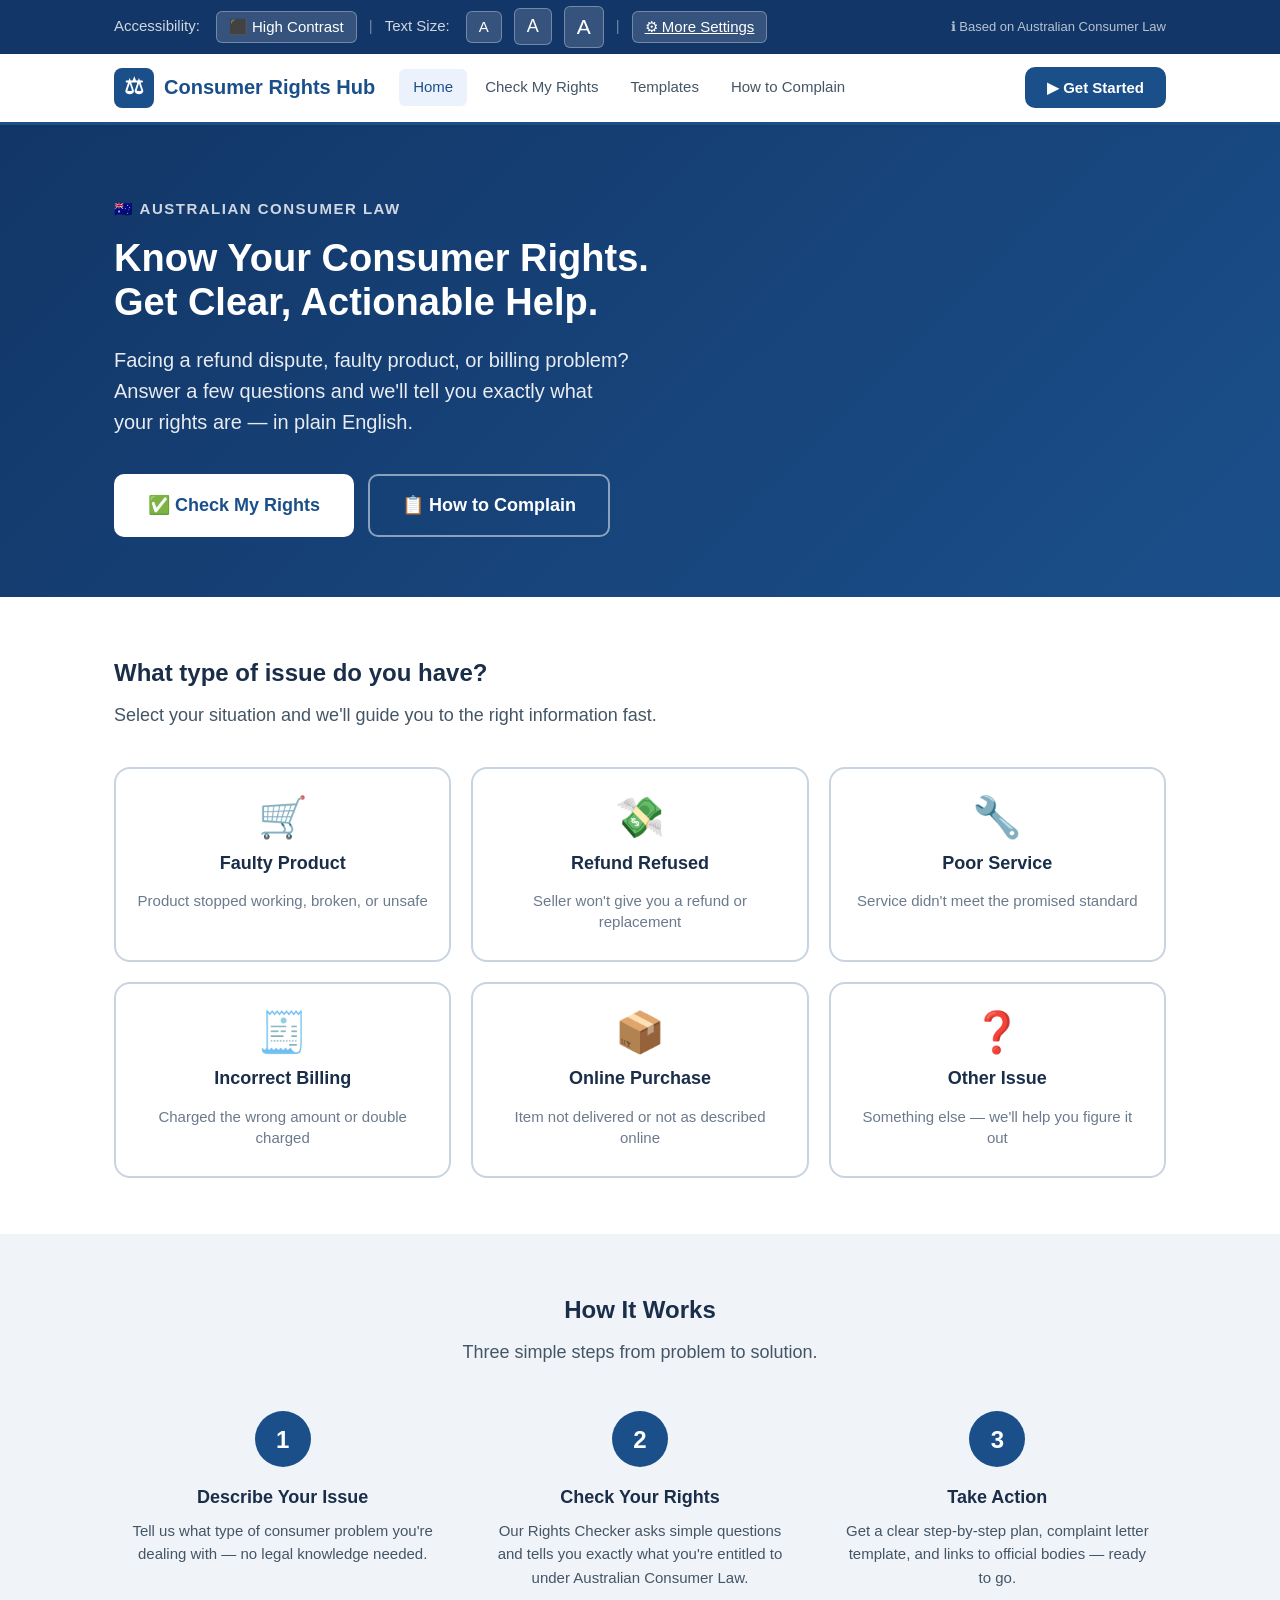
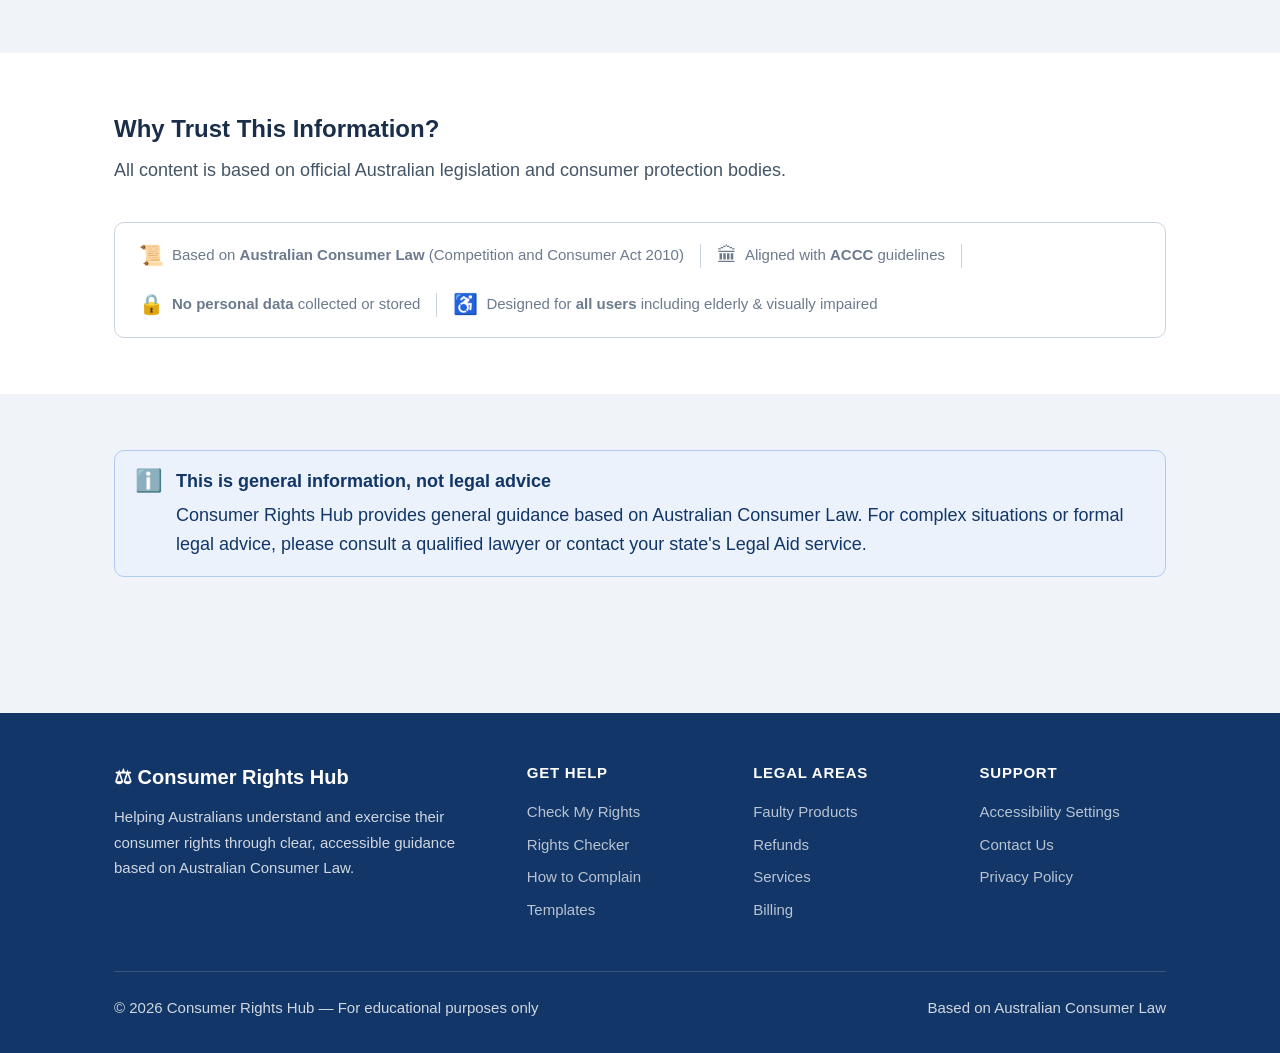
<file: index.html>
<!DOCTYPE html>
<html lang="en">
<head>
  <meta charset="UTF-8" />
  <meta name="viewport" content="width=device-width, initial-scale=1.0" />
  <title>Consumer Rights Hub — Know Your Rights</title>
  <link rel="stylesheet" href="css/style.css" />
</head>
<body>

<!-- Skip Navigation -->
<a class="skip-link" href="#main-content">Skip to main content</a>

<!-- Accessibility Bar -->
<div class="a11y-bar" role="toolbar" aria-label="Accessibility settings">
  <div class="inner">
    <span class="label">Accessibility:</span>
    <button class="a11y-btn" id="btn-contrast" onclick="toggleContrast()" aria-label="Toggle high contrast mode">
      ⬛ High Contrast
    </button>
    <span class="a11y-separator" aria-hidden="true">|</span>
    <span class="label">Text Size:</span>
    <button class="a11y-btn" data-size="default" onclick="setTextSize('default')" aria-label="Default text size">A</button>
    <button class="a11y-btn" data-size="lg"      onclick="setTextSize('lg')"      aria-label="Large text size" style="font-size:18px">A</button>
    <button class="a11y-btn" data-size="xl"      onclick="setTextSize('xl')"      aria-label="Extra large text size" style="font-size:21px">A</button>
    <span class="a11y-separator" aria-hidden="true">|</span>
    <a class="a11y-btn" href="accessibility.html" aria-label="All accessibility settings">⚙ More Settings</a>
    <div class="spacer"></div>
    <span style="opacity:.7;font-size:13px;">ℹ Based on Australian Consumer Law</span>
  </div>
</div>

<!-- Header -->
<header class="site-header" role="banner">
  <div class="inner">
    <a class="site-logo" href="index.html" aria-label="Consumer Rights Hub home">
      <div class="logo-icon" aria-hidden="true">⚖</div>
      Consumer Rights Hub
    </a>
    <nav class="site-nav" role="navigation" aria-label="Main navigation">
      <a href="index.html" class="active">Home</a>
      <a href="issue-classifier.html">Check My Rights</a>
      <a href="templates.html">Templates</a>
      <a href="complaint-pathway.html">How to Complain</a>
    </nav>
    <a href="issue-classifier.html" class="btn btn-primary btn-sm header-cta">
      ▶ Get Started
    </a>
  </div>
</header>

<!-- Hero Section -->
<section class="hero" aria-labelledby="hero-heading">
  <div class="inner">
    <p class="hero-eyebrow" aria-hidden="true">🇦🇺 Australian Consumer Law</p>
    <h1 id="hero-heading">Know Your Consumer Rights.<br>Get Clear, Actionable Help.</h1>
    <p class="sub">
      Facing a refund dispute, faulty product, or billing problem?
      Answer a few questions and we'll tell you exactly what your rights are — in plain English.
    </p>
    <div class="hero-actions">
      <a href="issue-classifier.html" class="btn-hero-primary">
        ✅ Check My Rights
      </a>
      <a href="complaint-pathway.html" class="btn-hero-outline">
        📋 How to Complain
      </a>
    </div>
  </div>
</section>

<!-- Main Content -->
<main id="main-content">

  <!-- Quick Issue Access -->
  <section class="section section-bg" aria-labelledby="issues-heading">
    <div class="section-inner">
      <h2 class="section-title" id="issues-heading">What type of issue do you have?</h2>
      <p class="section-sub">Select your situation and we'll guide you to the right information fast.</p>
      <div class="grid-3">

        <a href="issue-classifier.html?issue=faulty" class="issue-card" role="button" aria-label="Faulty or defective product issue">
          <div class="icon" aria-hidden="true">🛒</div>
          <div class="name">Faulty Product</div>
          <div class="hint">Product stopped working, broken, or unsafe</div>
        </a>

        <a href="issue-classifier.html?issue=refund" class="issue-card" role="button" aria-label="Refund refused issue">
          <div class="icon" aria-hidden="true">💸</div>
          <div class="name">Refund Refused</div>
          <div class="hint">Seller won't give you a refund or replacement</div>
        </a>

        <a href="issue-classifier.html?issue=service" class="issue-card" role="button" aria-label="Poor service issue">
          <div class="icon" aria-hidden="true">🔧</div>
          <div class="name">Poor Service</div>
          <div class="hint">Service didn't meet the promised standard</div>
        </a>

        <a href="issue-classifier.html?issue=billing" class="issue-card" role="button" aria-label="Incorrect billing issue">
          <div class="icon" aria-hidden="true">🧾</div>
          <div class="name">Incorrect Billing</div>
          <div class="hint">Charged the wrong amount or double charged</div>
        </a>

        <a href="issue-classifier.html?issue=online" class="issue-card" role="button" aria-label="Online purchase issue">
          <div class="icon" aria-hidden="true">📦</div>
          <div class="name">Online Purchase</div>
          <div class="hint">Item not delivered or not as described online</div>
        </a>

        <a href="issue-classifier.html?issue=other" class="issue-card" role="button" aria-label="Other consumer issue">
          <div class="icon" aria-hidden="true">❓</div>
          <div class="name">Other Issue</div>
          <div class="hint">Something else — we'll help you figure it out</div>
        </a>

      </div>
    </div>
  </section>

  <!-- How It Works -->
  <section class="section" aria-labelledby="how-heading">
    <div class="section-inner">
      <h2 class="section-title text-center" id="how-heading">How It Works</h2>
      <p class="section-sub text-center">Three simple steps from problem to solution.</p>
      <div class="grid-3 mt-3">
        <div class="how-step">
          <div class="num" aria-hidden="true">1</div>
          <h3>Describe Your Issue</h3>
          <p>Tell us what type of consumer problem you're dealing with — no legal knowledge needed.</p>
        </div>
        <div class="how-step">
          <div class="num" aria-hidden="true">2</div>
          <h3>Check Your Rights</h3>
          <p>Our Rights Checker asks simple questions and tells you exactly what you're entitled to under Australian Consumer Law.</p>
        </div>
        <div class="how-step">
          <div class="num" aria-hidden="true">3</div>
          <h3>Take Action</h3>
          <p>Get a clear step-by-step plan, complaint letter template, and links to official bodies — ready to go.</p>
        </div>
      </div>
    </div>
  </section>

  <!-- Trust & Credibility Bar -->
  <section class="section section-bg" aria-label="Trust and credibility information">
    <div class="section-inner">
      <h2 class="section-title" id="trust-heading">Why Trust This Information?</h2>
      <p class="section-sub">All content is based on official Australian legislation and consumer protection bodies.</p>
      <div class="trust-bar" role="list">
        <div class="trust-badge" role="listitem">
          <span class="icon" aria-hidden="true">📜</span>
          <span>Based on <strong>Australian Consumer Law</strong> (Competition and Consumer Act 2010)</span>
        </div>
        <div class="trust-divider" aria-hidden="true"></div>
        <div class="trust-badge" role="listitem">
          <span class="icon" aria-hidden="true">🏛</span>
          <span>Aligned with <strong>ACCC</strong> guidelines</span>
        </div>
        <div class="trust-divider" aria-hidden="true"></div>
        <div class="trust-badge" role="listitem">
          <span class="icon" aria-hidden="true">🔒</span>
          <span><strong>No personal data</strong> collected or stored</span>
        </div>
        <div class="trust-divider" aria-hidden="true"></div>
        <div class="trust-badge" role="listitem">
          <span class="icon" aria-hidden="true">♿</span>
          <span>Designed for <strong>all users</strong> including elderly &amp; visually impaired</span>
        </div>
      </div>
    </div>
  </section>

  <!-- Alert — Not Legal Advice -->
  <section class="section" aria-label="Legal disclaimer">
    <div class="section-inner">
      <div class="alert alert-info" role="note">
        <div class="alert-icon" aria-hidden="true">ℹ️</div>
        <div class="alert-body">
          <div class="alert-title">This is general information, not legal advice</div>
          <p>Consumer Rights Hub provides general guidance based on Australian Consumer Law. For complex situations or formal legal advice, please consult a qualified lawyer or contact your state's Legal Aid service.</p>
        </div>
      </div>
    </div>
  </section>

</main>

<!-- Footer -->
<footer class="site-footer" role="contentinfo">
  <div class="inner">
    <div class="footer-grid">
      <div class="footer-brand">
        <h2>⚖ Consumer Rights Hub</h2>
        <p>Helping Australians understand and exercise their consumer rights through clear, accessible guidance based on Australian Consumer Law.</p>
      </div>
      <div class="footer-col">
        <h3>Get Help</h3>
        <a href="issue-classifier.html">Check My Rights</a>
        <a href="rights-checker.html">Rights Checker</a>
        <a href="complaint-pathway.html">How to Complain</a>
        <a href="templates.html">Templates</a>
      </div>
      <div class="footer-col">
        <h3>Legal Areas</h3>
        <a href="issue-classifier.html?issue=faulty">Faulty Products</a>
        <a href="issue-classifier.html?issue=refund">Refunds</a>
        <a href="issue-classifier.html?issue=service">Services</a>
        <a href="issue-classifier.html?issue=billing">Billing</a>
      </div>
      <div class="footer-col">
        <h3>Support</h3>
        <a href="accessibility.html">Accessibility Settings</a>
        <a href="#">Contact Us</a>
        <a href="#">Privacy Policy</a>
      </div>
    </div>
    <div class="footer-bottom">
      <span>© 2026 Consumer Rights Hub — For educational purposes only</span>
      <span>Based on Australian Consumer Law</span>
    </div>
  </div>
</footer>

<script src="js/main.js"></script>
</body>
</html>
</file>
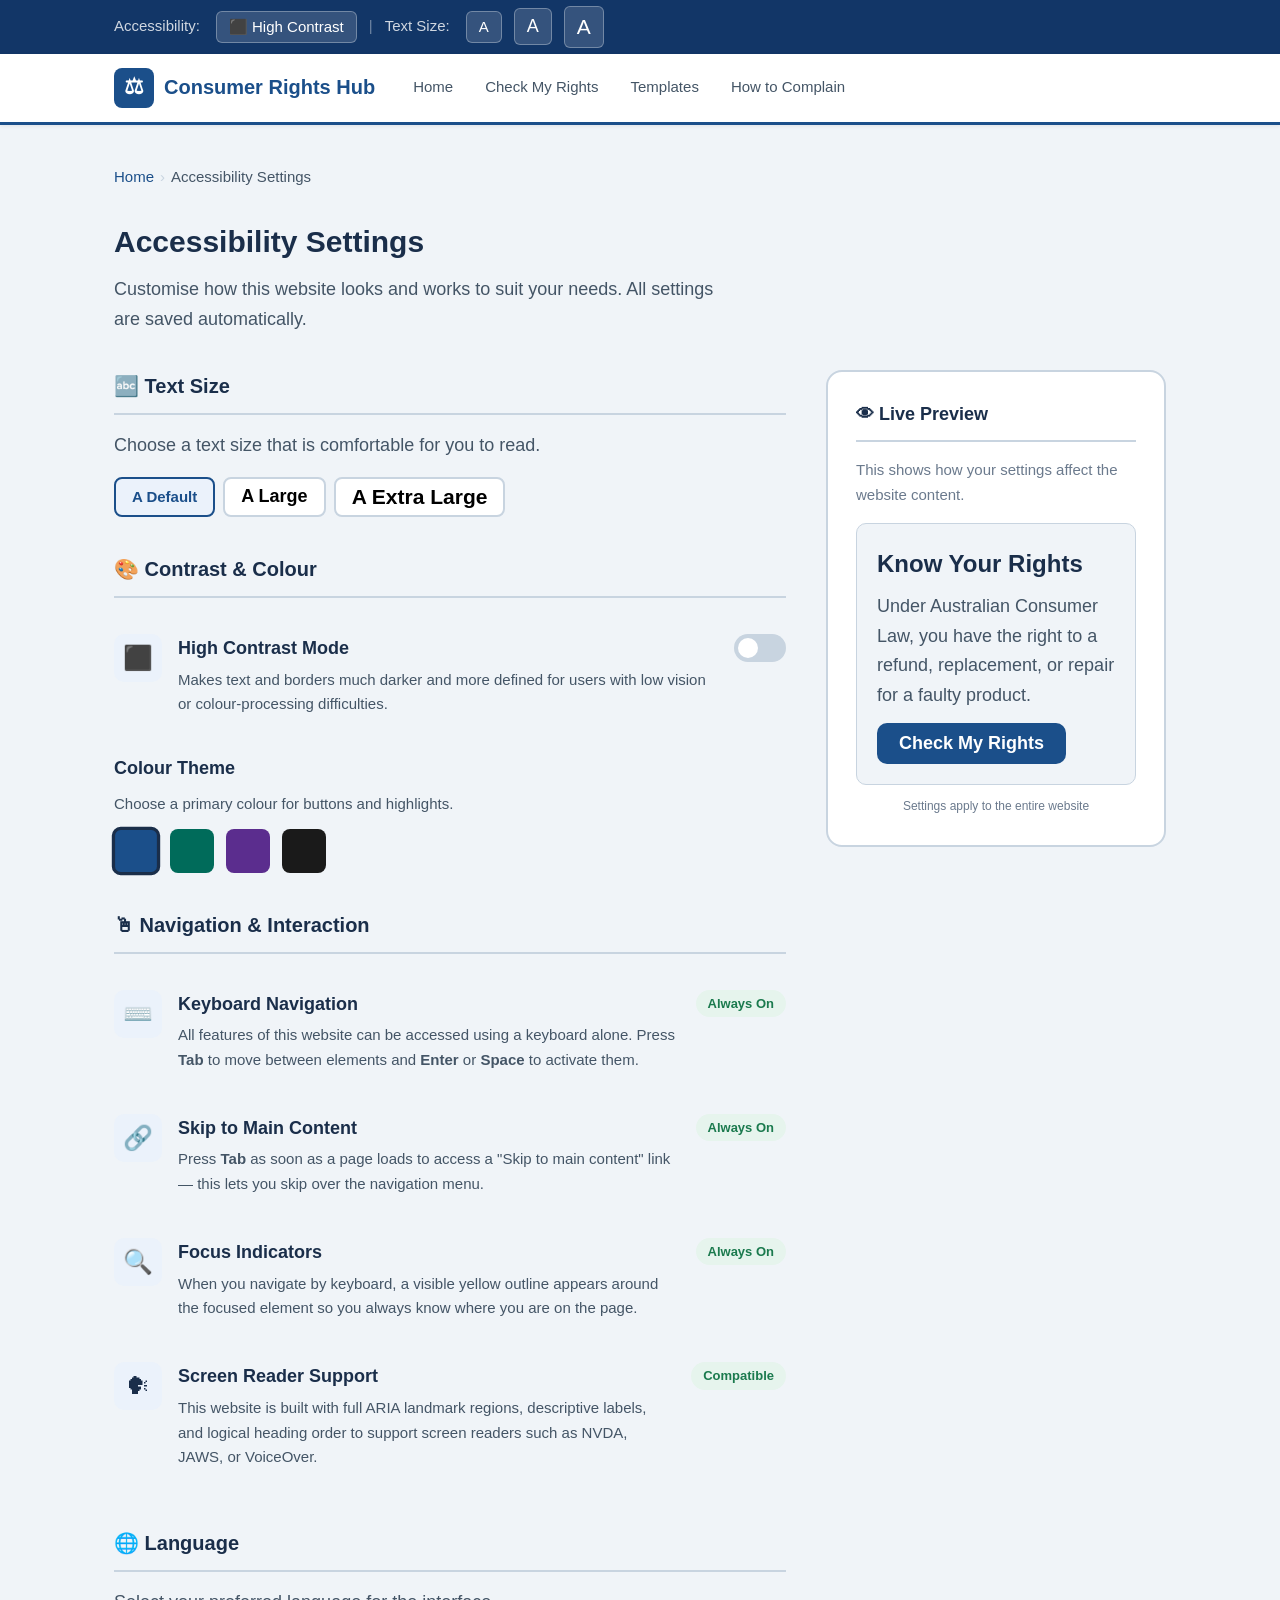
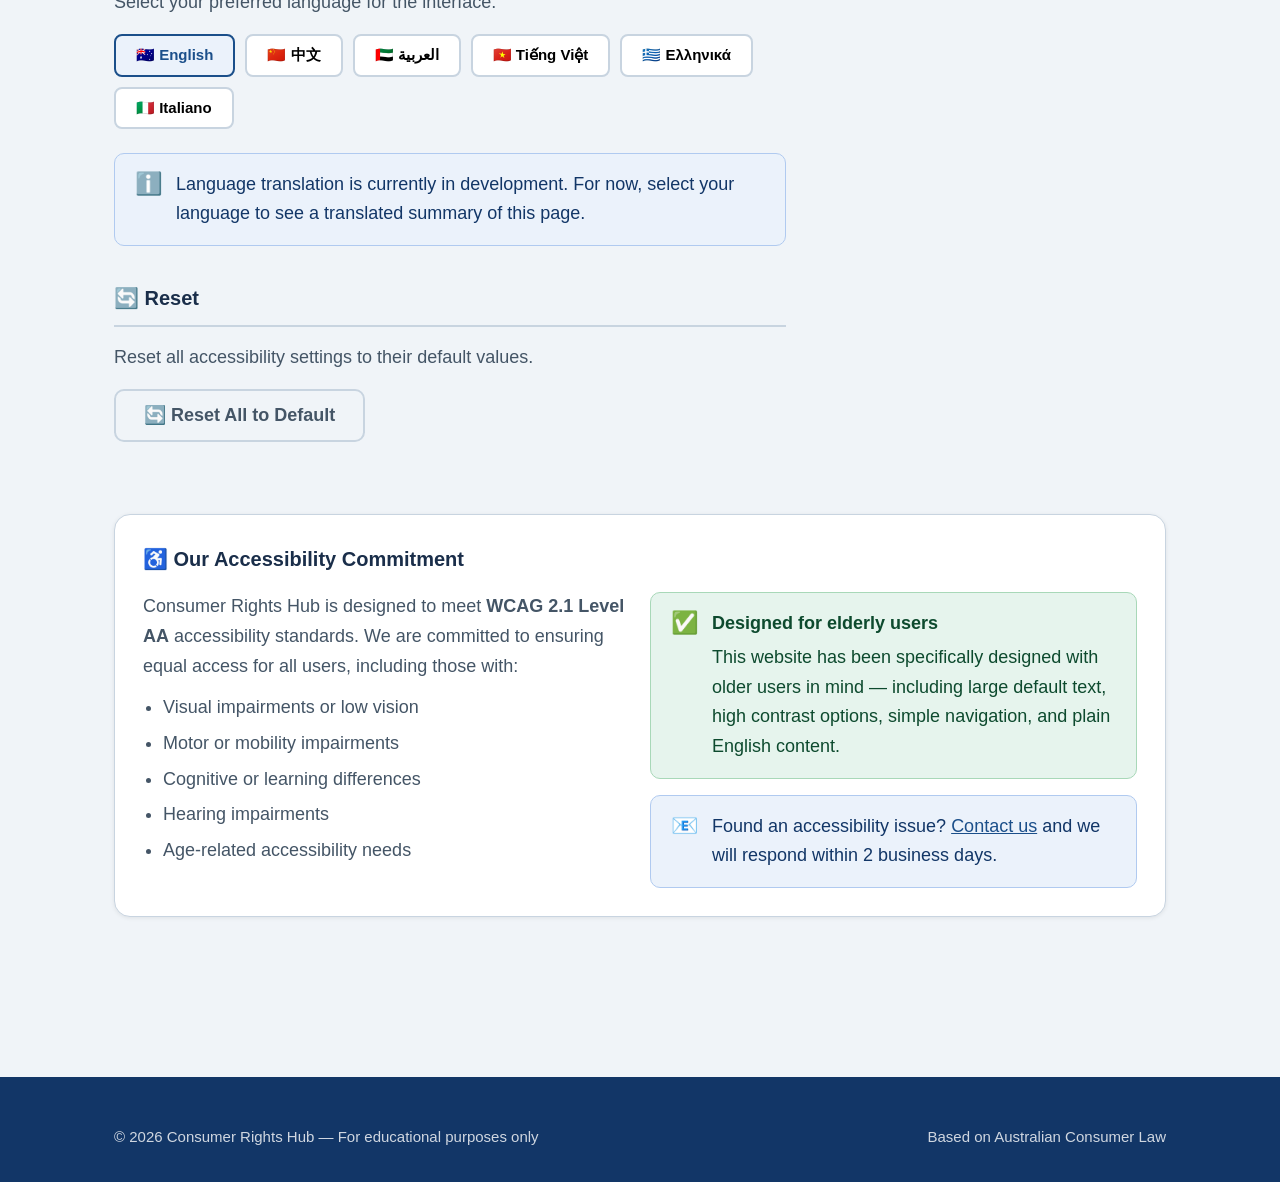
<file: accessibility.html>
<!DOCTYPE html>
<html lang="en">
<head>
  <meta charset="UTF-8" />
  <meta name="viewport" content="width=device-width, initial-scale=1.0" />
  <title>Accessibility Settings — Consumer Rights Hub</title>
  <link rel="stylesheet" href="css/style.css" />
  <style>
    .preview-panel {
      background: var(--white);
      border: 2px solid var(--border);
      border-radius: var(--radius-lg);
      padding: 28px;
      position: sticky;
      top: 100px;
    }
    .preview-panel h3 {
      font-size: var(--font-base);
      font-weight: 700;
      margin-bottom: 16px;
      padding-bottom: 10px;
      border-bottom: 2px solid var(--border);
    }
    .preview-sample {
      background: var(--bg);
      border: 1px solid var(--border);
      border-radius: var(--radius);
      padding: 20px;
    }
    .preview-heading { font-size: var(--font-xl); font-weight: 700; margin-bottom: 8px; color: var(--text-primary); }
    .preview-body { font-size: var(--font-base); color: var(--text-secondary); margin-bottom: 12px; }
    .preview-btn {
      background: var(--primary);
      color: white;
      border: none;
      border-radius: var(--radius);
      padding: 10px 22px;
      font-size: var(--font-base);
      font-weight: 600;
      cursor: pointer;
    }
    .color-options { display: flex; gap: 12px; flex-wrap: wrap; margin-top: 8px; }
    .color-swatch {
      width: 44px;
      height: 44px;
      border-radius: 8px;
      border: 3px solid transparent;
      cursor: pointer;
      transition: all .2s;
    }
    .color-swatch.active { border-color: var(--text-primary); transform: scale(1.1); }
    .color-swatch:focus-visible { outline: 3px solid var(--accent); }
    .swatch-default  { background: #1B4F8A; }
    .swatch-teal     { background: #006B5A; }
    .swatch-purple   { background: #5B2D8E; }
    .swatch-black    { background: #1A1A1A; }
    .lang-btn {
      padding: 10px 20px;
      border: 2px solid var(--border);
      border-radius: 8px;
      background: var(--white);
      cursor: pointer;
      font-size: var(--font-sm);
      font-weight: 600;
      transition: all .2s;
    }
    .lang-btn.active, .lang-btn:hover {
      border-color: var(--primary);
      background: var(--primary-light);
      color: var(--primary);
    }
    .feature-row {
      display: flex;
      align-items: flex-start;
      gap: 16px;
      padding: 20px 0;
      border-bottom: 1px solid var(--bg);
    }
    .feature-icon {
      width: 48px;
      height: 48px;
      background: var(--primary-light);
      border-radius: var(--radius);
      display: flex;
      align-items: center;
      justify-content: center;
      font-size: 24px;
      flex-shrink: 0;
    }
    .feature-text { flex: 1; }
    .feature-text h3 { font-size: var(--font-base); font-weight: 700; margin-bottom: 4px; }
    .feature-text p { font-size: var(--font-sm); color: var(--text-secondary); }
    .feature-control { display: flex; align-items: center; }
  </style>
</head>
<body>

<a class="skip-link" href="#main-content">Skip to main content</a>

<!-- Accessibility Bar -->
<div class="a11y-bar" role="toolbar" aria-label="Accessibility settings">
  <div class="inner">
    <span class="label">Accessibility:</span>
    <button class="a11y-btn" id="btn-contrast" onclick="toggleContrast()">⬛ High Contrast</button>
    <span class="a11y-separator" aria-hidden="true">|</span>
    <span class="label">Text Size:</span>
    <button class="a11y-btn" data-size="default" onclick="setTextSize('default')">A</button>
    <button class="a11y-btn" data-size="lg"      onclick="setTextSize('lg')" style="font-size:18px">A</button>
    <button class="a11y-btn" data-size="xl"      onclick="setTextSize('xl')" style="font-size:21px">A</button>
  </div>
</div>

<!-- Header -->
<header class="site-header" role="banner">
  <div class="inner">
    <a class="site-logo" href="index.html" aria-label="Consumer Rights Hub home">
      <div class="logo-icon" aria-hidden="true">⚖</div>
      Consumer Rights Hub
    </a>
    <nav class="site-nav" role="navigation" aria-label="Main navigation">
      <a href="index.html">Home</a>
      <a href="issue-classifier.html">Check My Rights</a>
      <a href="templates.html">Templates</a>
      <a href="complaint-pathway.html">How to Complain</a>
    </nav>
  </div>
</header>

<main id="main-content">
  <div class="page-wrap">

    <!-- Breadcrumb -->
    <nav class="breadcrumb" aria-label="Breadcrumb">
      <a href="index.html">Home</a>
      <span class="sep" aria-hidden="true">›</span>
      <span class="current" aria-current="page">Accessibility Settings</span>
    </nav>

    <h1 class="page-title">Accessibility Settings</h1>
    <p class="page-subtitle">
      Customise how this website looks and works to suit your needs. All settings are saved automatically.
    </p>

    <!-- Two column layout -->
    <div style="display:grid; grid-template-columns:1fr 340px; gap:40px; align-items:start;">

      <!-- LEFT: Settings -->
      <div>

        <!-- Text Settings -->
        <section class="settings-section" aria-labelledby="text-settings-heading">
          <h2 id="text-settings-heading">🔤 Text Size</h2>
          <p style="color:var(--text-secondary); margin-bottom:16px;">Choose a text size that is comfortable for you to read.</p>
          <div class="font-size-btns" role="radiogroup" aria-label="Text size options">
            <button class="font-size-btn" data-size="default" onclick="setTextSize('default')" aria-label="Default text size" style="font-size:15px">A Default</button>
            <button class="font-size-btn" data-size="lg"      onclick="setTextSize('lg')"      aria-label="Large text size"   style="font-size:18px">A Large</button>
            <button class="font-size-btn" data-size="xl"      onclick="setTextSize('xl')"      aria-label="Extra large text"  style="font-size:21px">A Extra Large</button>
          </div>
        </section>

        <!-- Contrast Settings -->
        <section class="settings-section" aria-labelledby="contrast-settings-heading">
          <h2 id="contrast-settings-heading">🎨 Contrast &amp; Colour</h2>

          <div class="feature-row">
            <div class="feature-icon" aria-hidden="true">⬛</div>
            <div class="feature-text">
              <h3>High Contrast Mode</h3>
              <p>Makes text and borders much darker and more defined for users with low vision or colour-processing difficulties.</p>
            </div>
            <div class="feature-control">
              <label class="toggle-switch" aria-label="Toggle high contrast mode">
                <input type="checkbox" id="setting-contrast" onchange="toggleContrast()" />
                <span class="toggle-slider"></span>
              </label>
            </div>
          </div>

          <div style="margin-top:16px;">
            <p style="font-weight:600; margin-bottom:8px;">Colour Theme</p>
            <p style="font-size:var(--font-sm); color:var(--text-secondary); margin-bottom:12px;">Choose a primary colour for buttons and highlights.</p>
            <div class="color-options" role="radiogroup" aria-label="Colour theme options">
              <button class="color-swatch swatch-default active" onclick="setTheme('default', this)" aria-label="Default blue theme" title="Default Blue"></button>
              <button class="color-swatch swatch-teal"           onclick="setTheme('teal', this)"    aria-label="Teal theme"         title="Teal"></button>
              <button class="color-swatch swatch-purple"         onclick="setTheme('purple', this)"  aria-label="Purple theme"       title="Purple"></button>
              <button class="color-swatch swatch-black"          onclick="setTheme('black', this)"   aria-label="Black theme"        title="High Contrast Black"></button>
            </div>
          </div>
        </section>

        <!-- Navigation -->
        <section class="settings-section" aria-labelledby="nav-settings-heading">
          <h2 id="nav-settings-heading">🖱 Navigation &amp; Interaction</h2>

          <div class="feature-row">
            <div class="feature-icon" aria-hidden="true">⌨️</div>
            <div class="feature-text">
              <h3>Keyboard Navigation</h3>
              <p>All features of this website can be accessed using a keyboard alone. Press <strong>Tab</strong> to move between elements and <strong>Enter</strong> or <strong>Space</strong> to activate them.</p>
            </div>
            <div class="feature-control">
              <span class="tag tag-success">Always On</span>
            </div>
          </div>

          <div class="feature-row">
            <div class="feature-icon" aria-hidden="true">🔗</div>
            <div class="feature-text">
              <h3>Skip to Main Content</h3>
              <p>Press <strong>Tab</strong> as soon as a page loads to access a "Skip to main content" link — this lets you skip over the navigation menu.</p>
            </div>
            <div class="feature-control">
              <span class="tag tag-success">Always On</span>
            </div>
          </div>

          <div class="feature-row">
            <div class="feature-icon" aria-hidden="true">🔍</div>
            <div class="feature-text">
              <h3>Focus Indicators</h3>
              <p>When you navigate by keyboard, a visible yellow outline appears around the focused element so you always know where you are on the page.</p>
            </div>
            <div class="feature-control">
              <span class="tag tag-success">Always On</span>
            </div>
          </div>

          <div class="feature-row">
            <div class="feature-icon" aria-hidden="true">🗣</div>
            <div class="feature-text">
              <h3>Screen Reader Support</h3>
              <p>This website is built with full ARIA landmark regions, descriptive labels, and logical heading order to support screen readers such as NVDA, JAWS, or VoiceOver.</p>
            </div>
            <div class="feature-control">
              <span class="tag tag-success">Compatible</span>
            </div>
          </div>

        </section>

        <!-- Language -->
        <section class="settings-section" aria-labelledby="lang-settings-heading">
          <h2 id="lang-settings-heading">🌐 Language</h2>
          <p style="color:var(--text-secondary); margin-bottom:16px;">Select your preferred language for the interface.</p>
          <div style="display:flex; gap:10px; flex-wrap:wrap;" role="radiogroup" aria-label="Language selection">
            <button class="lang-btn active" onclick="setLang('en', this)" aria-label="English, currently selected" aria-pressed="true">🇦🇺 English</button>
            <button class="lang-btn" onclick="setLang('zh', this)" aria-label="Chinese Simplified">🇨🇳 中文</button>
            <button class="lang-btn" onclick="setLang('ar', this)" aria-label="Arabic">🇦🇪 العربية</button>
            <button class="lang-btn" onclick="setLang('vi', this)" aria-label="Vietnamese">🇻🇳 Tiếng Việt</button>
            <button class="lang-btn" onclick="setLang('el', this)" aria-label="Greek">🇬🇷 Ελληνικά</button>
            <button class="lang-btn" onclick="setLang('it', this)" aria-label="Italian">🇮🇹 Italiano</button>
          </div>
          <div class="alert alert-info mt-3" role="note">
            <div class="alert-icon" aria-hidden="true">ℹ️</div>
            <div class="alert-body">
              <p>Language translation is currently in development. For now, select your language to see a translated summary of this page.</p>
            </div>
          </div>
        </section>

        <!-- Reset -->
        <section class="settings-section" aria-labelledby="reset-heading">
          <h2 id="reset-heading">🔄 Reset</h2>
          <p style="color:var(--text-secondary); margin-bottom:16px;">Reset all accessibility settings to their default values.</p>
          <button class="btn btn-ghost" onclick="resetAll()" aria-label="Reset all accessibility settings to default">
            🔄 Reset All to Default
          </button>
        </section>

      </div>

      <!-- RIGHT: Live Preview -->
      <aside role="complementary" aria-label="Live preview of settings">
        <div class="preview-panel">
          <h3>👁 Live Preview</h3>
          <p style="font-size:var(--font-sm); color:var(--text-muted); margin-bottom:16px;">This shows how your settings affect the website content.</p>
          <div class="preview-sample">
            <div class="preview-heading">Know Your Rights</div>
            <div class="preview-body">Under Australian Consumer Law, you have the right to a refund, replacement, or repair for a faulty product.</div>
            <button class="preview-btn">Check My Rights</button>
          </div>
          <p style="font-size:12px; color:var(--text-muted); margin-top:12px; text-align:center;">
            Settings apply to the entire website
          </p>
        </div>
      </aside>

    </div>

    <!-- WCAG Information -->
    <div class="card mt-4" role="region" aria-labelledby="wcag-heading">
      <h2 id="wcag-heading" style="font-size:var(--font-lg); font-weight:700; margin-bottom:16px;">
        ♿ Our Accessibility Commitment
      </h2>
      <div class="grid-2">
        <div>
          <p style="margin-bottom:12px; color:var(--text-secondary);">
            Consumer Rights Hub is designed to meet <strong>WCAG 2.1 Level AA</strong> accessibility standards. We are committed to ensuring equal access for all users, including those with:
          </p>
          <ul style="padding-left:20px; color:var(--text-secondary); display:flex; flex-direction:column; gap:6px;">
            <li>Visual impairments or low vision</li>
            <li>Motor or mobility impairments</li>
            <li>Cognitive or learning differences</li>
            <li>Hearing impairments</li>
            <li>Age-related accessibility needs</li>
          </ul>
        </div>
        <div>
          <div class="alert alert-success" role="note">
            <div class="alert-icon" aria-hidden="true">✅</div>
            <div class="alert-body">
              <div class="alert-title">Designed for elderly users</div>
              <p>This website has been specifically designed with older users in mind — including large default text, high contrast options, simple navigation, and plain English content.</p>
            </div>
          </div>
          <div class="alert alert-info mt-2" role="note">
            <div class="alert-icon" aria-hidden="true">📧</div>
            <div class="alert-body">
              <p>Found an accessibility issue? <a href="#">Contact us</a> and we will respond within 2 business days.</p>
            </div>
          </div>
        </div>
      </div>
    </div>

  </div>
</main>

<!-- Footer -->
<footer class="site-footer" role="contentinfo">
  <div class="inner">
    <div class="footer-bottom" style="border-top:none;padding-top:0;">
      <span>© 2026 Consumer Rights Hub — For educational purposes only</span>
      <span>Based on Australian Consumer Law</span>
    </div>
  </div>
</footer>

<script src="js/main.js"></script>
<script>
  function setTheme(theme, btn) {
    document.querySelectorAll('.color-swatch').forEach(s => s.classList.remove('active'));
    btn.classList.add('active');
    // In a full implementation, this would switch CSS variable values
    localStorage.setItem('crh-theme', theme);
    // Demo feedback
    const el = document.createElement('div');
    el.textContent = 'Theme "' + btn.title + '" selected. Full theme switching coming soon.';
    el.style.cssText = 'position:fixed;bottom:24px;left:50%;transform:translateX(-50%);background:var(--text-primary);color:white;padding:12px 24px;border-radius:8px;z-index:9999;font-size:var(--font-sm);';
    document.body.appendChild(el);
    setTimeout(() => el.remove(), 2500);
  }

  function setLang(lang, btn) {
    document.querySelectorAll('.lang-btn').forEach(b => { b.classList.remove('active'); b.setAttribute('aria-pressed', 'false'); });
    btn.classList.add('active');
    btn.setAttribute('aria-pressed', 'true');
    localStorage.setItem('crh-lang', lang);
    if (lang !== 'en') {
      const el = document.createElement('div');
      el.textContent = 'Language translation is in development. Thank you for your patience!';
      el.style.cssText = 'position:fixed;bottom:24px;left:50%;transform:translateX(-50%);background:var(--primary);color:white;padding:12px 24px;border-radius:8px;z-index:9999;font-size:var(--font-sm);';
      document.body.appendChild(el);
      setTimeout(() => el.remove(), 3000);
    }
  }

  function resetAll() {
    localStorage.removeItem('crh-contrast');
    localStorage.removeItem('crh-textsize');
    localStorage.removeItem('crh-theme');
    document.body.classList.remove('high-contrast', 'text-lg', 'text-xl');
    document.querySelectorAll('.font-size-btn').forEach(b => b.classList.remove('active'));
    document.querySelector('.font-size-btn[data-size="default"]')?.classList.add('active');
    document.querySelectorAll('.color-swatch').forEach(s => s.classList.remove('active'));
    document.querySelector('.swatch-default')?.classList.add('active');
    const contrastToggle = document.getElementById('setting-contrast');
    if (contrastToggle) contrastToggle.checked = false;
    const el = document.createElement('div');
    el.textContent = '✓ All settings reset to default.';
    el.style.cssText = 'position:fixed;bottom:24px;left:50%;transform:translateX(-50%);background:var(--success);color:white;padding:12px 24px;border-radius:8px;z-index:9999;font-size:var(--font-sm);';
    document.body.appendChild(el);
    setTimeout(() => el.remove(), 2500);
  }

  // Sync font size buttons with current state
  document.addEventListener('DOMContentLoaded', function() {
    const size = localStorage.getItem('crh-textsize') || 'default';
    document.querySelectorAll('.font-size-btn').forEach(b => {
      b.classList.toggle('active', b.dataset.size === size);
    });
  });
</script>
</body>
</html>
</file>
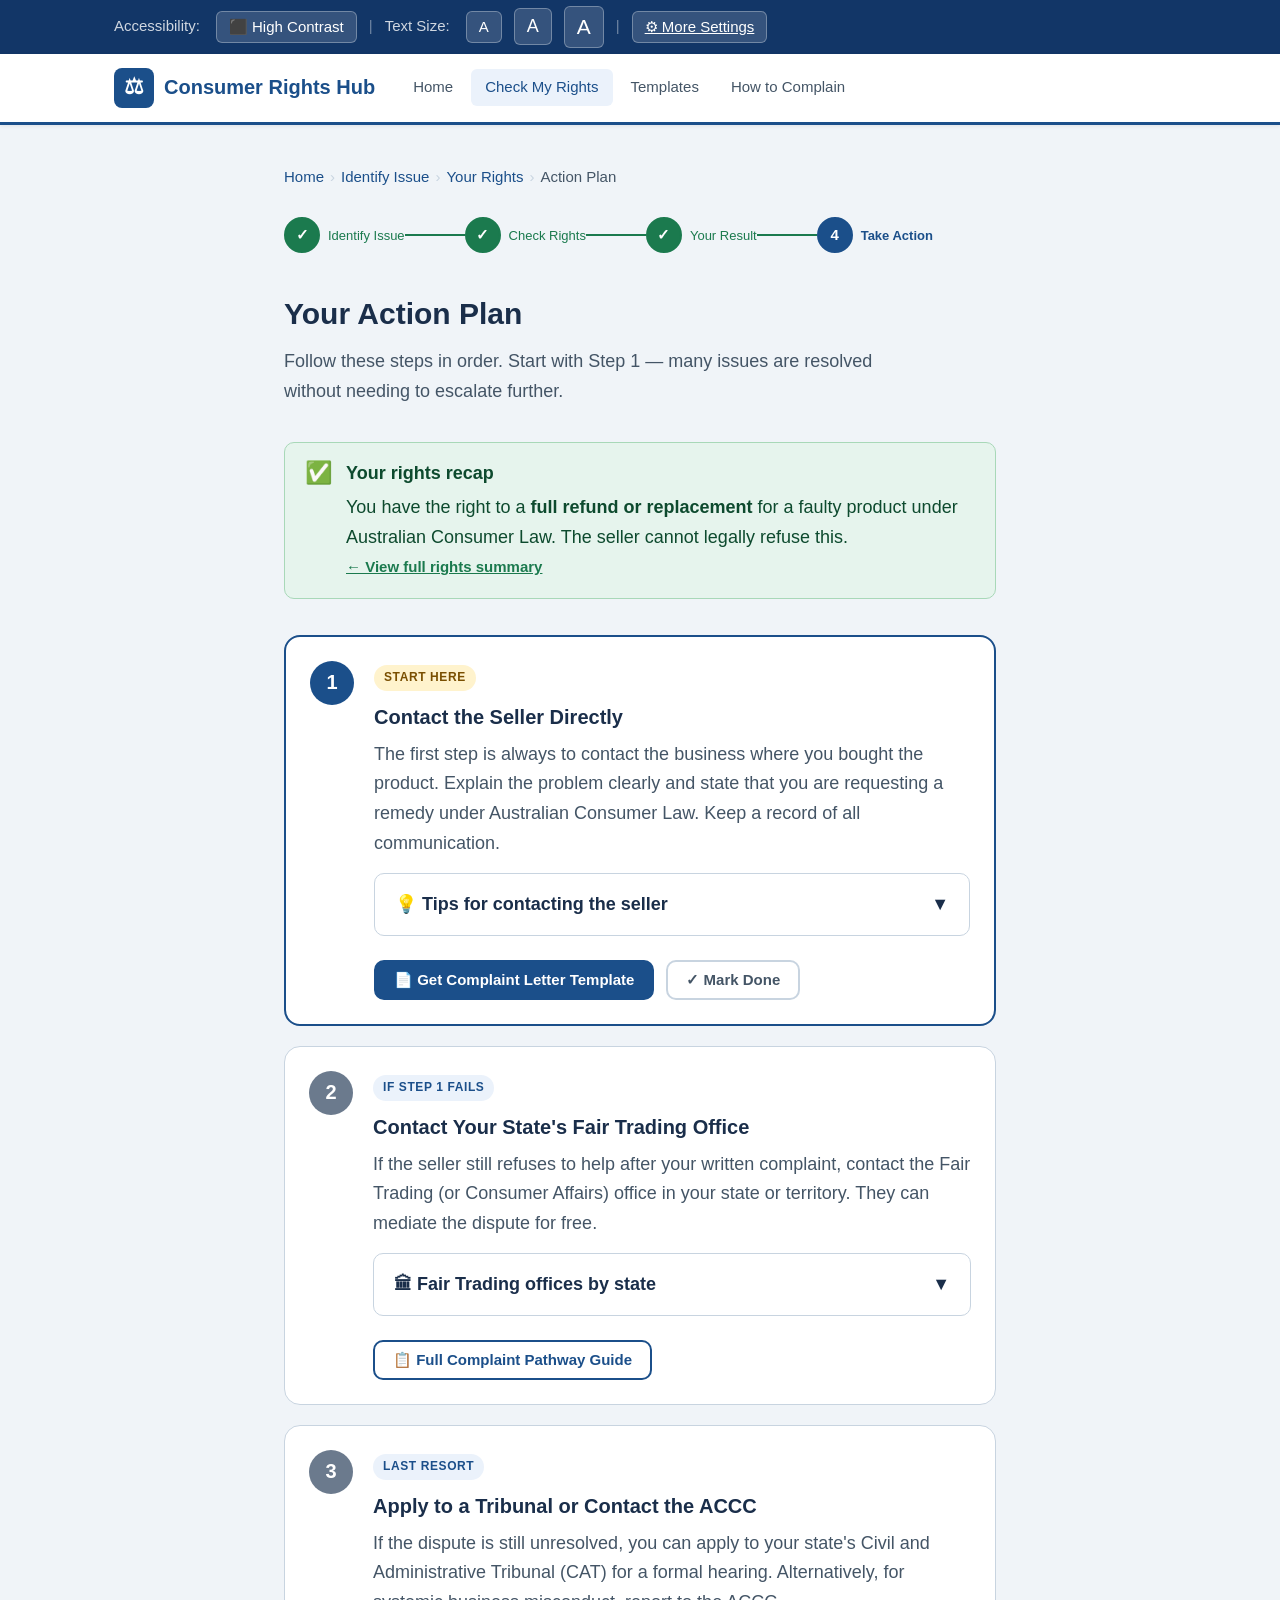
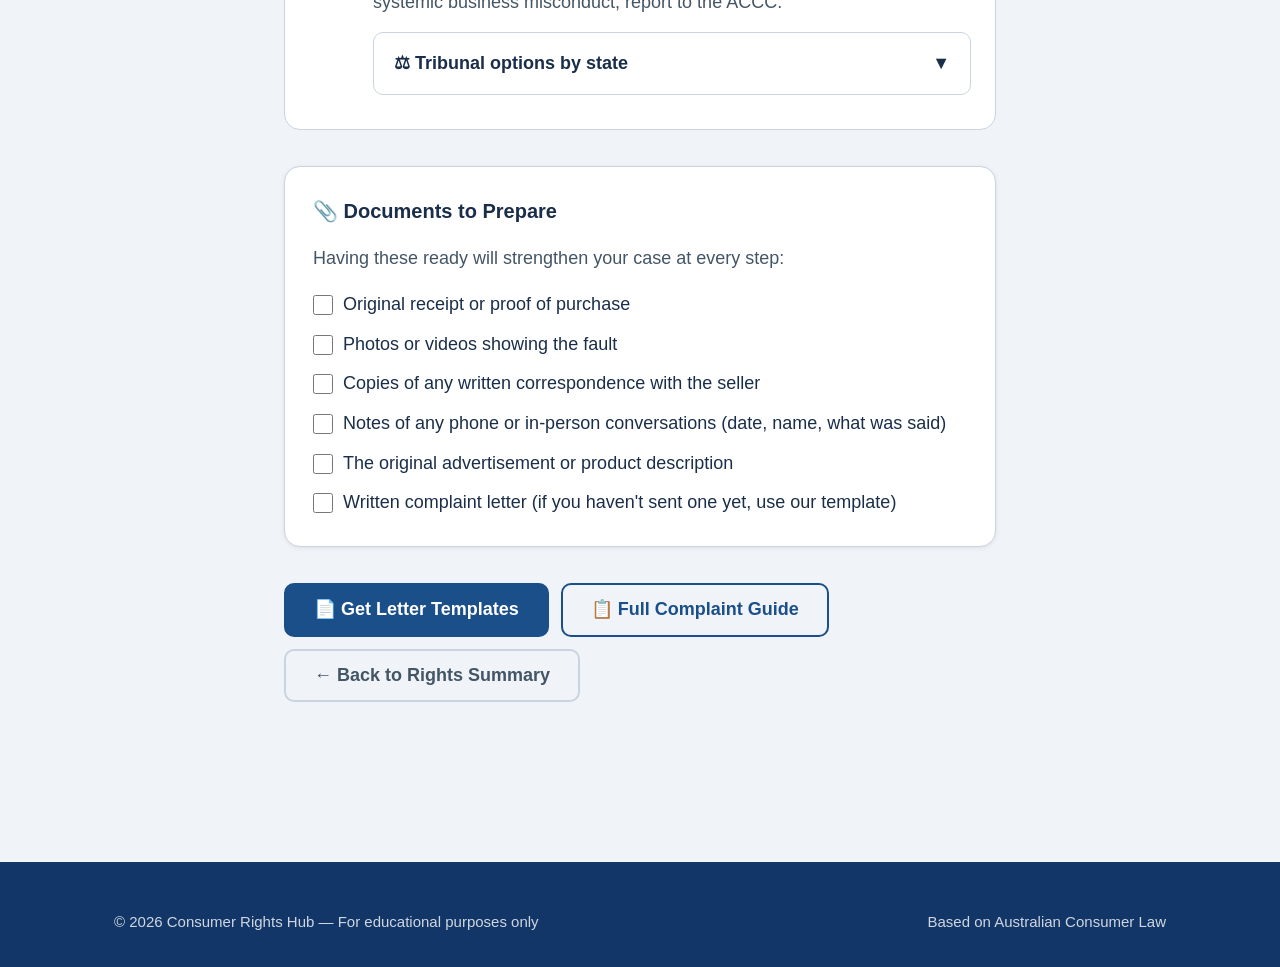
<file: action.html>
<!DOCTYPE html>
<html lang="en">
<head>
  <meta charset="UTF-8" />
  <meta name="viewport" content="width=device-width, initial-scale=1.0" />
  <title>Your Action Plan — Consumer Rights Hub</title>
  <link rel="stylesheet" href="css/style.css" />
</head>
<body>

<a class="skip-link" href="#main-content">Skip to main content</a>

<!-- Accessibility Bar -->
<div class="a11y-bar" role="toolbar" aria-label="Accessibility settings">
  <div class="inner">
    <span class="label">Accessibility:</span>
    <button class="a11y-btn" id="btn-contrast" onclick="toggleContrast()">⬛ High Contrast</button>
    <span class="a11y-separator" aria-hidden="true">|</span>
    <span class="label">Text Size:</span>
    <button class="a11y-btn" data-size="default" onclick="setTextSize('default')">A</button>
    <button class="a11y-btn" data-size="lg"      onclick="setTextSize('lg')" style="font-size:18px">A</button>
    <button class="a11y-btn" data-size="xl"      onclick="setTextSize('xl')" style="font-size:21px">A</button>
    <span class="a11y-separator" aria-hidden="true">|</span>
    <a class="a11y-btn" href="accessibility.html">⚙ More Settings</a>
  </div>
</div>

<!-- Header -->
<header class="site-header" role="banner">
  <div class="inner">
    <a class="site-logo" href="index.html" aria-label="Consumer Rights Hub home">
      <div class="logo-icon" aria-hidden="true">⚖</div>
      Consumer Rights Hub
    </a>
    <nav class="site-nav" role="navigation" aria-label="Main navigation">
      <a href="index.html">Home</a>
      <a href="issue-classifier.html" class="active">Check My Rights</a>
      <a href="templates.html">Templates</a>
      <a href="complaint-pathway.html">How to Complain</a>
    </nav>
  </div>
</header>

<main id="main-content">
  <div class="page-wrap narrow">

    <!-- Breadcrumb -->
    <nav class="breadcrumb" aria-label="Breadcrumb">
      <a href="index.html">Home</a>
      <span class="sep" aria-hidden="true">›</span>
      <a href="issue-classifier.html">Identify Issue</a>
      <span class="sep" aria-hidden="true">›</span>
      <a href="result.html">Your Rights</a>
      <span class="sep" aria-hidden="true">›</span>
      <span class="current" aria-current="page">Action Plan</span>
    </nav>

    <!-- Flow Steps -->
    <div class="step-row" role="list" aria-label="Progress steps">
      <div class="step-item" role="listitem">
        <div class="step-circle done" aria-label="Step 1 completed">✓</div>
        <span class="step-label done">Identify Issue</span>
      </div>
      <div class="step-connector done" aria-hidden="true"></div>
      <div class="step-item" role="listitem">
        <div class="step-circle done" aria-label="Step 2 completed">✓</div>
        <span class="step-label done">Check Rights</span>
      </div>
      <div class="step-connector done" aria-hidden="true"></div>
      <div class="step-item" role="listitem">
        <div class="step-circle done" aria-label="Step 3 completed">✓</div>
        <span class="step-label done">Your Result</span>
      </div>
      <div class="step-connector done" aria-hidden="true"></div>
      <div class="step-item" role="listitem">
        <div class="step-circle active" aria-label="Step 4, current: Take Action">4</div>
        <span class="step-label active">Take Action</span>
      </div>
    </div>

    <h1 class="page-title">Your Action Plan</h1>
    <p class="page-subtitle">
      Follow these steps in order. Start with Step 1 — many issues are resolved without needing to escalate further.
    </p>

    <!-- Rights Quick Recap -->
    <div class="alert alert-success mb-4" role="note" aria-label="Rights recap">
      <div class="alert-icon" aria-hidden="true">✅</div>
      <div class="alert-body">
        <div class="alert-title">Your rights recap</div>
        <p>You have the right to a <strong>full refund or replacement</strong> for a faulty product under Australian Consumer Law. The seller cannot legally refuse this.</p>
        <a href="result.html" style="color:var(--success); font-weight:600; font-size:var(--font-sm);">← View full rights summary</a>
      </div>
    </div>

    <!-- Action Steps -->
    <div class="action-steps" role="list" aria-label="Action steps">

      <!-- Step 1 -->
      <div class="action-step current" role="listitem" aria-label="Step 1: Contact the seller">
        <div class="step-num" aria-hidden="true">1</div>
        <div class="step-body">
          <span class="step-tag recommended">Start Here</span>
          <h3>Contact the Seller Directly</h3>
          <p>
            The first step is always to contact the business where you bought the product.
            Explain the problem clearly and state that you are requesting a remedy under Australian Consumer Law.
            Keep a record of all communication.
          </p>
          <div class="accordion-item" style="margin-top:0;">
            <div class="accordion-header" tabindex="0" role="button" aria-expanded="false">
              <span>💡 Tips for contacting the seller</span>
              <span class="chevron" aria-hidden="true">▼</span>
            </div>
            <div class="accordion-body">
              <ul style="padding-left:20px; display:flex; flex-direction:column; gap:8px; color:var(--text-secondary);">
                <li>Put your complaint <strong>in writing</strong> (email or letter) — this creates a paper trail</li>
                <li>Be clear and polite — state the problem, the remedy you want, and a deadline (e.g. 14 days)</li>
                <li>Mention <strong>Australian Consumer Law</strong> specifically in your message</li>
                <li>Keep all receipts, order confirmations, and product photos</li>
                <li>Note the name of anyone you speak to and the date of the conversation</li>
              </ul>
            </div>
          </div>
          <div class="flex-gap mt-3">
            <a href="templates.html" class="btn btn-primary btn-sm">📄 Get Complaint Letter Template</a>
            <button class="btn btn-ghost btn-sm" onclick="markDone(this)" aria-label="Mark step 1 as done">✓ Mark Done</button>
          </div>
        </div>
      </div>

      <!-- Step 2 -->
      <div class="action-step" role="listitem" aria-label="Step 2: Escalate to Fair Trading">
        <div class="step-num" style="background:var(--text-muted);" aria-hidden="true">2</div>
        <div class="step-body">
          <span class="step-tag required">If Step 1 fails</span>
          <h3>Contact Your State's Fair Trading Office</h3>
          <p>
            If the seller still refuses to help after your written complaint, contact the Fair Trading (or Consumer Affairs) office in your state or territory. They can mediate the dispute for free.
          </p>
          <div class="accordion-item" style="margin-top:0;">
            <div class="accordion-header" tabindex="0" role="button" aria-expanded="false">
              <span>🏛 Fair Trading offices by state</span>
              <span class="chevron" aria-hidden="true">▼</span>
            </div>
            <div class="accordion-body">
              <ul style="padding-left:20px; display:flex; flex-direction:column; gap:8px; color:var(--text-secondary);">
                <li><strong>NSW:</strong> NSW Fair Trading — fairtrading.nsw.gov.au</li>
                <li><strong>VIC:</strong> Consumer Affairs Victoria — consumer.vic.gov.au</li>
                <li><strong>QLD:</strong> Office of Fair Trading — fairtrading.qld.gov.au</li>
                <li><strong>SA:</strong> Consumer and Business Services — cbs.sa.gov.au</li>
                <li><strong>WA:</strong> Consumer Protection — commerce.wa.gov.au</li>
                <li><strong>TAS:</strong> Consumer, Building and Occupational Services — cbos.tas.gov.au</li>
                <li><strong>ACT:</strong> Access Canberra — accesscanberra.act.gov.au</li>
                <li><strong>NT:</strong> Consumer Affairs — consumeraffairs.nt.gov.au</li>
              </ul>
            </div>
          </div>
          <div class="flex-gap mt-3">
            <a href="complaint-pathway.html" class="btn btn-outline btn-sm">📋 Full Complaint Pathway Guide</a>
          </div>
        </div>
      </div>

      <!-- Step 3 -->
      <div class="action-step" role="listitem" aria-label="Step 3: Tribunal or ACCC">
        <div class="step-num" style="background:var(--text-muted);" aria-hidden="true">3</div>
        <div class="step-body">
          <span class="step-tag required">Last Resort</span>
          <h3>Apply to a Tribunal or Contact the ACCC</h3>
          <p>
            If the dispute is still unresolved, you can apply to your state's Civil and Administrative Tribunal (CAT) for a formal hearing. Alternatively, for systemic business misconduct, report to the ACCC.
          </p>
          <div class="accordion-item" style="margin-top:0;">
            <div class="accordion-header" tabindex="0" role="button" aria-expanded="false">
              <span>⚖ Tribunal options by state</span>
              <span class="chevron" aria-hidden="true">▼</span>
            </div>
            <div class="accordion-body">
              <ul style="padding-left:20px; display:flex; flex-direction:column; gap:8px; color:var(--text-secondary);">
                <li><strong>NSW:</strong> NSW Civil and Administrative Tribunal (NCAT)</li>
                <li><strong>VIC:</strong> Victorian Civil and Administrative Tribunal (VCAT)</li>
                <li><strong>QLD:</strong> Queensland Civil and Administrative Tribunal (QCAT)</li>
                <li><strong>SA:</strong> South Australian Civil and Administrative Tribunal (SACAT)</li>
                <li><strong>WA:</strong> Magistrates Court of Western Australia (Consumer Protection jurisdiction)</li>
                <li><strong>All states:</strong> ACCC (for reporting, not individual disputes) — accc.gov.au</li>
              </ul>
              <div class="alert alert-info mt-3" role="note">
                <div class="alert-icon" aria-hidden="true">ℹ️</div>
                <div class="alert-body">
                  <p>Tribunal applications usually have a small filing fee. Many hearings can be conducted online or over the phone.</p>
                </div>
              </div>
            </div>
          </div>
        </div>
      </div>

    </div>

    <!-- Checklist Card -->
    <div class="card mt-4" role="region" aria-label="Documents to prepare">
      <h2 style="font-size:var(--font-lg); font-weight:700; margin-bottom:16px;">📎 Documents to Prepare</h2>
      <p style="color:var(--text-secondary); margin-bottom:16px;">Having these ready will strengthen your case at every step:</p>
      <ul style="padding-left:0; list-style:none; display:flex; flex-direction:column; gap:10px;">
        <li style="display:flex; gap:10px; align-items:center;">
          <input type="checkbox" id="chk1" style="width:20px;height:20px;accent-color:var(--primary);cursor:pointer;" />
          <label for="chk1" style="cursor:pointer;">Original receipt or proof of purchase</label>
        </li>
        <li style="display:flex; gap:10px; align-items:center;">
          <input type="checkbox" id="chk2" style="width:20px;height:20px;accent-color:var(--primary);cursor:pointer;" />
          <label for="chk2" style="cursor:pointer;">Photos or videos showing the fault</label>
        </li>
        <li style="display:flex; gap:10px; align-items:center;">
          <input type="checkbox" id="chk3" style="width:20px;height:20px;accent-color:var(--primary);cursor:pointer;" />
          <label for="chk3" style="cursor:pointer;">Copies of any written correspondence with the seller</label>
        </li>
        <li style="display:flex; gap:10px; align-items:center;">
          <input type="checkbox" id="chk4" style="width:20px;height:20px;accent-color:var(--primary);cursor:pointer;" />
          <label for="chk4" style="cursor:pointer;">Notes of any phone or in-person conversations (date, name, what was said)</label>
        </li>
        <li style="display:flex; gap:10px; align-items:center;">
          <input type="checkbox" id="chk5" style="width:20px;height:20px;accent-color:var(--primary);cursor:pointer;" />
          <label for="chk5" style="cursor:pointer;">The original advertisement or product description</label>
        </li>
        <li style="display:flex; gap:10px; align-items:center;">
          <input type="checkbox" id="chk6" style="width:20px;height:20px;accent-color:var(--primary);cursor:pointer;" />
          <label for="chk6" style="cursor:pointer;">Written complaint letter (if you haven't sent one yet, use our template)</label>
        </li>
      </ul>
    </div>

    <!-- Bottom CTAs -->
    <div class="flex-gap mt-4" style="justify-content:flex-start;">
      <a href="templates.html" class="btn btn-primary">📄 Get Letter Templates</a>
      <a href="complaint-pathway.html" class="btn btn-outline">📋 Full Complaint Guide</a>
      <a href="result.html" class="btn btn-ghost">← Back to Rights Summary</a>
    </div>

  </div>
</main>

<!-- Footer -->
<footer class="site-footer" role="contentinfo">
  <div class="inner">
    <div class="footer-bottom" style="border-top:none;padding-top:0;">
      <span>© 2026 Consumer Rights Hub — For educational purposes only</span>
      <span>Based on Australian Consumer Law</span>
    </div>
  </div>
</footer>

<script src="js/main.js"></script>
<script>
  function markDone(btn) {
    const step = btn.closest('.action-step');
    step.classList.remove('current');
    step.classList.add('done');
    const num = step.querySelector('.step-num');
    if (num) { num.textContent = '✓'; num.style.background = 'var(--success)'; }
    btn.textContent = '✓ Done';
    btn.disabled = true;
    // Activate next step
    const next = step.nextElementSibling;
    if (next && next.classList.contains('action-step')) {
      next.classList.add('current');
      const nextNum = next.querySelector('.step-num');
      if (nextNum) nextNum.style.background = 'var(--primary)';
    }
  }
</script>
</body>
</html>
</file>
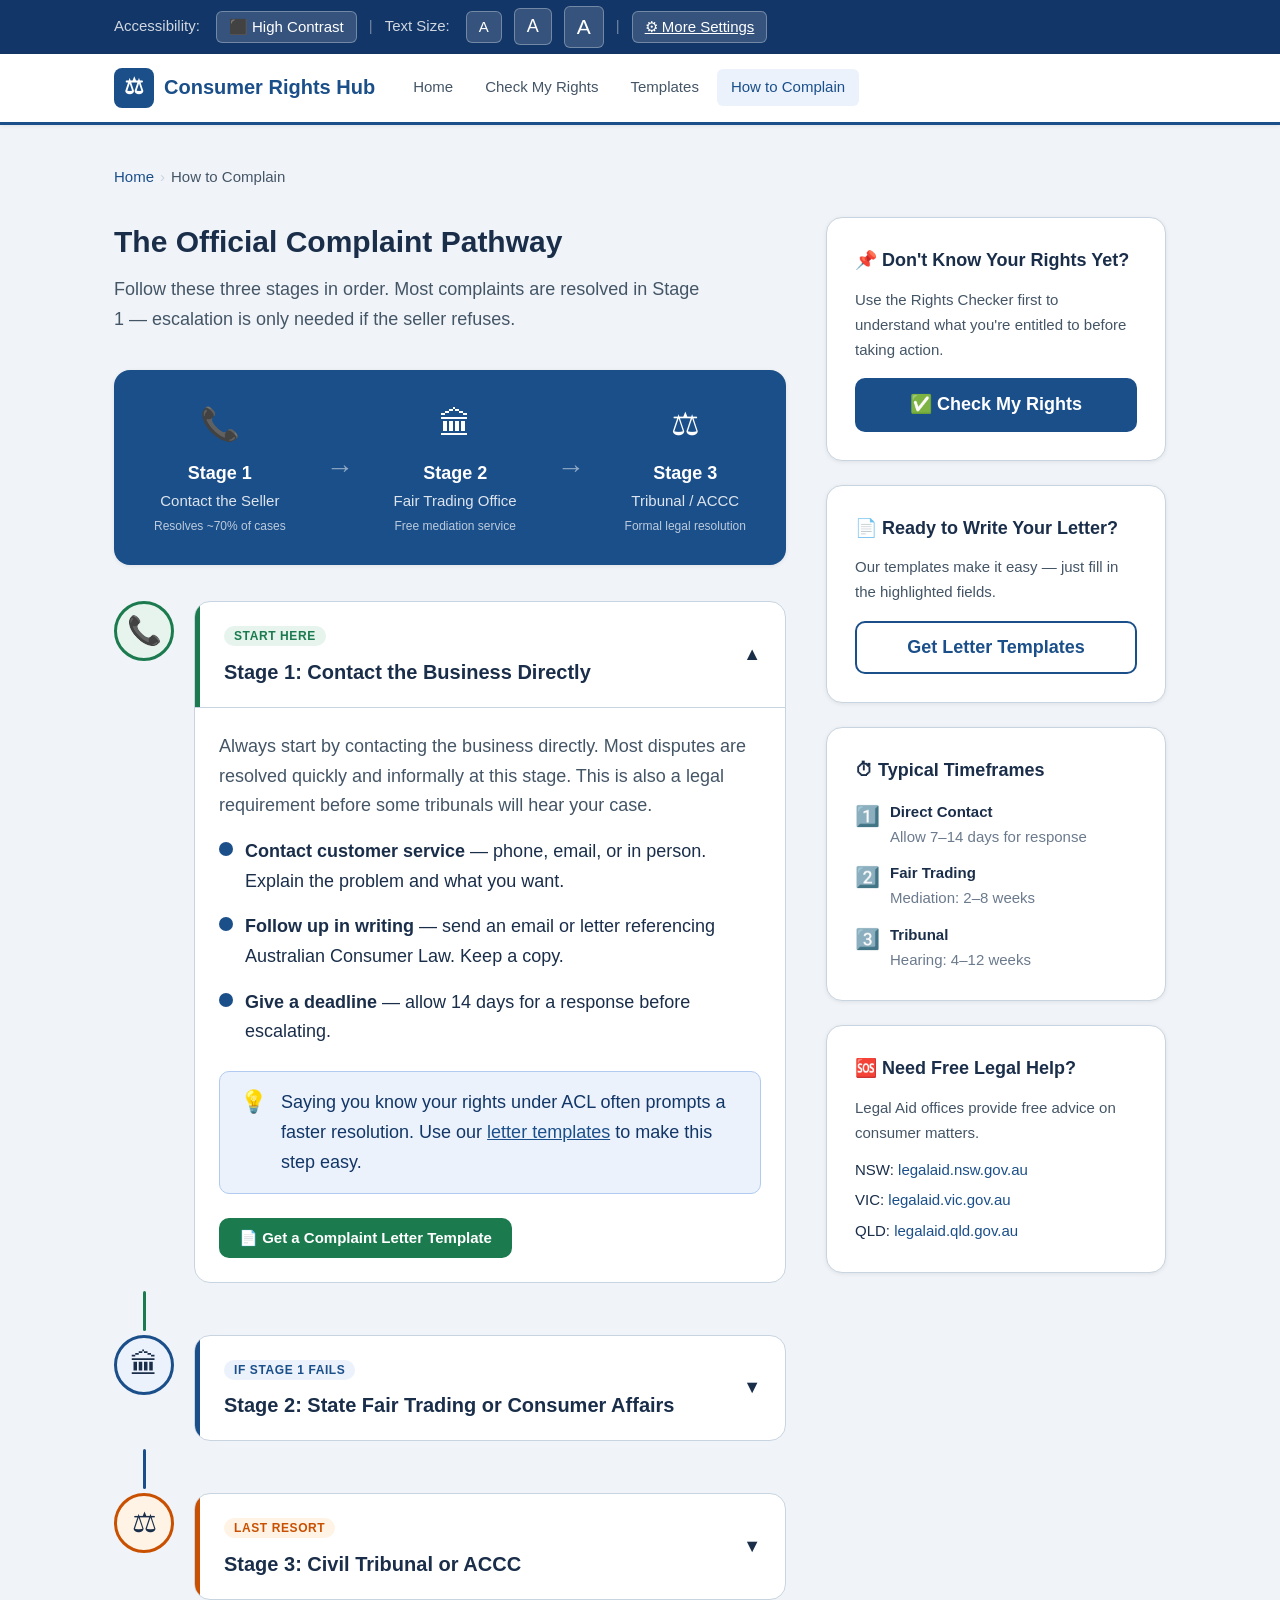
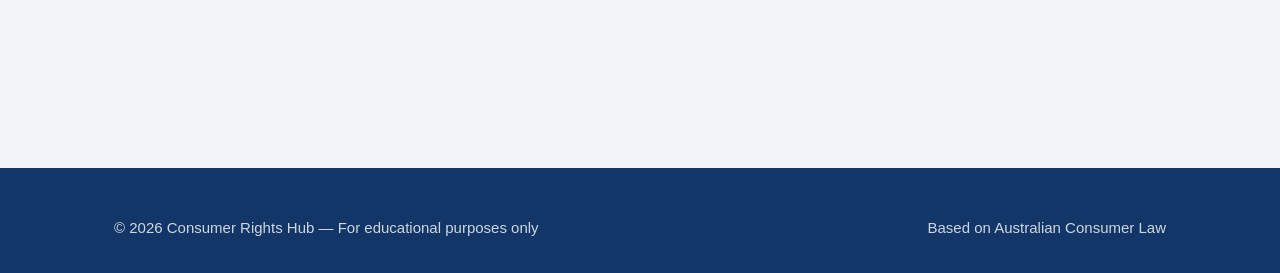
<file: complaint-pathway.html>
<!DOCTYPE html>
<html lang="en">
<head>
  <meta charset="UTF-8" />
  <meta name="viewport" content="width=device-width, initial-scale=1.0" />
  <title>How to Complain — Consumer Rights Hub</title>
  <link rel="stylesheet" href="css/style.css" />
  <style>
    .pathway-stage {
      display: flex;
      gap: 20px;
      margin-bottom: 8px;
      align-items: flex-start;
    }
    .stage-icon {
      width: 60px;
      height: 60px;
      border-radius: 50%;
      display: flex;
      align-items: center;
      justify-content: center;
      font-size: 28px;
      flex-shrink: 0;
      border: 3px solid var(--border);
      background: var(--white);
    }
    .stage-icon.s1 { border-color: #1B7A4E; background: #E6F4ED; }
    .stage-icon.s2 { border-color: var(--primary); background: var(--primary-light); }
    .stage-icon.s3 { border-color: var(--warning); background: var(--warning-light); }
    .stage-connector {
      width: 3px;
      height: 40px;
      margin: 4px 0 4px 28.5px;
      border-radius: 99px;
    }
    .stage-connector.c1 { background: #1B7A4E; }
    .stage-connector.c2 { background: var(--primary); }
    .stage-card {
      flex: 1;
      background: var(--white);
      border: 1px solid var(--border);
      border-radius: var(--radius-lg);
      overflow: hidden;
    }
    .stage-card-header {
      padding: 18px 24px;
      display: flex;
      justify-content: space-between;
      align-items: center;
      cursor: pointer;
      gap: 12px;
    }
    .stage-card-header:hover { background: var(--bg); }
    .stage-card-header.s1-h { border-left: 5px solid #1B7A4E; }
    .stage-card-header.s2-h { border-left: 5px solid var(--primary); }
    .stage-card-header.s3-h { border-left: 5px solid var(--warning); }
    .stage-card-header h2 { font-size: var(--font-lg); font-weight: 700; }
    .stage-body { padding: 24px; border-top: 1px solid var(--border); }
    .stage-body.hidden { display: none; }
    .stage-tag {
      font-size: 12px;
      font-weight: 700;
      text-transform: uppercase;
      letter-spacing: .05em;
      padding: 3px 10px;
      border-radius: 99px;
      white-space: nowrap;
    }
    .stage-tag.recommended { background: var(--success-light); color: var(--success); }
    .stage-tag.escalation  { background: var(--primary-light); color: var(--primary); }
    .stage-tag.last-resort { background: var(--warning-light); color: var(--warning); }
    .org-card {
      background: var(--bg);
      border: 1px solid var(--border);
      border-radius: var(--radius);
      padding: 16px 20px;
      margin-bottom: 12px;
    }
    .org-card h4 { font-size: var(--font-base); font-weight: 700; margin-bottom: 4px; }
    .org-card p { font-size: var(--font-sm); color: var(--text-secondary); margin-bottom: 8px; }
    .org-card .url { font-size: var(--font-sm); color: var(--primary); font-weight: 600; }
    .timeline-row {
      display: flex;
      gap: 12px;
      align-items: flex-start;
      margin-bottom: 16px;
    }
    .timeline-dot {
      width: 14px;
      height: 14px;
      border-radius: 50%;
      background: var(--primary);
      flex-shrink: 0;
      margin-top: 5px;
    }
  </style>
</head>
<body>

<a class="skip-link" href="#main-content">Skip to main content</a>

<!-- Accessibility Bar -->
<div class="a11y-bar" role="toolbar" aria-label="Accessibility settings">
  <div class="inner">
    <span class="label">Accessibility:</span>
    <button class="a11y-btn" id="btn-contrast" onclick="toggleContrast()">⬛ High Contrast</button>
    <span class="a11y-separator" aria-hidden="true">|</span>
    <span class="label">Text Size:</span>
    <button class="a11y-btn" data-size="default" onclick="setTextSize('default')">A</button>
    <button class="a11y-btn" data-size="lg"      onclick="setTextSize('lg')" style="font-size:18px">A</button>
    <button class="a11y-btn" data-size="xl"      onclick="setTextSize('xl')" style="font-size:21px">A</button>
    <span class="a11y-separator" aria-hidden="true">|</span>
    <a class="a11y-btn" href="accessibility.html">⚙ More Settings</a>
  </div>
</div>

<!-- Header -->
<header class="site-header" role="banner">
  <div class="inner">
    <a class="site-logo" href="index.html" aria-label="Consumer Rights Hub home">
      <div class="logo-icon" aria-hidden="true">⚖</div>
      Consumer Rights Hub
    </a>
    <nav class="site-nav" role="navigation" aria-label="Main navigation">
      <a href="index.html">Home</a>
      <a href="issue-classifier.html">Check My Rights</a>
      <a href="templates.html">Templates</a>
      <a href="complaint-pathway.html" class="active">How to Complain</a>
    </nav>
  </div>
</header>

<main id="main-content">
  <div class="page-wrap">

    <!-- Breadcrumb -->
    <nav class="breadcrumb" aria-label="Breadcrumb">
      <a href="index.html">Home</a>
      <span class="sep" aria-hidden="true">›</span>
      <span class="current" aria-current="page">How to Complain</span>
    </nav>

    <!-- Two-column layout -->
    <div style="display:grid; grid-template-columns:1fr 340px; gap:40px; align-items:start;">

      <!-- LEFT: Main Content -->
      <div>
        <h1 class="page-title">The Official Complaint Pathway</h1>
        <p class="page-subtitle">
          Follow these three stages in order. Most complaints are resolved in Stage 1 — escalation is only needed if the seller refuses.
        </p>

        <!-- Quick overview visual -->
        <div class="card mb-4" style="background: var(--primary); color:white; border:none;">
          <div style="display:flex; gap:16px; flex-wrap:wrap; justify-content:space-around; text-align:center;">
            <div>
              <div style="font-size:32px; margin-bottom:8px;">📞</div>
              <div style="font-weight:700;">Stage 1</div>
              <div style="font-size:var(--font-sm); opacity:.85;">Contact the Seller</div>
              <div style="font-size:12px; opacity:.7; margin-top:4px;">Resolves ~70% of cases</div>
            </div>
            <div style="align-self:center; font-size:28px; opacity:.5;" aria-hidden="true">→</div>
            <div>
              <div style="font-size:32px; margin-bottom:8px;">🏛</div>
              <div style="font-weight:700;">Stage 2</div>
              <div style="font-size:var(--font-sm); opacity:.85;">Fair Trading Office</div>
              <div style="font-size:12px; opacity:.7; margin-top:4px;">Free mediation service</div>
            </div>
            <div style="align-self:center; font-size:28px; opacity:.5;" aria-hidden="true">→</div>
            <div>
              <div style="font-size:32px; margin-bottom:8px;">⚖</div>
              <div style="font-weight:700;">Stage 3</div>
              <div style="font-size:var(--font-sm); opacity:.85;">Tribunal / ACCC</div>
              <div style="font-size:12px; opacity:.7; margin-top:4px;">Formal legal resolution</div>
            </div>
          </div>
        </div>

        <!-- Stage 1 -->
        <div class="pathway-stage" role="region" aria-labelledby="stage1-title">
          <div class="stage-icon s1" aria-hidden="true">📞</div>
          <div class="stage-card">
            <div class="stage-card-header s1-h" tabindex="0" role="button" aria-expanded="true" onclick="toggleStage(this)" aria-controls="stage1-body">
              <div>
                <span class="stage-tag recommended">Start Here</span>
                <h2 id="stage1-title" style="margin-top:6px;">Stage 1: Contact the Business Directly</h2>
              </div>
              <span class="chevron" aria-hidden="true">▲</span>
            </div>
            <div class="stage-body" id="stage1-body">
              <p style="margin-bottom:16px; color:var(--text-secondary);">
                Always start by contacting the business directly. Most disputes are resolved quickly and informally at this stage. This is also a legal requirement before some tribunals will hear your case.
              </p>
              <div class="timeline-row">
                <div class="timeline-dot"></div>
                <p><strong>Contact customer service</strong> — phone, email, or in person. Explain the problem and what you want.</p>
              </div>
              <div class="timeline-row">
                <div class="timeline-dot"></div>
                <p><strong>Follow up in writing</strong> — send an email or letter referencing Australian Consumer Law. Keep a copy.</p>
              </div>
              <div class="timeline-row">
                <div class="timeline-dot"></div>
                <p><strong>Give a deadline</strong> — allow 14 days for a response before escalating.</p>
              </div>
              <div class="alert alert-info mt-3 mb-3" role="note">
                <div class="alert-icon" aria-hidden="true">💡</div>
                <div class="alert-body">
                  <p>Saying you know your rights under ACL often prompts a faster resolution. Use our <a href="templates.html">letter templates</a> to make this step easy.</p>
                </div>
              </div>
              <a href="templates.html" class="btn btn-success btn-sm">📄 Get a Complaint Letter Template</a>
            </div>
          </div>
        </div>

        <div class="stage-connector c1" aria-hidden="true"></div>

        <!-- Stage 2 -->
        <div class="pathway-stage" role="region" aria-labelledby="stage2-title">
          <div class="stage-icon s2" aria-hidden="true">🏛</div>
          <div class="stage-card">
            <div class="stage-card-header s2-h" tabindex="0" role="button" aria-expanded="false" onclick="toggleStage(this)" aria-controls="stage2-body">
              <div>
                <span class="stage-tag escalation">If Stage 1 Fails</span>
                <h2 id="stage2-title" style="margin-top:6px;">Stage 2: State Fair Trading or Consumer Affairs</h2>
              </div>
              <span class="chevron" aria-hidden="true">▼</span>
            </div>
            <div class="stage-body hidden" id="stage2-body">
              <p style="margin-bottom:16px; color:var(--text-secondary);">
                If the business refuses to help, your next step is to contact the Fair Trading or Consumer Affairs office in your state or territory. They offer free mediation between you and the business.
              </p>

              <h3 style="font-size:var(--font-base); font-weight:700; margin-bottom:12px;">Contact Your State Office</h3>
              <div class="grid-2">
                <div class="org-card">
                  <h4>🟦 NSW</h4>
                  <p>NSW Fair Trading</p>
                  <span class="url">fairtrading.nsw.gov.au</span>
                </div>
                <div class="org-card">
                  <h4>🟦 VIC</h4>
                  <p>Consumer Affairs Victoria</p>
                  <span class="url">consumer.vic.gov.au</span>
                </div>
                <div class="org-card">
                  <h4>🟦 QLD</h4>
                  <p>Office of Fair Trading</p>
                  <span class="url">fairtrading.qld.gov.au</span>
                </div>
                <div class="org-card">
                  <h4>🟦 SA</h4>
                  <p>Consumer and Business Services</p>
                  <span class="url">cbs.sa.gov.au</span>
                </div>
                <div class="org-card">
                  <h4>🟦 WA</h4>
                  <p>Consumer Protection</p>
                  <span class="url">commerce.wa.gov.au</span>
                </div>
                <div class="org-card">
                  <h4>🟦 TAS / ACT / NT</h4>
                  <p>See your local consumer affairs website for details</p>
                  <span class="url">australia.gov.au</span>
                </div>
              </div>

              <div class="timeline-row mt-3">
                <div class="timeline-dot"></div>
                <p><strong>Lodge an online complaint</strong> on your state office's website — most have an online form.</p>
              </div>
              <div class="timeline-row">
                <div class="timeline-dot"></div>
                <p><strong>Provide all documentation</strong> — receipts, photos, letters, and a timeline of events.</p>
              </div>
              <div class="timeline-row">
                <div class="timeline-dot"></div>
                <p>The office will <strong>contact the business on your behalf</strong> and attempt to negotiate a resolution.</p>
              </div>
            </div>
          </div>
        </div>

        <div class="stage-connector c2" aria-hidden="true"></div>

        <!-- Stage 3 -->
        <div class="pathway-stage" role="region" aria-labelledby="stage3-title">
          <div class="stage-icon s3" aria-hidden="true">⚖</div>
          <div class="stage-card">
            <div class="stage-card-header s3-h" tabindex="0" role="button" aria-expanded="false" onclick="toggleStage(this)" aria-controls="stage3-body">
              <div>
                <span class="stage-tag last-resort">Last Resort</span>
                <h2 id="stage3-title" style="margin-top:6px;">Stage 3: Civil Tribunal or ACCC</h2>
              </div>
              <span class="chevron" aria-hidden="true">▼</span>
            </div>
            <div class="stage-body hidden" id="stage3-body">
              <p style="margin-bottom:16px; color:var(--text-secondary);">
                If the dispute is still unresolved after Stage 2, you have two formal options: apply to a Civil and Administrative Tribunal for a binding decision, or report serious misconduct to the ACCC.
              </p>

              <h3 style="font-size:var(--font-base); font-weight:700; margin-bottom:12px;">Option A: Civil Tribunal</h3>
              <div class="grid-2 mb-3">
                <div class="org-card"><h4>NSW</h4><p>NSW Civil and Administrative Tribunal (NCAT)</p><span class="url">ncat.nsw.gov.au</span></div>
                <div class="org-card"><h4>VIC</h4><p>Victorian Civil and Administrative Tribunal (VCAT)</p><span class="url">vcat.vic.gov.au</span></div>
                <div class="org-card"><h4>QLD</h4><p>Queensland Civil and Administrative Tribunal (QCAT)</p><span class="url">qcat.qld.gov.au</span></div>
                <div class="org-card"><h4>SA</h4><p>South Australian Civil and Administrative Tribunal (SACAT)</p><span class="url">sacat.sa.gov.au</span></div>
              </div>

              <h3 style="font-size:var(--font-base); font-weight:700; margin-bottom:12px;">Option B: Report to the ACCC</h3>
              <div class="org-card">
                <h4>🇦🇺 Australian Competition and Consumer Commission (ACCC)</h4>
                <p>The ACCC enforces Australian Consumer Law. They do not resolve individual disputes, but reporting your case can trigger investigations into businesses that repeatedly break the law.</p>
                <span class="url">accc.gov.au/consumers/consumer-rights-guarantees</span>
              </div>

              <div class="alert alert-warning mt-3" role="note">
                <div class="alert-icon" aria-hidden="true">⚠️</div>
                <div class="alert-body">
                  <div class="alert-title">Know before you apply to a tribunal</div>
                  <p>Tribunal applications involve a small filing fee and the business may have legal representation. Consider seeking free legal advice from your state's Legal Aid service before proceeding.</p>
                </div>
              </div>
            </div>
          </div>
        </div>

      </div>

      <!-- RIGHT: Sidebar -->
      <aside role="complementary" aria-label="Helpful resources">

        <div class="card mb-3">
          <h2 style="font-size:var(--font-base); font-weight:700; margin-bottom:12px;">📌 Don't Know Your Rights Yet?</h2>
          <p style="font-size:var(--font-sm); color:var(--text-secondary); margin-bottom:16px;">
            Use the Rights Checker first to understand what you're entitled to before taking action.
          </p>
          <a href="issue-classifier.html" class="btn btn-primary btn-full">✅ Check My Rights</a>
        </div>

        <div class="card mb-3">
          <h2 style="font-size:var(--font-base); font-weight:700; margin-bottom:12px;">📄 Ready to Write Your Letter?</h2>
          <p style="font-size:var(--font-sm); color:var(--text-secondary); margin-bottom:16px;">
            Our templates make it easy — just fill in the highlighted fields.
          </p>
          <a href="templates.html" class="btn btn-outline btn-full">Get Letter Templates</a>
        </div>

        <div class="card mb-3">
          <h2 style="font-size:var(--font-base); font-weight:700; margin-bottom:14px;">⏱ Typical Timeframes</h2>
          <ul style="list-style:none; display:flex; flex-direction:column; gap:12px;">
            <li style="display:flex; gap:10px;">
              <span style="font-size:20px;" aria-hidden="true">1️⃣</span>
              <div>
                <div style="font-weight:600; font-size:var(--font-sm);">Direct Contact</div>
                <div style="font-size:var(--font-sm); color:var(--text-muted);">Allow 7–14 days for response</div>
              </div>
            </li>
            <li style="display:flex; gap:10px;">
              <span style="font-size:20px;" aria-hidden="true">2️⃣</span>
              <div>
                <div style="font-weight:600; font-size:var(--font-sm);">Fair Trading</div>
                <div style="font-size:var(--font-sm); color:var(--text-muted);">Mediation: 2–8 weeks</div>
              </div>
            </li>
            <li style="display:flex; gap:10px;">
              <span style="font-size:20px;" aria-hidden="true">3️⃣</span>
              <div>
                <div style="font-weight:600; font-size:var(--font-sm);">Tribunal</div>
                <div style="font-size:var(--font-sm); color:var(--text-muted);">Hearing: 4–12 weeks</div>
              </div>
            </li>
          </ul>
        </div>

        <div class="card">
          <h2 style="font-size:var(--font-base); font-weight:700; margin-bottom:12px;">🆘 Need Free Legal Help?</h2>
          <p style="font-size:var(--font-sm); color:var(--text-secondary); margin-bottom:12px;">Legal Aid offices provide free advice on consumer matters.</p>
          <ul style="list-style:none; display:flex; flex-direction:column; gap:6px; font-size:var(--font-sm);">
            <li>NSW: <span style="color:var(--primary);">legalaid.nsw.gov.au</span></li>
            <li>VIC: <span style="color:var(--primary);">legalaid.vic.gov.au</span></li>
            <li>QLD: <span style="color:var(--primary);">legalaid.qld.gov.au</span></li>
          </ul>
        </div>

      </aside>

    </div>
  </div>
</main>

<!-- Footer -->
<footer class="site-footer" role="contentinfo">
  <div class="inner">
    <div class="footer-bottom" style="border-top:none;padding-top:0;">
      <span>© 2026 Consumer Rights Hub — For educational purposes only</span>
      <span>Based on Australian Consumer Law</span>
    </div>
  </div>
</footer>

<script src="js/main.js"></script>
<script>
  function toggleStage(header) {
    const body = document.getElementById(header.getAttribute('aria-controls'));
    const isOpen = !body.classList.contains('hidden');
    body.classList.toggle('hidden', isOpen);
    const chevron = header.querySelector('.chevron');
    if (chevron) chevron.textContent = isOpen ? '▼' : '▲';
    header.setAttribute('aria-expanded', !isOpen);
  }

  // Open Stage 1 by default
  document.addEventListener('DOMContentLoaded', function() {
    document.querySelectorAll('.stage-card-header').forEach(header => {
      header.addEventListener('keydown', e => {
        if (e.key === 'Enter' || e.key === ' ') { e.preventDefault(); toggleStage(header); }
      });
    });
  });
</script>
</body>
</html>
</file>
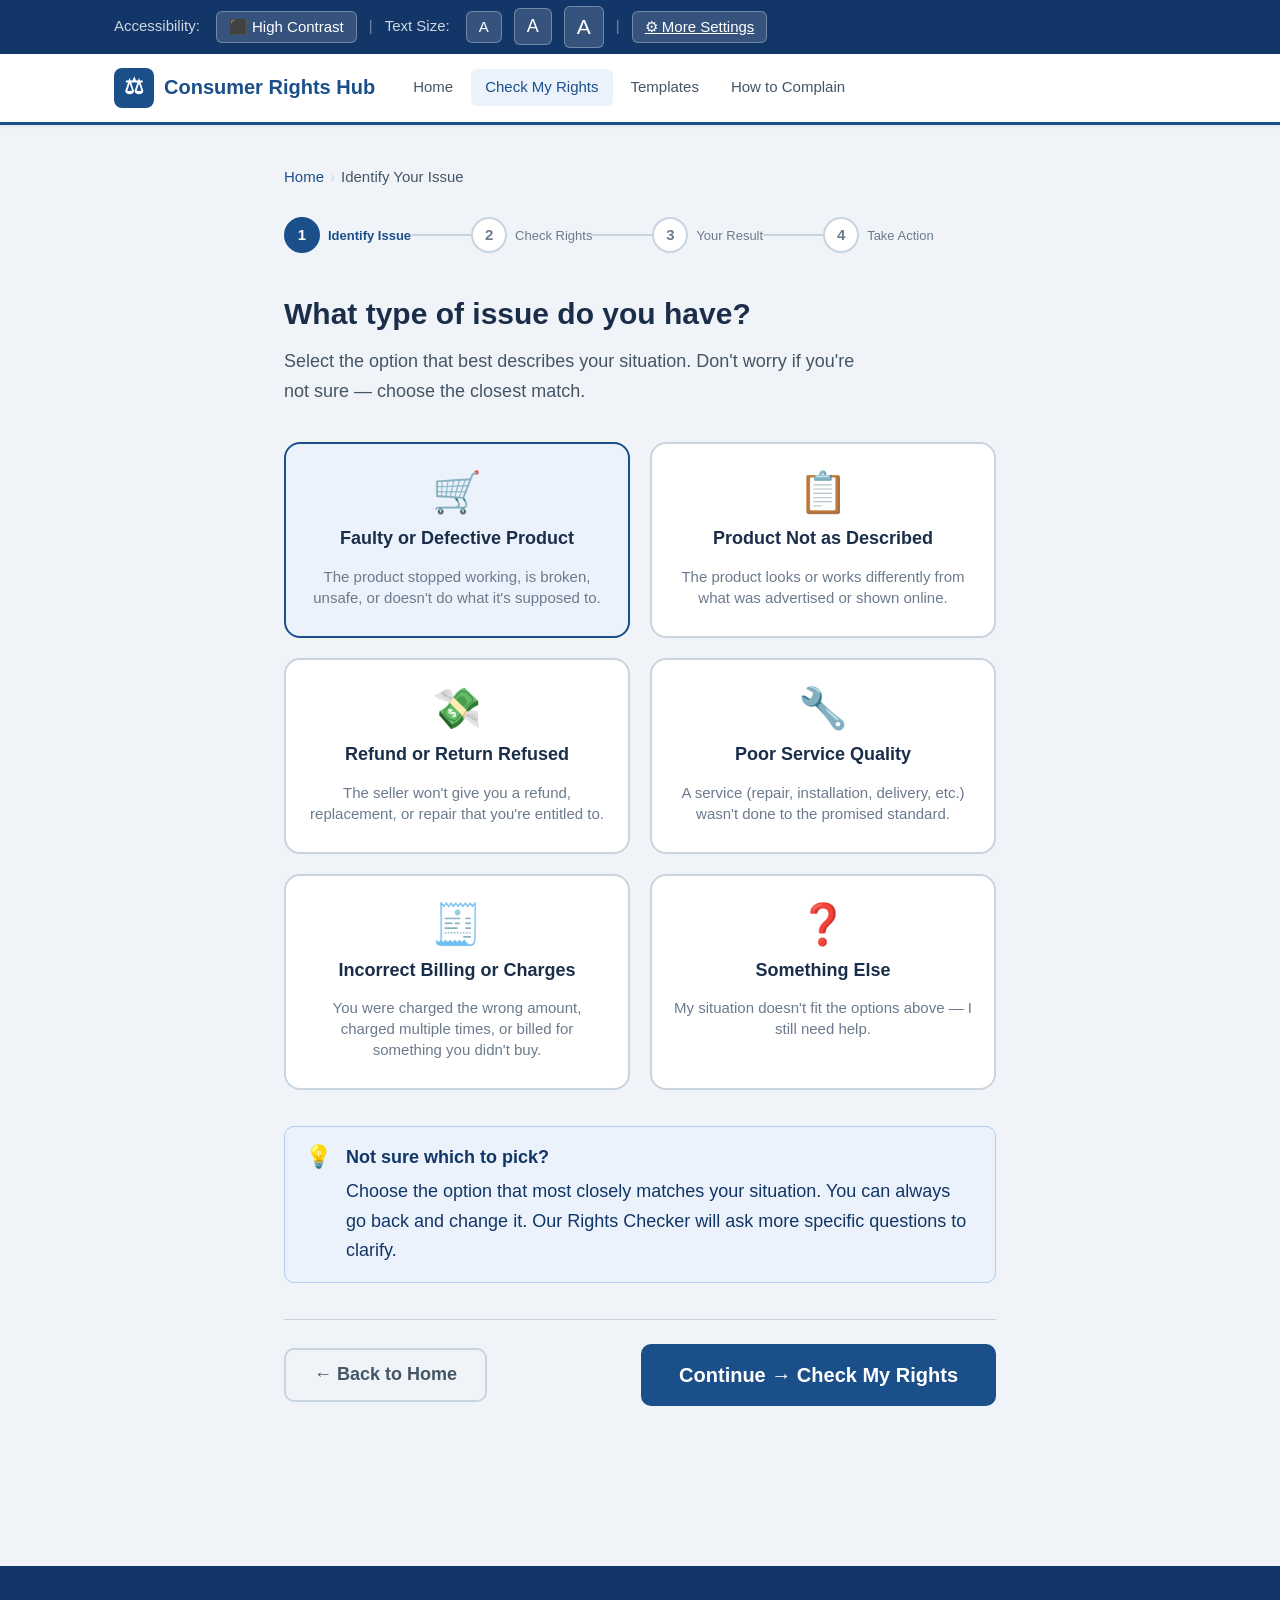
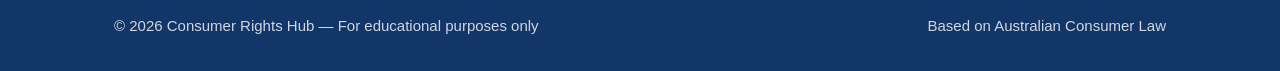
<file: issue-classifier.html>
<!DOCTYPE html>
<html lang="en">
<head>
  <meta charset="UTF-8" />
  <meta name="viewport" content="width=device-width, initial-scale=1.0" />
  <title>Identify Your Issue — Consumer Rights Hub</title>
  <link rel="stylesheet" href="css/style.css" />
</head>
<body>

<a class="skip-link" href="#main-content">Skip to main content</a>

<!-- Accessibility Bar -->
<div class="a11y-bar" role="toolbar" aria-label="Accessibility settings">
  <div class="inner">
    <span class="label">Accessibility:</span>
    <button class="a11y-btn" id="btn-contrast" onclick="toggleContrast()">⬛ High Contrast</button>
    <span class="a11y-separator" aria-hidden="true">|</span>
    <span class="label">Text Size:</span>
    <button class="a11y-btn" data-size="default" onclick="setTextSize('default')">A</button>
    <button class="a11y-btn" data-size="lg"      onclick="setTextSize('lg')" style="font-size:18px">A</button>
    <button class="a11y-btn" data-size="xl"      onclick="setTextSize('xl')" style="font-size:21px">A</button>
    <span class="a11y-separator" aria-hidden="true">|</span>
    <a class="a11y-btn" href="accessibility.html">⚙ More Settings</a>
  </div>
</div>

<!-- Header -->
<header class="site-header" role="banner">
  <div class="inner">
    <a class="site-logo" href="index.html" aria-label="Consumer Rights Hub home">
      <div class="logo-icon" aria-hidden="true">⚖</div>
      Consumer Rights Hub
    </a>
    <nav class="site-nav" role="navigation" aria-label="Main navigation">
      <a href="index.html">Home</a>
      <a href="issue-classifier.html" class="active">Check My Rights</a>
      <a href="templates.html">Templates</a>
      <a href="complaint-pathway.html">How to Complain</a>
    </nav>
  </div>
</header>

<main id="main-content">
  <div class="page-wrap narrow">

    <!-- Breadcrumb -->
    <nav class="breadcrumb" aria-label="Breadcrumb">
      <a href="index.html">Home</a>
      <span class="sep" aria-hidden="true">›</span>
      <span class="current" aria-current="page">Identify Your Issue</span>
    </nav>

    <!-- Progress: Step 1 of 3 overall flow -->
    <div class="step-row" role="list" aria-label="Progress steps">
      <div class="step-item" role="listitem">
        <div class="step-circle active" aria-label="Step 1, current: Identify Issue">1</div>
        <span class="step-label active">Identify Issue</span>
      </div>
      <div class="step-connector" aria-hidden="true"></div>
      <div class="step-item" role="listitem">
        <div class="step-circle" aria-label="Step 2: Check Rights">2</div>
        <span class="step-label">Check Rights</span>
      </div>
      <div class="step-connector" aria-hidden="true"></div>
      <div class="step-item" role="listitem">
        <div class="step-circle" aria-label="Step 3: Your Result">3</div>
        <span class="step-label">Your Result</span>
      </div>
      <div class="step-connector" aria-hidden="true"></div>
      <div class="step-item" role="listitem">
        <div class="step-circle" aria-label="Step 4: Take Action">4</div>
        <span class="step-label">Take Action</span>
      </div>
    </div>

    <!-- Title -->
    <h1 class="page-title">What type of issue do you have?</h1>
    <p class="page-subtitle">
      Select the option that best describes your situation. Don't worry if you're not sure — choose the closest match.
    </p>

    <!-- Issue Categories -->
    <fieldset style="border:none;padding:0;margin:0;" aria-label="Issue type selection">
      <legend class="sr-only">Select your consumer issue type</legend>
      <div class="grid-2" id="issue-grid" role="radiogroup">

        <label class="issue-card card-hover" tabindex="0" aria-label="Faulty or defective product">
          <input type="radio" name="issue-type" value="faulty" class="sr-only" />
          <div class="icon" aria-hidden="true">🛒</div>
          <div class="name">Faulty or Defective Product</div>
          <div class="hint">The product stopped working, is broken, unsafe, or doesn't do what it's supposed to.</div>
        </label>

        <label class="issue-card card-hover" tabindex="0" aria-label="Product not as described">
          <input type="radio" name="issue-type" value="described" class="sr-only" />
          <div class="icon" aria-hidden="true">📋</div>
          <div class="name">Product Not as Described</div>
          <div class="hint">The product looks or works differently from what was advertised or shown online.</div>
        </label>

        <label class="issue-card card-hover" tabindex="0" aria-label="Refund refused">
          <input type="radio" name="issue-type" value="refund" class="sr-only" />
          <div class="icon" aria-hidden="true">💸</div>
          <div class="name">Refund or Return Refused</div>
          <div class="hint">The seller won't give you a refund, replacement, or repair that you're entitled to.</div>
        </label>

        <label class="issue-card card-hover" tabindex="0" aria-label="Poor service quality">
          <input type="radio" name="issue-type" value="service" class="sr-only" />
          <div class="icon" aria-hidden="true">🔧</div>
          <div class="name">Poor Service Quality</div>
          <div class="hint">A service (repair, installation, delivery, etc.) wasn't done to the promised standard.</div>
        </label>

        <label class="issue-card card-hover" tabindex="0" aria-label="Incorrect billing">
          <input type="radio" name="issue-type" value="billing" class="sr-only" />
          <div class="icon" aria-hidden="true">🧾</div>
          <div class="name">Incorrect Billing or Charges</div>
          <div class="hint">You were charged the wrong amount, charged multiple times, or billed for something you didn't buy.</div>
        </label>

        <label class="issue-card card-hover" tabindex="0" aria-label="Other consumer issue">
          <input type="radio" name="issue-type" value="other" class="sr-only" />
          <div class="icon" aria-hidden="true">❓</div>
          <div class="name">Something Else</div>
          <div class="hint">My situation doesn't fit the options above — I still need help.</div>
        </label>

      </div>
    </fieldset>

    <!-- Info Alert -->
    <div class="alert alert-info mt-4" role="note">
      <div class="alert-icon" aria-hidden="true">💡</div>
      <div class="alert-body">
        <div class="alert-title">Not sure which to pick?</div>
        <p>Choose the option that most closely matches your situation. You can always go back and change it. Our Rights Checker will ask more specific questions to clarify.</p>
      </div>
    </div>

    <!-- Navigation -->
    <div class="wizard-nav">
      <a href="index.html" class="btn btn-ghost">← Back to Home</a>
      <a href="rights-checker.html" class="btn btn-primary btn-lg" id="btn-next-issue" aria-label="Continue to Rights Checker">
        Continue → Check My Rights
      </a>
    </div>

  </div>
</main>

<!-- Footer -->
<footer class="site-footer" role="contentinfo">
  <div class="inner">
    <div class="footer-bottom" style="border-top:none;padding-top:0;">
      <span>© 2026 Consumer Rights Hub — For educational purposes only</span>
      <span>Based on Australian Consumer Law</span>
    </div>
  </div>
</footer>

<script src="js/main.js"></script>
<script>
  // Highlight card when keyboard selected
  document.querySelectorAll('.issue-card').forEach(card => {
    const radio = card.querySelector('input[type="radio"]');
    card.addEventListener('click', () => {
      document.querySelectorAll('.issue-card').forEach(c => c.classList.remove('selected'));
      card.classList.add('selected');
      if (radio) radio.checked = true;
    });
    card.addEventListener('keydown', e => {
      if (e.key === 'Enter' || e.key === ' ') {
        e.preventDefault();
        card.click();
      }
    });
  });

  // Pre-select from URL param for demo
  const params = new URLSearchParams(window.location.search);
  const preselect = params.get('issue');
  if (preselect) {
    const target = document.querySelector(`input[value="${preselect}"]`);
    if (target) { target.closest('.issue-card')?.classList.add('selected'); target.checked = true; }
  } else {
    // Default select first
    document.querySelector('.issue-card')?.classList.add('selected');
    document.querySelector('.issue-card input')?.checked == false &&
      (document.querySelector('.issue-card input').checked = true);
  }
</script>
</body>
</html>
</file>
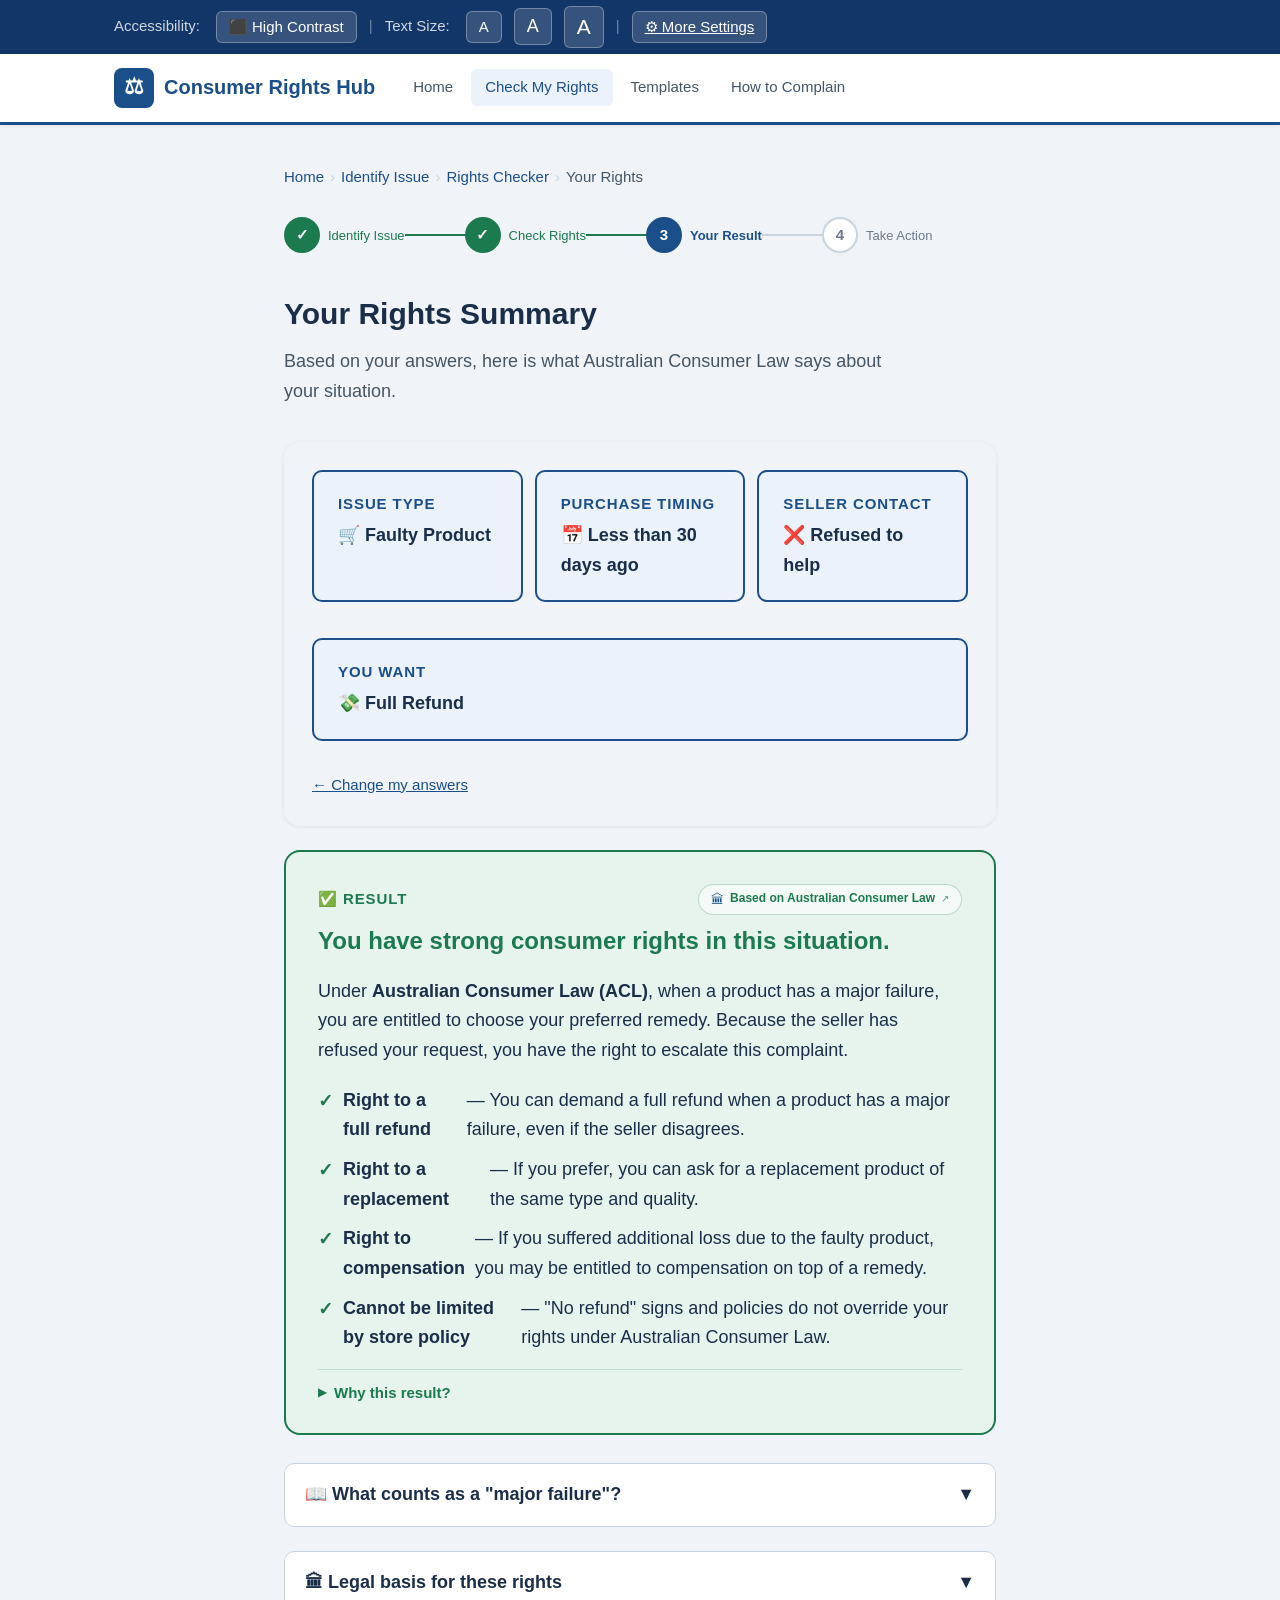
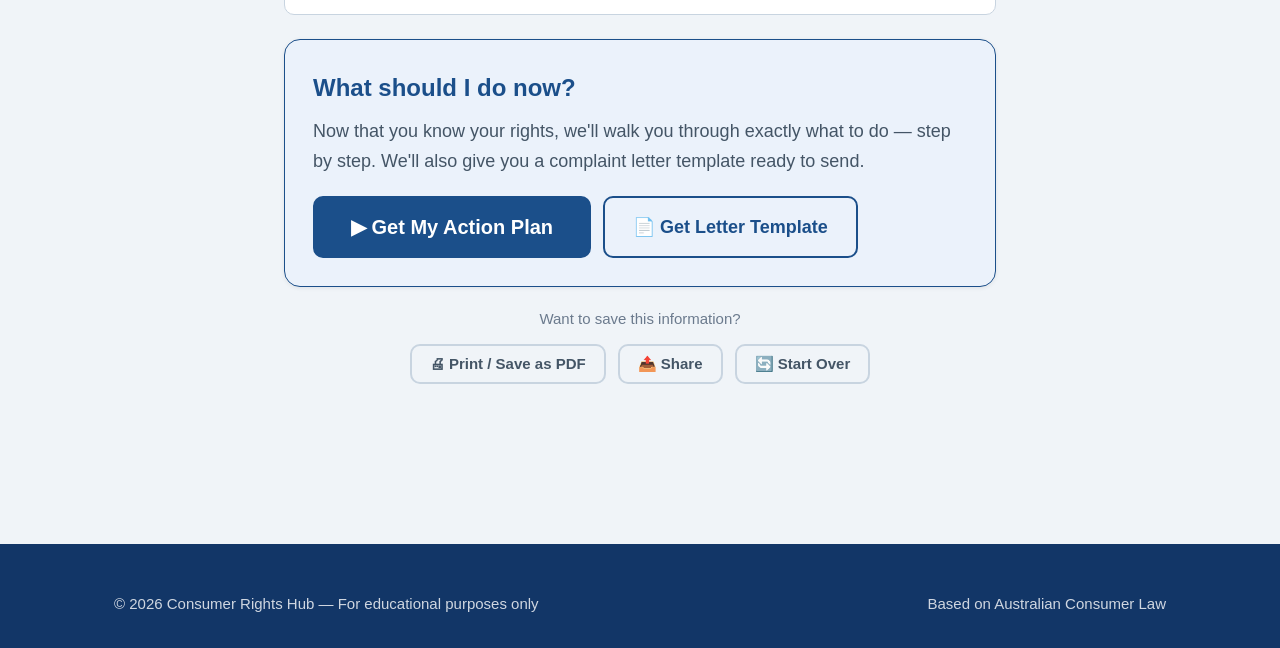
<file: result.html>
<!DOCTYPE html>
<html lang="en">
<head>
  <meta charset="UTF-8" />
  <meta name="viewport" content="width=device-width, initial-scale=1.0" />
  <title>Your Rights — Consumer Rights Hub</title>
  <link rel="stylesheet" href="css/style.css" />
</head>
<body>

<a class="skip-link" href="#main-content">Skip to main content</a>

<!-- Accessibility Bar -->
<div class="a11y-bar" role="toolbar" aria-label="Accessibility settings">
  <div class="inner">
    <span class="label">Accessibility:</span>
    <button class="a11y-btn" id="btn-contrast" onclick="toggleContrast()">⬛ High Contrast</button>
    <span class="a11y-separator" aria-hidden="true">|</span>
    <span class="label">Text Size:</span>
    <button class="a11y-btn" data-size="default" onclick="setTextSize('default')">A</button>
    <button class="a11y-btn" data-size="lg"      onclick="setTextSize('lg')" style="font-size:18px">A</button>
    <button class="a11y-btn" data-size="xl"      onclick="setTextSize('xl')" style="font-size:21px">A</button>
    <span class="a11y-separator" aria-hidden="true">|</span>
    <a class="a11y-btn" href="accessibility.html">⚙ More Settings</a>
  </div>
</div>

<!-- Header -->
<header class="site-header" role="banner">
  <div class="inner">
    <a class="site-logo" href="index.html" aria-label="Consumer Rights Hub home">
      <div class="logo-icon" aria-hidden="true">⚖</div>
      Consumer Rights Hub
    </a>
    <nav class="site-nav" role="navigation" aria-label="Main navigation">
      <a href="index.html">Home</a>
      <a href="issue-classifier.html" class="active">Check My Rights</a>
      <a href="templates.html">Templates</a>
      <a href="complaint-pathway.html">How to Complain</a>
    </nav>
  </div>
</header>

<main id="main-content">
  <div class="page-wrap narrow">

    <!-- Breadcrumb -->
    <nav class="breadcrumb" aria-label="Breadcrumb">
      <a href="index.html">Home</a>
      <span class="sep" aria-hidden="true">›</span>
      <a href="issue-classifier.html">Identify Issue</a>
      <span class="sep" aria-hidden="true">›</span>
      <a href="rights-checker.html">Rights Checker</a>
      <span class="sep" aria-hidden="true">›</span>
      <span class="current" aria-current="page">Your Rights</span>
    </nav>

    <!-- Flow Steps -->
    <div class="step-row" role="list" aria-label="Progress steps">
      <div class="step-item" role="listitem">
        <div class="step-circle done" aria-label="Step 1 completed">✓</div>
        <span class="step-label done">Identify Issue</span>
      </div>
      <div class="step-connector done" aria-hidden="true"></div>
      <div class="step-item" role="listitem">
        <div class="step-circle done" aria-label="Step 2 completed">✓</div>
        <span class="step-label done">Check Rights</span>
      </div>
      <div class="step-connector done" aria-hidden="true"></div>
      <div class="step-item" role="listitem">
        <div class="step-circle active" aria-label="Step 3, current: Your Result">3</div>
        <span class="step-label active">Your Result</span>
      </div>
      <div class="step-connector" aria-hidden="true"></div>
      <div class="step-item" role="listitem">
        <div class="step-circle" aria-label="Step 4: Take Action">4</div>
        <span class="step-label">Take Action</span>
      </div>
    </div>

    <!-- Page Title -->
    <h1 class="page-title">Your Rights Summary</h1>
    <p class="page-subtitle">Based on your answers, here is what Australian Consumer Law says about your situation.</p>

    <!-- Your Selections Summary -->
    <div class="card mb-3" style="border:none; background:var(--bg);" aria-label="Summary of your answers">
      <div style="display:flex; gap:12px; flex-wrap:wrap;">
        <div class="highlight-box" style="flex:1; min-width:160px;">
          <div class="hb-label">Issue Type</div>
          <div class="hb-value">🛒 Faulty Product</div>
        </div>
        <div class="highlight-box" style="flex:1; min-width:160px;">
          <div class="hb-label">Purchase Timing</div>
          <div class="hb-value">📅 Less than 30 days ago</div>
        </div>
        <div class="highlight-box" style="flex:1; min-width:160px;">
          <div class="hb-label">Seller Contact</div>
          <div class="hb-value">❌ Refused to help</div>
        </div>
        <div class="highlight-box" style="flex:1; min-width:160px;">
          <div class="hb-label">You Want</div>
          <div class="hb-value">💸 Full Refund</div>
        </div>
      </div>
      <p style="font-size:var(--font-sm); color:var(--text-muted); margin-top:8px;">
        <a href="rights-checker.html" style="color:var(--primary);">← Change my answers</a>
      </p>
    </div>

    <!-- Main Result Box -->
    <div class="result-box" role="region" aria-label="Your rights result">
      <div style="display:flex; align-items:center; justify-content:space-between; flex-wrap:wrap; gap:10px; margin-bottom:6px;">
        <div class="result-label" aria-hidden="true" style="margin-bottom:0;">✅ Result</div>
        <a href="https://www.accc.gov.au/consumers/consumer-rights-guarantees/repairs-replacements-refunds"
           target="_blank"
           rel="noopener noreferrer"
           aria-label="View Australian Consumer Law on the ACCC official website (opens in new tab)"
           style="display:flex; align-items:center; gap:6px; background:rgba(255,255,255,0.55); border:1px solid rgba(30,120,60,0.25); border-radius:20px; padding:4px 12px; text-decoration:none; transition: background .2s;"
           onmouseover="this.style.background='rgba(255,255,255,0.9)'"
           onmouseout="this.style.background='rgba(255,255,255,0.55)'">
          <span style="font-size:13px;">🏛</span>
          <span style="font-size:12px; font-weight:600; color:var(--success);">Based on Australian Consumer Law</span>
          <span style="font-size:10px; color:var(--success); opacity:0.7;">↗</span>
        </a>
      </div>

      <div class="result-title">You have strong consumer rights in this situation.</div>
      <p style="color:var(--text-primary); margin-bottom:20px;">
        Under <strong>Australian Consumer Law (ACL)</strong>, when a product has a major failure, you are entitled to choose your preferred remedy.
        Because the seller has refused your request, you have the right to escalate this complaint.
      </p>
      <ul class="result-rights" aria-label="Your specific rights">
        <li>
          <strong>Right to a full refund</strong> — You can demand a full refund when a product has a major failure, even if the seller disagrees.
        </li>
        <li>
          <strong>Right to a replacement</strong> — If you prefer, you can ask for a replacement product of the same type and quality.
        </li>
        <li>
          <strong>Right to compensation</strong> — If you suffered additional loss due to the faulty product, you may be entitled to compensation on top of a remedy.
        </li>
        <li>
          <strong>Cannot be limited by store policy</strong> — "No refund" signs and policies do not override your rights under Australian Consumer Law.
        </li>
      </ul>

      <!-- Why this result? -->
      <div style="margin-top:16px; border-top:1px solid rgba(30,120,60,0.2); padding-top:14px;">
        <button
          id="why-toggle"
          onclick="toggleWhy()"
          aria-expanded="false"
          aria-controls="why-body"
          style="background:none; border:none; cursor:pointer; display:flex; align-items:center; gap:8px; font-size:var(--font-sm); font-weight:600; color:var(--success); padding:0;">
          <span id="why-chevron" style="font-size:11px; transition:transform .2s;">▶</span>
          Why this result?
        </button>
        <div id="why-body" style="display:none; margin-top:12px; font-size:var(--font-sm); color:var(--text-secondary); display:none; flex-direction:column; gap:8px;">
          <p>This result is based on three things you told us:</p>
          <ul style="padding-left:18px; display:flex; flex-direction:column; gap:6px;">
            <li><strong>Recent purchase</strong> — Products bought within 30 days carry the strongest consumer protections under ACL.</li>
            <li><strong>Major failure</strong> — A product that stops working or is defective qualifies as a major failure, entitling you to choose your own remedy.</li>
            <li><strong>Seller refused</strong> — Once a business refuses a valid remedy request, you have the right to escalate to Fair Trading or a tribunal.</li>
          </ul>
          <p style="color:var(--text-muted); font-size:11px; margin-top:4px;">
            Australian Consumer Law is federal law and applies equally in every state and territory.
          </p>
        </div>
      </div>
    </div>

    <!-- What Counts as a "Major Failure"? Accordion -->
    <div class="accordion-item mb-3">
      <div class="accordion-header" tabindex="0" role="button" aria-expanded="false" aria-controls="accordion-major">
        <span>📖 What counts as a "major failure"?</span>
        <span class="chevron" aria-hidden="true">▼</span>
      </div>
      <div class="accordion-body" id="accordion-major">
        <p style="margin-bottom:12px;">Under Australian Consumer Law, a product has a <strong>major failure</strong> if:</p>
        <ul style="padding-left:20px; display:flex; flex-direction:column; gap:8px; color:var(--text-secondary);">
          <li>A reasonable person would not have bought it if they knew about the problem</li>
          <li>It is significantly different from the description or sample</li>
          <li>It is substantially unfit for its purpose and cannot easily be fixed</li>
          <li>It is unsafe</li>
        </ul>
        <p style="margin-top:12px; color:var(--text-muted); font-size:var(--font-sm);">
          Source: Competition and Consumer Act 2010, Schedule 2, Section 260
        </p>
      </div>
    </div>

    <!-- Legal Source Reference -->
    <div class="accordion-item mb-3">
      <div class="accordion-header" tabindex="0" role="button" aria-expanded="false" aria-controls="accordion-legal">
        <span>🏛 Legal basis for these rights</span>
        <span class="chevron" aria-hidden="true">▼</span>
      </div>
      <div class="accordion-body" id="accordion-legal">
        <p style="margin-bottom:12px;">Your rights come from the following legislation:</p>
        <ul style="padding-left:20px; display:flex; flex-direction:column; gap:8px; color:var(--text-secondary);">
          <li><strong>Australian Consumer Law (ACL)</strong> — Consumer guarantees for goods: Sections 51–64</li>
          <li><strong>Remedy rights:</strong> Sections 259–267 — Right to repair, replacement, or refund</li>
          <li><strong>No exclusion of consumer guarantees</strong> — Section 64A: Any term purporting to limit or exclude ACL rights is void</li>
        </ul>
        <div class="alert alert-info mt-3" role="note">
          <div class="alert-icon" aria-hidden="true">ℹ️</div>
          <div class="alert-body">
            <p>This is general information. For specific legal advice, contact the <strong>ACCC</strong>, your state's <strong>Fair Trading office</strong>, or a qualified lawyer.</p>
          </div>
        </div>
      </div>
    </div>

    <!-- What to Do Next CTA -->
    <div class="card" style="background: var(--primary-light); border-color: var(--primary);" role="region" aria-label="Next steps prompt">
      <h2 style="font-size:var(--font-xl); font-weight:700; margin-bottom:10px; color:var(--primary);">
        What should I do now?
      </h2>
      <p style="margin-bottom:20px; color:var(--text-secondary);">
        Now that you know your rights, we'll walk you through exactly what to do — step by step. We'll also give you a complaint letter template ready to send.
      </p>
      <div class="flex-gap">
        <a href="action.html" class="btn btn-primary btn-lg">
          ▶ Get My Action Plan
        </a>
        <a href="templates.html" class="btn btn-outline">
          📄 Get Letter Template
        </a>
      </div>
    </div>

    <!-- Share / Save -->
    <div style="margin-top:20px; text-align:center;">
      <p style="color:var(--text-muted); font-size:var(--font-sm); margin-bottom:12px;">Want to save this information?</p>
      <div class="flex-gap" style="justify-content:center;">
        <button class="btn btn-ghost btn-sm" onclick="window.print()" aria-label="Print this page">🖨 Print / Save as PDF</button>
        <button class="btn btn-ghost btn-sm" aria-label="Share this result">📤 Share</button>
        <a href="issue-classifier.html" class="btn btn-ghost btn-sm" aria-label="Start over with a new issue">🔄 Start Over</a>
      </div>
    </div>

  </div>
</main>

<!-- Footer -->
<footer class="site-footer" role="contentinfo">
  <div class="inner">
    <div class="footer-bottom" style="border-top:none;padding-top:0;">
      <span>© 2026 Consumer Rights Hub — For educational purposes only</span>
      <span>Based on Australian Consumer Law</span>
    </div>
  </div>
</footer>

<script src="js/main.js"></script>
<script>
  function toggleWhy() {
    const body    = document.getElementById('why-body');
    const chevron = document.getElementById('why-chevron');
    const btn     = document.getElementById('why-toggle');
    const open    = body.style.display === 'flex';
    body.style.display    = open ? 'none' : 'flex';
    chevron.style.transform = open ? 'rotate(0deg)' : 'rotate(90deg)';
    btn.setAttribute('aria-expanded', String(!open));
  }
</script>
</body>
</html>
</file>
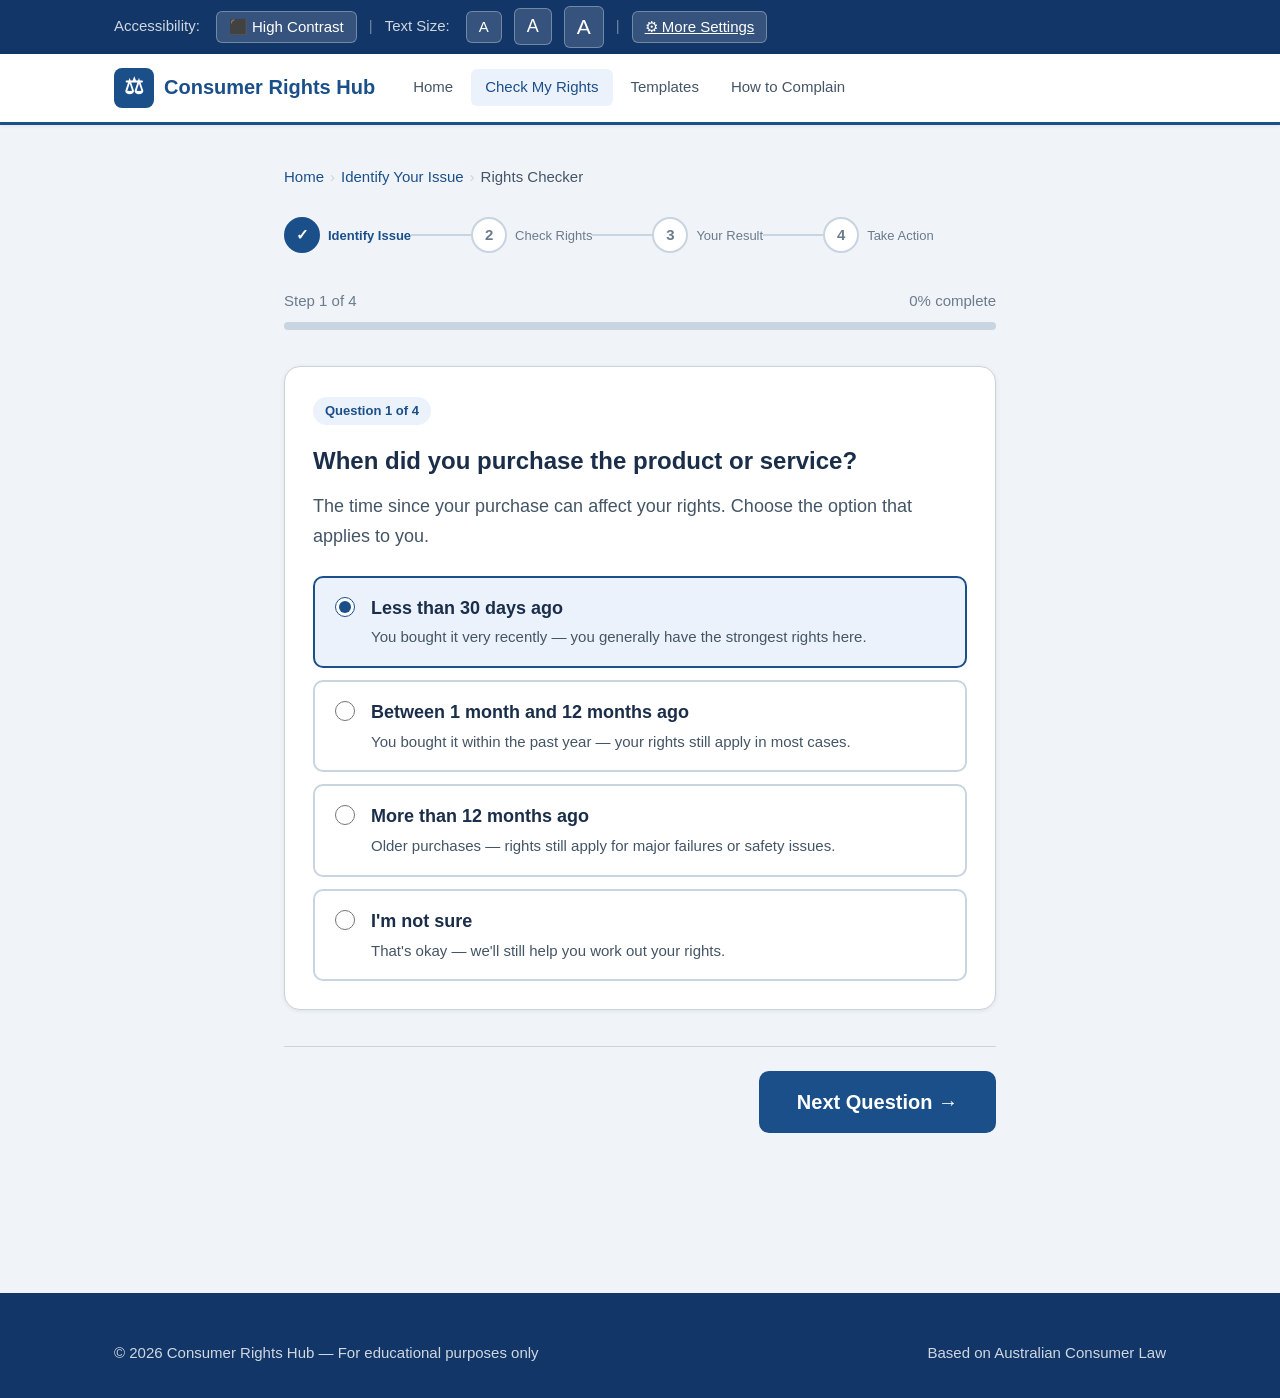
<file: rights-checker.html>
<!DOCTYPE html>
<html lang="en">
<head>
  <meta charset="UTF-8" />
  <meta name="viewport" content="width=device-width, initial-scale=1.0" />
  <title>Rights Checker — Consumer Rights Hub</title>
  <link rel="stylesheet" href="css/style.css" />
</head>
<body>

<a class="skip-link" href="#main-content">Skip to main content</a>

<!-- Accessibility Bar -->
<div class="a11y-bar" role="toolbar" aria-label="Accessibility settings">
  <div class="inner">
    <span class="label">Accessibility:</span>
    <button class="a11y-btn" id="btn-contrast" onclick="toggleContrast()">⬛ High Contrast</button>
    <span class="a11y-separator" aria-hidden="true">|</span>
    <span class="label">Text Size:</span>
    <button class="a11y-btn" data-size="default" onclick="setTextSize('default')">A</button>
    <button class="a11y-btn" data-size="lg"      onclick="setTextSize('lg')" style="font-size:18px">A</button>
    <button class="a11y-btn" data-size="xl"      onclick="setTextSize('xl')" style="font-size:21px">A</button>
    <span class="a11y-separator" aria-hidden="true">|</span>
    <a class="a11y-btn" href="accessibility.html">⚙ More Settings</a>
  </div>
</div>

<!-- Header -->
<header class="site-header" role="banner">
  <div class="inner">
    <a class="site-logo" href="index.html" aria-label="Consumer Rights Hub home">
      <div class="logo-icon" aria-hidden="true">⚖</div>
      Consumer Rights Hub
    </a>
    <nav class="site-nav" role="navigation" aria-label="Main navigation">
      <a href="index.html">Home</a>
      <a href="issue-classifier.html" class="active">Check My Rights</a>
      <a href="templates.html">Templates</a>
      <a href="complaint-pathway.html">How to Complain</a>
    </nav>
  </div>
</header>

<main id="main-content">
  <div class="page-wrap narrow">

    <!-- Breadcrumb -->
    <nav class="breadcrumb" aria-label="Breadcrumb">
      <a href="index.html">Home</a>
      <span class="sep" aria-hidden="true">›</span>
      <a href="issue-classifier.html">Identify Your Issue</a>
      <span class="sep" aria-hidden="true">›</span>
      <span class="current" aria-current="page">Rights Checker</span>
    </nav>

    <!-- Overall Flow Steps -->
    <div class="step-row" role="list" aria-label="Progress steps">
      <div class="step-item" role="listitem">
        <div class="step-circle done" aria-label="Step 1 completed: Identify Issue">✓</div>
        <span class="step-label done">Identify Issue</span>
      </div>
      <div class="step-connector done" aria-hidden="true"></div>
      <div class="step-item" role="listitem">
        <div class="step-circle active" aria-label="Step 2, current: Check Rights">2</div>
        <span class="step-label active">Check Rights</span>
      </div>
      <div class="step-connector" aria-hidden="true"></div>
      <div class="step-item" role="listitem">
        <div class="step-circle" aria-label="Step 3: Your Result">3</div>
        <span class="step-label">Your Result</span>
      </div>
      <div class="step-connector" aria-hidden="true"></div>
      <div class="step-item" role="listitem">
        <div class="step-circle" aria-label="Step 4: Take Action">4</div>
        <span class="step-label">Take Action</span>
      </div>
    </div>

    <!-- Progress Within Checker -->
    <div class="progress-wrap" role="progressbar" aria-valuenow="0" aria-valuemin="0" aria-valuemax="100" aria-label="Rights checker progress">
      <div class="progress-label">
        <span id="progress-label">Step 1 of 4</span>
        <span id="progress-pct">0% complete</span>
      </div>
      <div class="progress-track">
        <div class="progress-fill" id="progress-fill" style="width:0%"></div>
      </div>
    </div>

    <!-- ===================== STEP 1 ===================== -->
    <div class="wizard-step" id="step-1" aria-live="polite">
      <div class="card">
        <p class="tag tag-primary mb-2">Question 1 of 4</p>
        <h2 style="font-size: var(--font-xl); font-weight:700; margin-bottom:12px;">
          When did you purchase the product or service?
        </h2>
        <p style="color:var(--text-secondary); margin-bottom:24px;">
          The time since your purchase can affect your rights. Choose the option that applies to you.
        </p>

        <div class="choice-list" role="radiogroup" aria-label="Purchase timing">

          <label class="choice-item selected">
            <input type="radio" name="q1" value="30days" checked />
            <div class="choice-text">
              <div class="title">Less than 30 days ago</div>
              <div class="desc">You bought it very recently — you generally have the strongest rights here.</div>
            </div>
          </label>

          <label class="choice-item">
            <input type="radio" name="q1" value="12months" />
            <div class="choice-text">
              <div class="title">Between 1 month and 12 months ago</div>
              <div class="desc">You bought it within the past year — your rights still apply in most cases.</div>
            </div>
          </label>

          <label class="choice-item">
            <input type="radio" name="q1" value="over1year" />
            <div class="choice-text">
              <div class="title">More than 12 months ago</div>
              <div class="desc">Older purchases — rights still apply for major failures or safety issues.</div>
            </div>
          </label>

          <label class="choice-item">
            <input type="radio" name="q1" value="unsure" />
            <div class="choice-text">
              <div class="title">I'm not sure</div>
              <div class="desc">That's okay — we'll still help you work out your rights.</div>
            </div>
          </label>

        </div>
      </div>

      <div class="wizard-nav">
        <button class="btn btn-ghost" id="btn-back" style="visibility:hidden" onclick="RightsChecker.back()">← Back</button>
        <button class="btn btn-primary btn-lg" onclick="RightsChecker.next()" aria-label="Continue to next question">
          Next Question →
        </button>
      </div>
    </div>

    <!-- ===================== STEP 2 ===================== -->
    <div class="wizard-step" id="step-2" style="display:none" aria-live="polite">
      <div class="card">
        <p class="tag tag-primary mb-2">Question 2 of 4</p>
        <h2 style="font-size: var(--font-xl); font-weight:700; margin-bottom:12px;">
          What is the main problem with the product or service?
        </h2>
        <p style="color:var(--text-secondary); margin-bottom:24px;">
          Describe the type of problem as accurately as you can.
        </p>

        <div class="choice-list" role="radiogroup" aria-label="Problem type">

          <label class="choice-item selected">
            <input type="radio" name="q2" value="stopped" checked />
            <div class="choice-text">
              <div class="title">It stopped working or is defective</div>
              <div class="desc">The product broke, malfunctioned, or failed to work as expected.</div>
            </div>
          </label>

          <label class="choice-item">
            <input type="radio" name="q2" value="unsafe" />
            <div class="choice-text">
              <div class="title">It is unsafe or poses a health/safety risk</div>
              <div class="desc">The product could cause injury or harm to you or others.</div>
            </div>
          </label>

          <label class="choice-item">
            <input type="radio" name="q2" value="notfit" />
            <div class="choice-text">
              <div class="title">It doesn't do what it's meant to do</div>
              <div class="desc">The product or service doesn't fulfil its stated purpose.</div>
            </div>
          </label>

          <label class="choice-item">
            <input type="radio" name="q2" value="notdescribed" />
            <div class="choice-text">
              <div class="title">It doesn't match the description or advertisement</div>
              <div class="desc">What you received is different from what was shown or described when you bought it.</div>
            </div>
          </label>

        </div>
      </div>

      <div class="wizard-nav">
        <button class="btn btn-ghost" id="btn-back" onclick="RightsChecker.back()">← Back</button>
        <button class="btn btn-primary btn-lg" onclick="RightsChecker.next()" aria-label="Continue to next question">
          Next Question →
        </button>
      </div>
    </div>

    <!-- ===================== STEP 3 ===================== -->
    <div class="wizard-step" id="step-3" style="display:none" aria-live="polite">
      <div class="card">
        <p class="tag tag-primary mb-2">Question 3 of 4</p>
        <h2 style="font-size: var(--font-xl); font-weight:700; margin-bottom:12px;">
          Have you already contacted the seller or business?
        </h2>
        <p style="color:var(--text-secondary); margin-bottom:24px;">
          Tell us where you are in the process — this affects what your next steps should be.
        </p>

        <div class="choice-list" role="radiogroup" aria-label="Contact history">

          <label class="choice-item selected">
            <input type="radio" name="q3" value="not_yet" checked />
            <div class="choice-text">
              <div class="title">No, I haven't contacted them yet</div>
              <div class="desc">I want to understand my rights before reaching out.</div>
            </div>
          </label>

          <label class="choice-item">
            <input type="radio" name="q3" value="refused" />
            <div class="choice-text">
              <div class="title">Yes — they refused to help me</div>
              <div class="desc">I contacted them and they said no or ignored my request.</div>
            </div>
          </label>

          <label class="choice-item">
            <input type="radio" name="q3" value="waiting" />
            <div class="choice-text">
              <div class="title">Yes — I'm still waiting for their response</div>
              <div class="desc">I've been in contact but haven't received a satisfactory answer yet.</div>
            </div>
          </label>

          <label class="choice-item">
            <input type="radio" name="q3" value="escalated" />
            <div class="choice-text">
              <div class="title">Yes — I've already tried to escalate the complaint</div>
              <div class="desc">I've contacted an external body (e.g. Fair Trading, ACCC) about this issue.</div>
            </div>
          </label>

        </div>
      </div>

      <div class="wizard-nav">
        <button class="btn btn-ghost" id="btn-back" onclick="RightsChecker.back()">← Back</button>
        <button class="btn btn-primary btn-lg" onclick="RightsChecker.next()" aria-label="Continue to next question">
          Next Question →
        </button>
      </div>
    </div>

    <!-- ===================== STEP 4 ===================== -->
    <div class="wizard-step" id="step-4" style="display:none" aria-live="polite">
      <div class="card">
        <p class="tag tag-primary mb-2">Question 4 of 4</p>
        <h2 style="font-size: var(--font-xl); font-weight:700; margin-bottom:12px;">
          What outcome are you looking for?
        </h2>
        <p style="color:var(--text-secondary); margin-bottom:24px;">
          Knowing what you want helps us give you the most relevant guidance.
        </p>

        <div class="choice-list" role="radiogroup" aria-label="Desired outcome">

          <label class="choice-item selected">
            <input type="radio" name="q4" value="refund" checked />
            <div class="choice-text">
              <div class="title">Full refund of the money I paid</div>
              <div class="desc">I want all my money back.</div>
            </div>
          </label>

          <label class="choice-item">
            <input type="radio" name="q4" value="replacement" />
            <div class="choice-text">
              <div class="title">A replacement product</div>
              <div class="desc">I'd prefer to get the same product that actually works correctly.</div>
            </div>
          </label>

          <label class="choice-item">
            <input type="radio" name="q4" value="repair" />
            <div class="choice-text">
              <div class="title">A repair or fix</div>
              <div class="desc">I want the product repaired at no cost to me.</div>
            </div>
          </label>

          <label class="choice-item">
            <input type="radio" name="q4" value="rights" />
            <div class="choice-text">
              <div class="title">Just understand my rights</div>
              <div class="desc">I'm not sure yet — I just want to know what I'm entitled to.</div>
            </div>
          </label>

        </div>

        <div class="alert alert-success mt-3" role="note">
          <div class="alert-icon" aria-hidden="true">✅</div>
          <div class="alert-body">
            <div class="alert-title">Almost done!</div>
            <p>Based on your answers, we'll show you a clear summary of your rights under Australian Consumer Law.</p>
          </div>
        </div>
      </div>

      <div class="wizard-nav">
        <button class="btn btn-ghost" id="btn-back" onclick="RightsChecker.back()">← Back</button>
        <a href="result.html" class="btn btn-success btn-lg" aria-label="View your rights result">
          View My Rights →
        </a>
      </div>
    </div>

  </div>
</main>

<!-- Footer -->
<footer class="site-footer" role="contentinfo">
  <div class="inner">
    <div class="footer-bottom" style="border-top:none;padding-top:0;">
      <span>© 2026 Consumer Rights Hub — For educational purposes only</span>
      <span>Based on Australian Consumer Law</span>
    </div>
  </div>
</footer>

<script src="js/main.js"></script>
<script>
  // Choice item interaction
  document.querySelectorAll('.choice-item').forEach(item => {
    item.addEventListener('click', function () {
      const name = item.querySelector('input')?.name;
      document.querySelectorAll(`.choice-item input[name="${name}"]`).forEach(r => {
        r.closest('.choice-item')?.classList.remove('selected');
      });
      item.classList.add('selected');
      const radio = item.querySelector('input[type="radio"]');
      if (radio) radio.checked = true;
    });
  });

  // Update progress percentage
  const origUpdateUI = RightsChecker;
  // Override next to update % label
  const _origNext = RightsChecker.next;
  document.addEventListener('DOMContentLoaded', function() {
    // Progress tracking overlay
    const pcts = ['0%', '25%', '50%', '75%', '100%'];
    function updatePct(step) {
      const el = document.getElementById('progress-pct');
      if (el) el.textContent = pcts[step-1] + ' complete';
    }
    // Patch next/back
    let curStep = 1;
    window.RightsChecker = {
      next: function() {
        if (curStep < 4) {
          curStep++;
          _updateCheckerUI(curStep);
        } else {
          window.location.href = 'result.html';
        }
      },
      back: function() {
        if (curStep > 1) { curStep--; _updateCheckerUI(curStep); }
      }
    };

    function _updateCheckerUI(step) {
      document.querySelectorAll('.wizard-step').forEach(el => el.style.display = 'none');
      const active = document.getElementById('step-' + step);
      if (active) active.style.display = 'block';
      const fill = document.getElementById('progress-fill');
      if (fill) fill.style.width = ((step-1)/4*100) + '%';
      const label = document.getElementById('progress-label');
      if (label) label.textContent = 'Step ' + step + ' of 4';
      updatePct(step);
      const backBtn = document.querySelector('#step-' + step + ' #btn-back');
      if (backBtn) backBtn.style.visibility = step > 1 ? 'visible' : 'hidden';
    }

    _updateCheckerUI(1);
  });
</script>
</body>
</html>
</file>
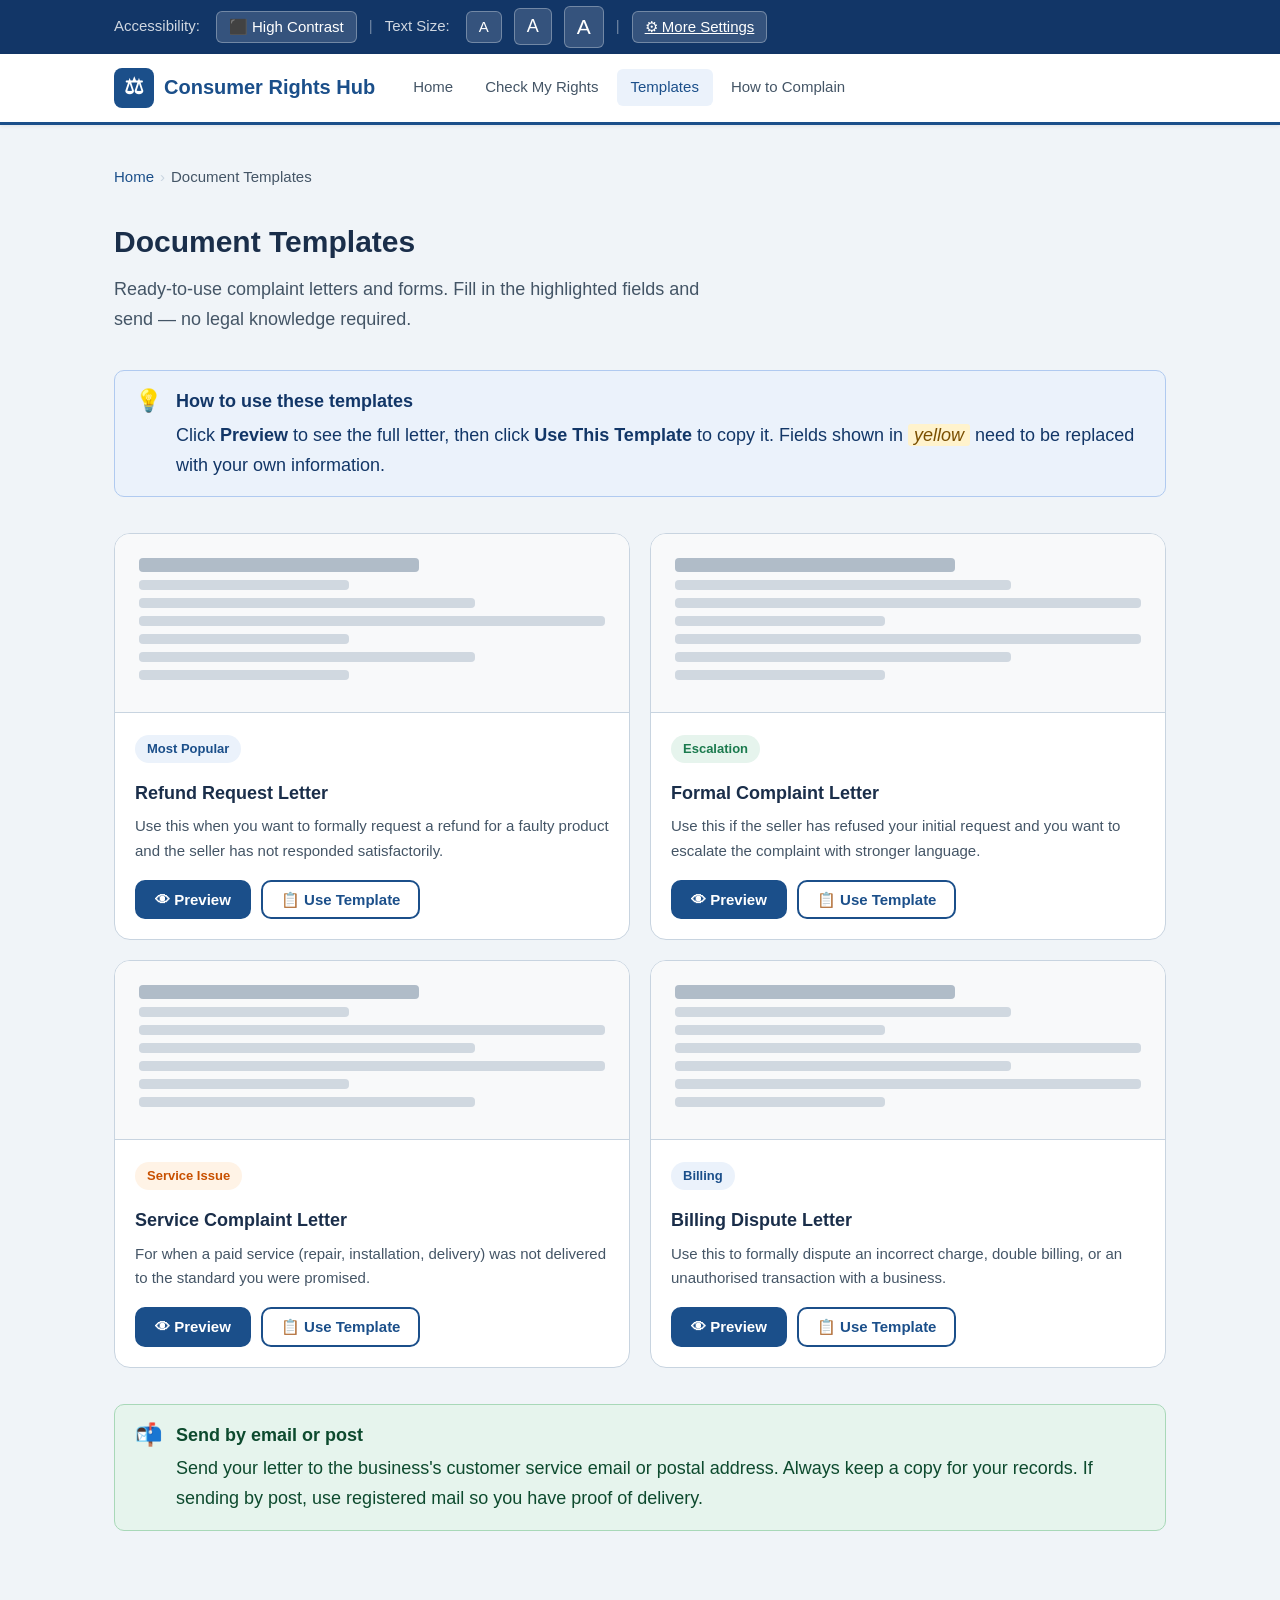
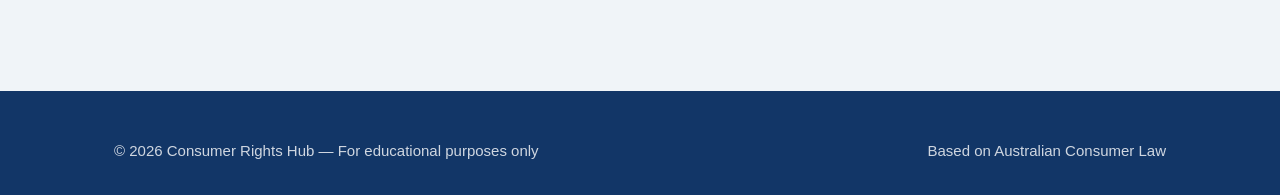
<file: templates.html>
<!DOCTYPE html>
<html lang="en">
<head>
  <meta charset="UTF-8" />
  <meta name="viewport" content="width=device-width, initial-scale=1.0" />
  <title>Document Templates — Consumer Rights Hub</title>
  <link rel="stylesheet" href="css/style.css" />
  <style>
    .modal-overlay {
      display: none;
      position: fixed;
      inset: 0;
      background: rgba(0,0,0,.5);
      z-index: 999;
      align-items: center;
      justify-content: center;
      padding: 24px;
    }
    .modal-overlay.open { display: flex; }
    .modal-box {
      background: var(--white);
      border-radius: var(--radius-lg);
      max-width: 680px;
      width: 100%;
      max-height: 90vh;
      overflow-y: auto;
      box-shadow: var(--shadow-lg);
    }
    .modal-header {
      padding: 24px 28px 16px;
      border-bottom: 1px solid var(--border);
      display: flex;
      justify-content: space-between;
      align-items: center;
    }
    .modal-header h2 { font-size: var(--font-lg); font-weight: 700; }
    .modal-close {
      background: var(--bg);
      border: 1px solid var(--border);
      width: 36px;
      height: 36px;
      border-radius: 50%;
      cursor: pointer;
      font-size: 20px;
      display: flex;
      align-items: center;
      justify-content: center;
      flex-shrink: 0;
    }
    .modal-close:hover { background: var(--border); }
    .modal-body { padding: 24px 28px; }
    .letter-block {
      background: #FAFAFA;
      border: 1px solid var(--border);
      border-radius: var(--radius);
      padding: 28px;
      font-family: 'Times New Roman', serif;
      font-size: 15px;
      line-height: 1.8;
      color: #222;
    }
    .letter-block .field {
      background: #FFF3CD;
      border-radius: 3px;
      padding: 1px 6px;
      font-style: italic;
      color: #7A4F00;
    }
    .letter-block p { margin-bottom: 14px; }
  </style>
</head>
<body>

<a class="skip-link" href="#main-content">Skip to main content</a>

<!-- Accessibility Bar -->
<div class="a11y-bar" role="toolbar" aria-label="Accessibility settings">
  <div class="inner">
    <span class="label">Accessibility:</span>
    <button class="a11y-btn" id="btn-contrast" onclick="toggleContrast()">⬛ High Contrast</button>
    <span class="a11y-separator" aria-hidden="true">|</span>
    <span class="label">Text Size:</span>
    <button class="a11y-btn" data-size="default" onclick="setTextSize('default')">A</button>
    <button class="a11y-btn" data-size="lg"      onclick="setTextSize('lg')" style="font-size:18px">A</button>
    <button class="a11y-btn" data-size="xl"      onclick="setTextSize('xl')" style="font-size:21px">A</button>
    <span class="a11y-separator" aria-hidden="true">|</span>
    <a class="a11y-btn" href="accessibility.html">⚙ More Settings</a>
  </div>
</div>

<!-- Header -->
<header class="site-header" role="banner">
  <div class="inner">
    <a class="site-logo" href="index.html" aria-label="Consumer Rights Hub home">
      <div class="logo-icon" aria-hidden="true">⚖</div>
      Consumer Rights Hub
    </a>
    <nav class="site-nav" role="navigation" aria-label="Main navigation">
      <a href="index.html">Home</a>
      <a href="issue-classifier.html">Check My Rights</a>
      <a href="templates.html" class="active">Templates</a>
      <a href="complaint-pathway.html">How to Complain</a>
    </nav>
  </div>
</header>

<main id="main-content">
  <div class="page-wrap">

    <!-- Breadcrumb -->
    <nav class="breadcrumb" aria-label="Breadcrumb">
      <a href="index.html">Home</a>
      <span class="sep" aria-hidden="true">›</span>
      <span class="current" aria-current="page">Document Templates</span>
    </nav>

    <h1 class="page-title">Document Templates</h1>
    <p class="page-subtitle">
      Ready-to-use complaint letters and forms. Fill in the highlighted fields and send — no legal knowledge required.
    </p>

    <!-- Info Alert -->
    <div class="alert alert-info mb-4" role="note">
      <div class="alert-icon" aria-hidden="true">💡</div>
      <div class="alert-body">
        <div class="alert-title">How to use these templates</div>
        <p>Click <strong>Preview</strong> to see the full letter, then click <strong>Use This Template</strong> to copy it. Fields shown in <span style="background:#FFF3CD;border-radius:3px;padding:1px 6px;font-style:italic;color:#7A4F00;">yellow</span> need to be replaced with your own information.</p>
      </div>
    </div>

    <!-- Template Grid -->
    <div class="grid-2" role="list" aria-label="Available document templates">

      <!-- Template 1: Refund Request -->
      <div class="template-card" role="listitem">
        <div class="template-preview" aria-hidden="true">
          <div class="doc-lines">
            <div class="doc-line title"></div>
            <div class="doc-line short"></div>
            <div class="doc-line mid"></div>
            <div class="doc-line"></div>
            <div class="doc-line short"></div>
            <div class="doc-line mid"></div>
            <div class="doc-line short"></div>
          </div>
        </div>
        <div class="template-info">
          <span class="tag tag-primary mb-2">Most Popular</span>
          <h3>Refund Request Letter</h3>
          <p>Use this when you want to formally request a refund for a faulty product and the seller has not responded satisfactorily.</p>
          <div class="template-actions">
            <button class="btn btn-primary btn-sm" onclick="openModal('modal-refund')" aria-label="Preview refund request letter">👁 Preview</button>
            <button class="btn btn-outline btn-sm" onclick="openModal('modal-refund')" aria-label="Use refund request letter template">📋 Use Template</button>
          </div>
        </div>
      </div>

      <!-- Template 2: Formal Complaint -->
      <div class="template-card" role="listitem">
        <div class="template-preview" aria-hidden="true">
          <div class="doc-lines">
            <div class="doc-line title"></div>
            <div class="doc-line mid"></div>
            <div class="doc-line"></div>
            <div class="doc-line short"></div>
            <div class="doc-line"></div>
            <div class="doc-line mid"></div>
            <div class="doc-line short"></div>
          </div>
        </div>
        <div class="template-info">
          <span class="tag tag-success mb-2">Escalation</span>
          <h3>Formal Complaint Letter</h3>
          <p>Use this if the seller has refused your initial request and you want to escalate the complaint with stronger language.</p>
          <div class="template-actions">
            <button class="btn btn-primary btn-sm" onclick="openModal('modal-complaint')" aria-label="Preview formal complaint letter">👁 Preview</button>
            <button class="btn btn-outline btn-sm" onclick="openModal('modal-complaint')" aria-label="Use formal complaint letter template">📋 Use Template</button>
          </div>
        </div>
      </div>

      <!-- Template 3: Service Complaint -->
      <div class="template-card" role="listitem">
        <div class="template-preview" aria-hidden="true">
          <div class="doc-lines">
            <div class="doc-line title"></div>
            <div class="doc-line short"></div>
            <div class="doc-line"></div>
            <div class="doc-line mid"></div>
            <div class="doc-line"></div>
            <div class="doc-line short"></div>
            <div class="doc-line mid"></div>
          </div>
        </div>
        <div class="template-info">
          <span class="tag tag-warning mb-2">Service Issue</span>
          <h3>Service Complaint Letter</h3>
          <p>For when a paid service (repair, installation, delivery) was not delivered to the standard you were promised.</p>
          <div class="template-actions">
            <button class="btn btn-primary btn-sm" onclick="openModal('modal-service')" aria-label="Preview service complaint letter">👁 Preview</button>
            <button class="btn btn-outline btn-sm" onclick="openModal('modal-service')" aria-label="Use service complaint letter template">📋 Use Template</button>
          </div>
        </div>
      </div>

      <!-- Template 4: Billing Dispute -->
      <div class="template-card" role="listitem">
        <div class="template-preview" aria-hidden="true">
          <div class="doc-lines">
            <div class="doc-line title"></div>
            <div class="doc-line mid"></div>
            <div class="doc-line short"></div>
            <div class="doc-line"></div>
            <div class="doc-line mid"></div>
            <div class="doc-line"></div>
            <div class="doc-line short"></div>
          </div>
        </div>
        <div class="template-info">
          <span class="tag tag-primary mb-2">Billing</span>
          <h3>Billing Dispute Letter</h3>
          <p>Use this to formally dispute an incorrect charge, double billing, or an unauthorised transaction with a business.</p>
          <div class="template-actions">
            <button class="btn btn-primary btn-sm" onclick="openModal('modal-billing')" aria-label="Preview billing dispute letter">👁 Preview</button>
            <button class="btn btn-outline btn-sm" onclick="openModal('modal-billing')" aria-label="Use billing dispute letter template">📋 Use Template</button>
          </div>
        </div>
      </div>

    </div>

    <!-- Helpful Tip -->
    <div class="alert alert-success mt-4" role="note">
      <div class="alert-icon" aria-hidden="true">📬</div>
      <div class="alert-body">
        <div class="alert-title">Send by email or post</div>
        <p>Send your letter to the business's customer service email or postal address. Always keep a copy for your records. If sending by post, use registered mail so you have proof of delivery.</p>
      </div>
    </div>

  </div>
</main>

<!-- ===== MODAL: Refund Request ===== -->
<div class="modal-overlay" id="modal-refund" role="dialog" aria-modal="true" aria-labelledby="modal-refund-title">
  <div class="modal-box">
    <div class="modal-header">
      <h2 id="modal-refund-title">📄 Refund Request Letter</h2>
      <button class="modal-close" onclick="closeModal('modal-refund')" aria-label="Close preview">✕</button>
    </div>
    <div class="modal-body">
      <div class="letter-block">
        <p><span class="field">[Your Full Name]</span><br>
        <span class="field">[Your Address]</span><br>
        <span class="field">[Date]</span></p>

        <p><strong>The Manager / Customer Service</strong><br>
        <span class="field">[Business Name]</span><br>
        <span class="field">[Business Address]</span></p>

        <p><strong>Subject: Request for Refund — Faulty Product</strong></p>

        <p>Dear Sir/Madam,</p>

        <p>I am writing to formally request a full refund for a product I purchased from your store on <span class="field">[date of purchase]</span>. The item in question is a <span class="field">[product name and model]</span>, purchased for <span class="field">$[amount]</span> with receipt number <span class="field">[receipt number]</span>.</p>

        <p>Since <span class="field">[date problem noticed]</span>, the product has <span class="field">[describe the fault clearly — e.g. "stopped working entirely" / "does not perform as advertised"]</span>. This constitutes a major failure under the Australian Consumer Law (Competition and Consumer Act 2010, Schedule 2).</p>

        <p>Under Australian Consumer Law, I am entitled to choose the remedy I prefer when a product has a major failure. I am requesting a <strong>full refund</strong> of <span class="field">$[amount]</span>.</p>

        <p>Please respond to this request within <strong>14 days</strong> of receiving this letter. If I do not receive a satisfactory response, I will escalate this matter to <span class="field">[NSW Fair Trading / Consumer Affairs Victoria / relevant state body]</span> and/or the Australian Competition and Consumer Commission (ACCC).</p>

        <p>I have attached <span class="field">[list what you're attaching: receipt, photos, etc.]</span> as supporting evidence.</p>

        <p>Yours sincerely,</p>
        <p><span class="field">[Your Name]</span><br>
        <span class="field">[Phone Number]</span><br>
        <span class="field">[Email Address]</span></p>
      </div>
      <div class="flex-gap mt-3">
        <button class="btn btn-primary" onclick="copyLetter('modal-refund')" aria-label="Copy letter to clipboard">📋 Copy to Clipboard</button>
        <button class="btn btn-ghost" onclick="closeModal('modal-refund')" aria-label="Close preview">✕ Close</button>
      </div>
    </div>
  </div>
</div>

<!-- ===== MODAL: Formal Complaint ===== -->
<div class="modal-overlay" id="modal-complaint" role="dialog" aria-modal="true" aria-labelledby="modal-complaint-title">
  <div class="modal-box">
    <div class="modal-header">
      <h2 id="modal-complaint-title">📄 Formal Complaint Letter</h2>
      <button class="modal-close" onclick="closeModal('modal-complaint')" aria-label="Close preview">✕</button>
    </div>
    <div class="modal-body">
      <div class="letter-block">
        <p><span class="field">[Your Full Name]</span><br>
        <span class="field">[Your Address]</span><br>
        <span class="field">[Date]</span></p>

        <p><strong>The Manager / Customer Service</strong><br>
        <span class="field">[Business Name]</span></p>

        <p><strong>Subject: Formal Complaint and Notice of Intention to Escalate</strong></p>

        <p>Dear Sir/Madam,</p>

        <p>I am writing as a follow-up to my previous correspondence dated <span class="field">[date of first contact]</span>, regarding a <span class="field">[faulty product / poor service / incorrect billing]</span>. To date, I have not received a satisfactory response from your business.</p>

        <p>I wish to make clear that under the <strong>Australian Consumer Law</strong>, I have statutory rights that cannot be excluded by any business policy, including "no refund" signs or policies. My entitlement to a remedy exists independently of your store's policies.</p>

        <p>I am formally requesting that you provide <span class="field">[refund / replacement / repair]</span> within <strong>7 days</strong> of this notice.</p>

        <p>Should you fail to respond or refuse this request, I will immediately lodge a formal complaint with <span class="field">[relevant Fair Trading office]</span> and report your business to the ACCC for potential non-compliance with Australian Consumer Law.</p>

        <p>Yours sincerely,</p>
        <p><span class="field">[Your Name]</span><br>
        <span class="field">[Contact Details]</span></p>
      </div>
      <div class="flex-gap mt-3">
        <button class="btn btn-primary" onclick="copyLetter('modal-complaint')" aria-label="Copy letter to clipboard">📋 Copy to Clipboard</button>
        <button class="btn btn-ghost" onclick="closeModal('modal-complaint')">✕ Close</button>
      </div>
    </div>
  </div>
</div>

<!-- ===== MODAL: Service Complaint ===== -->
<div class="modal-overlay" id="modal-service" role="dialog" aria-modal="true" aria-labelledby="modal-service-title">
  <div class="modal-box">
    <div class="modal-header">
      <h2 id="modal-service-title">📄 Service Complaint Letter</h2>
      <button class="modal-close" onclick="closeModal('modal-service')" aria-label="Close preview">✕</button>
    </div>
    <div class="modal-body">
      <div class="letter-block">
        <p><span class="field">[Your Full Name]</span><br>
        <span class="field">[Your Address]</span><br>
        <span class="field">[Date]</span></p>

        <p><strong>The Manager</strong><br>
        <span class="field">[Business Name]</span></p>

        <p><strong>Subject: Complaint Regarding Service Quality</strong></p>

        <p>Dear Sir/Madam,</p>

        <p>I am writing to formally complain about the service I received on <span class="field">[date of service]</span>. I engaged your business to <span class="field">[describe the service, e.g. "repair my washing machine"]</span> for the agreed price of <span class="field">$[amount]</span>.</p>

        <p>The service was not performed with due care and skill as required under the Australian Consumer Law. Specifically, <span class="field">[describe exactly what went wrong — e.g. "the repair was incomplete and the machine still does not work"]</span>.</p>

        <p>Under Australian Consumer Law, services must be provided with due care and skill, and must be reasonably fit for the purpose. I am requesting that you <span class="field">[re-do the work at no charge / provide a refund of $[amount]]</span> within <strong>14 days</strong>.</p>

        <p>Yours sincerely,</p>
        <p><span class="field">[Your Name]</span><br>
        <span class="field">[Contact Details]</span></p>
      </div>
      <div class="flex-gap mt-3">
        <button class="btn btn-primary" onclick="copyLetter('modal-service')">📋 Copy to Clipboard</button>
        <button class="btn btn-ghost" onclick="closeModal('modal-service')">✕ Close</button>
      </div>
    </div>
  </div>
</div>

<!-- ===== MODAL: Billing Dispute ===== -->
<div class="modal-overlay" id="modal-billing" role="dialog" aria-modal="true" aria-labelledby="modal-billing-title">
  <div class="modal-box">
    <div class="modal-header">
      <h2 id="modal-billing-title">📄 Billing Dispute Letter</h2>
      <button class="modal-close" onclick="closeModal('modal-billing')" aria-label="Close preview">✕</button>
    </div>
    <div class="modal-body">
      <div class="letter-block">
        <p><span class="field">[Your Full Name]</span><br>
        <span class="field">[Your Address]</span><br>
        <span class="field">[Date]</span></p>

        <p><strong>Customer Service / Billing Department</strong><br>
        <span class="field">[Business Name]</span></p>

        <p><strong>Subject: Billing Dispute — Reference <span class="field">[Invoice/Order Number]</span></strong></p>

        <p>Dear Sir/Madam,</p>

        <p>I am writing to dispute a charge on my account. On <span class="field">[date]</span>, I was charged <span class="field">$[amount]</span> by your business. This charge is incorrect because <span class="field">[explain why — e.g. "I was charged twice for the same transaction" / "I did not authorise this charge" / "the amount differs from what was agreed"]</span>.</p>

        <p>I am requesting an immediate correction of this billing error and a refund of <span class="field">$[amount]</span> to <span class="field">[my original payment method / my account]</span>.</p>

        <p>Please respond within <strong>7 days</strong>. If this is not resolved promptly, I will report this matter to my bank and to the relevant consumer protection authority.</p>

        <p>Yours sincerely,</p>
        <p><span class="field">[Your Name]</span><br>
        <span class="field">[Contact Details]</span></p>
      </div>
      <div class="flex-gap mt-3">
        <button class="btn btn-primary" onclick="copyLetter('modal-billing')">📋 Copy to Clipboard</button>
        <button class="btn btn-ghost" onclick="closeModal('modal-billing')">✕ Close</button>
      </div>
    </div>
  </div>
</div>

<!-- Footer -->
<footer class="site-footer" role="contentinfo">
  <div class="inner">
    <div class="footer-bottom" style="border-top:none;padding-top:0;">
      <span>© 2026 Consumer Rights Hub — For educational purposes only</span>
      <span>Based on Australian Consumer Law</span>
    </div>
  </div>
</footer>

<script src="js/main.js"></script>
<script>
  function openModal(id) {
    const m = document.getElementById(id);
    if (m) { m.classList.add('open'); document.body.style.overflow = 'hidden'; }
  }
  function closeModal(id) {
    const m = document.getElementById(id);
    if (m) { m.classList.remove('open'); document.body.style.overflow = ''; }
  }
  function copyLetter(modalId) {
    const text = document.querySelector('#' + modalId + ' .letter-block')?.innerText;
    if (text) {
      navigator.clipboard?.writeText(text).then(() => {
        alert('Letter copied to clipboard! Paste it into Word or your email client.');
      }).catch(() => {
        alert('Please select and copy the letter text manually.');
      });
    }
  }
  // Close modal on overlay click
  document.querySelectorAll('.modal-overlay').forEach(overlay => {
    overlay.addEventListener('click', function(e) {
      if (e.target === overlay) closeModal(overlay.id);
    });
  });
  // Close on Escape key
  document.addEventListener('keydown', function(e) {
    if (e.key === 'Escape') {
      document.querySelectorAll('.modal-overlay.open').forEach(m => closeModal(m.id));
    }
  });
</script>
</body>
</html>
</file>
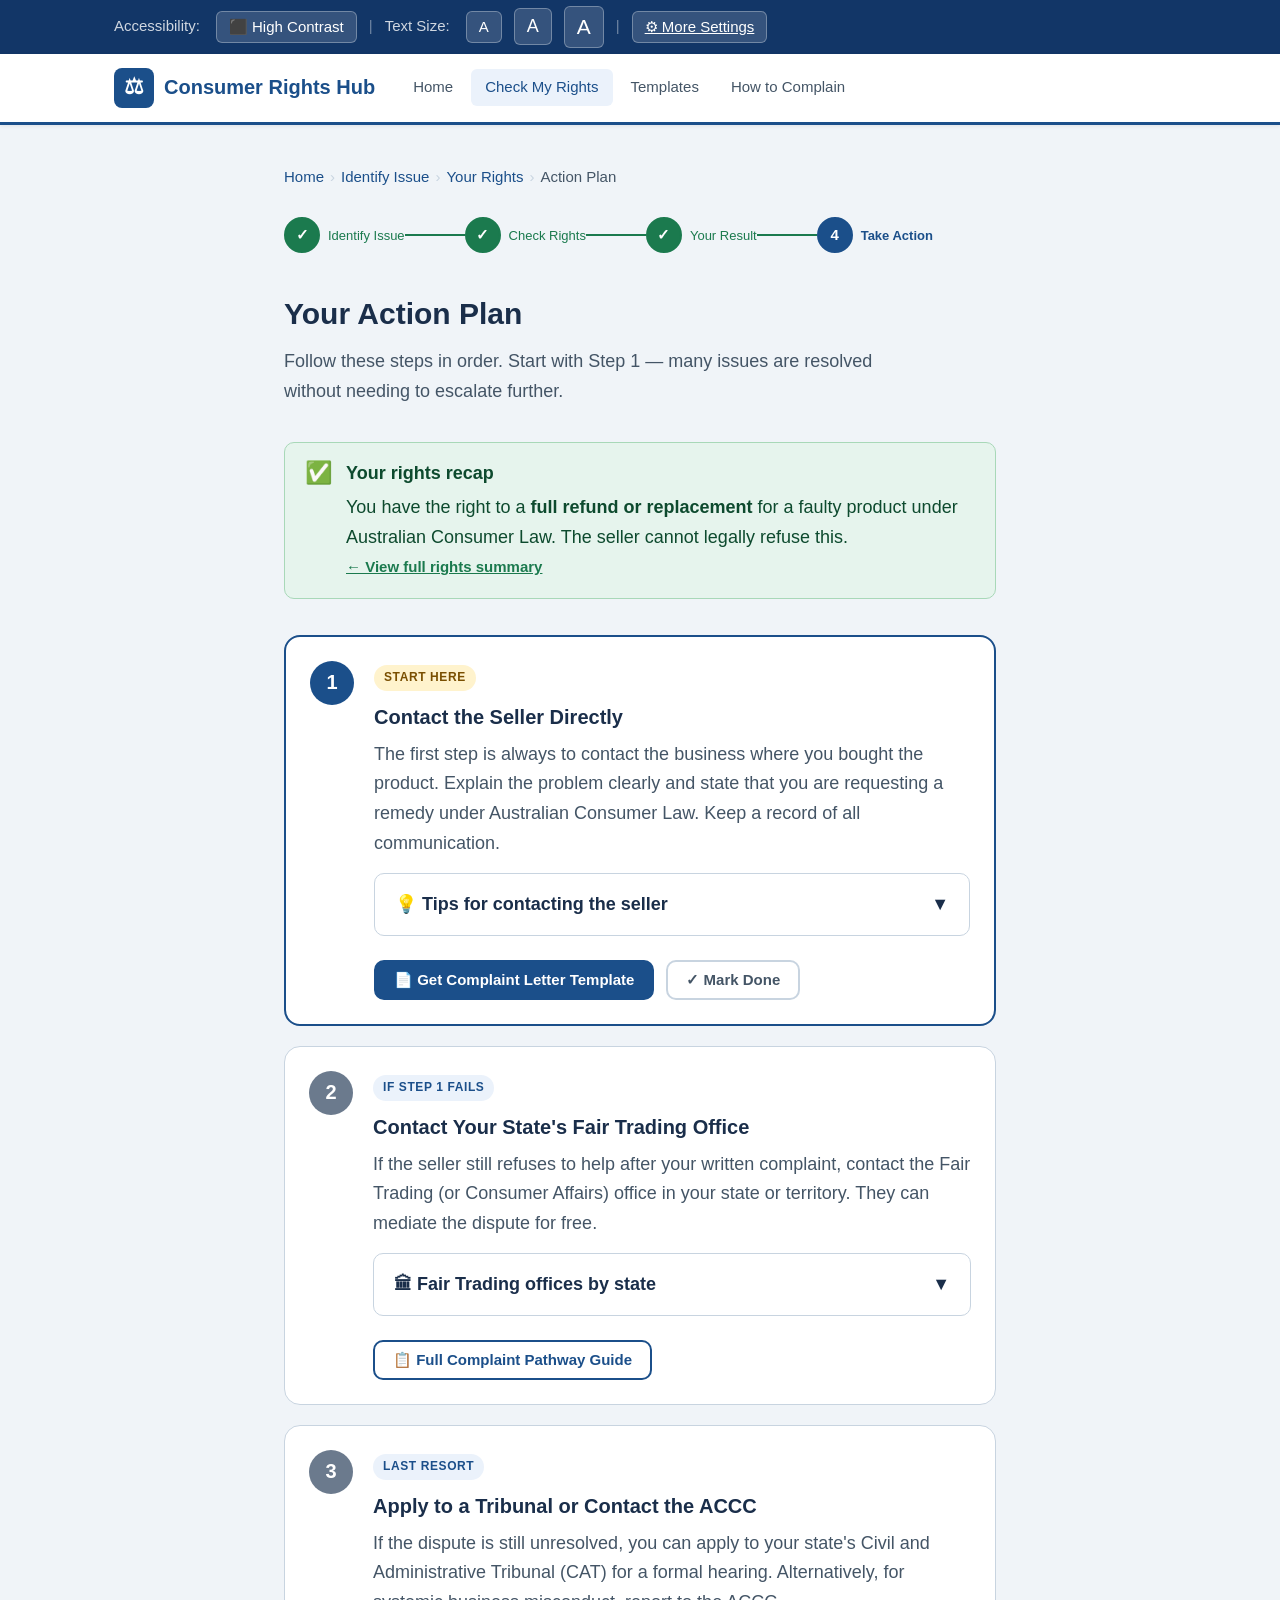
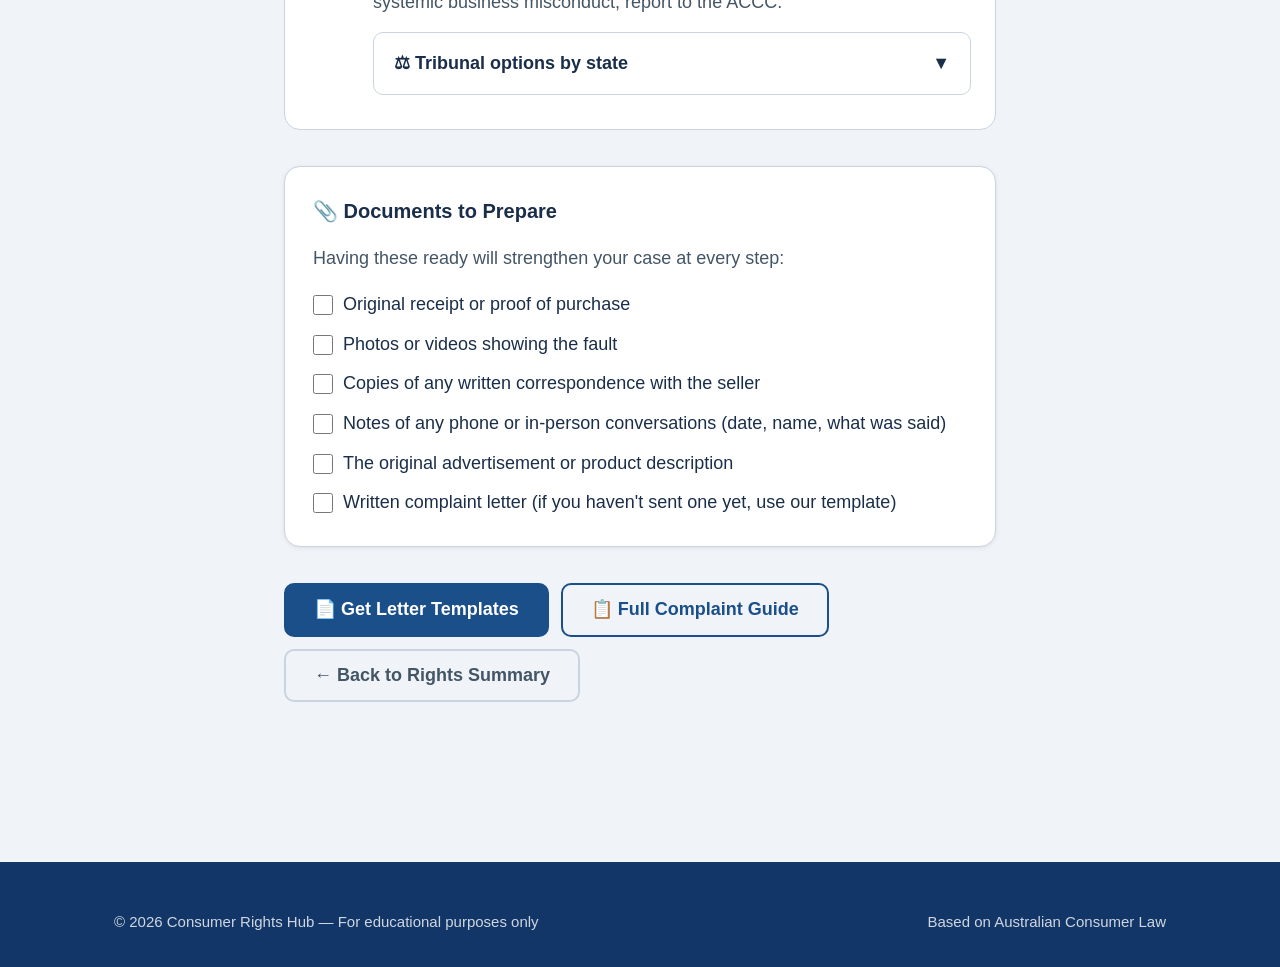
<file: prototype/action.html>
<!DOCTYPE html>
<html lang="en">
<head>
  <meta charset="UTF-8" />
  <meta name="viewport" content="width=device-width, initial-scale=1.0" />
  <title>Your Action Plan — Consumer Rights Hub</title>
  <link rel="stylesheet" href="css/style.css" />
</head>
<body>

<a class="skip-link" href="#main-content">Skip to main content</a>

<!-- Accessibility Bar -->
<div class="a11y-bar" role="toolbar" aria-label="Accessibility settings">
  <div class="inner">
    <span class="label">Accessibility:</span>
    <button class="a11y-btn" id="btn-contrast" onclick="toggleContrast()">⬛ High Contrast</button>
    <span class="a11y-separator" aria-hidden="true">|</span>
    <span class="label">Text Size:</span>
    <button class="a11y-btn" data-size="default" onclick="setTextSize('default')">A</button>
    <button class="a11y-btn" data-size="lg"      onclick="setTextSize('lg')" style="font-size:18px">A</button>
    <button class="a11y-btn" data-size="xl"      onclick="setTextSize('xl')" style="font-size:21px">A</button>
    <span class="a11y-separator" aria-hidden="true">|</span>
    <a class="a11y-btn" href="accessibility.html">⚙ More Settings</a>
  </div>
</div>

<!-- Header -->
<header class="site-header" role="banner">
  <div class="inner">
    <a class="site-logo" href="index.html" aria-label="Consumer Rights Hub home">
      <div class="logo-icon" aria-hidden="true">⚖</div>
      Consumer Rights Hub
    </a>
    <nav class="site-nav" role="navigation" aria-label="Main navigation">
      <a href="index.html">Home</a>
      <a href="issue-classifier.html" class="active">Check My Rights</a>
      <a href="templates.html">Templates</a>
      <a href="complaint-pathway.html">How to Complain</a>
    </nav>
  </div>
</header>

<main id="main-content">
  <div class="page-wrap narrow">

    <!-- Breadcrumb -->
    <nav class="breadcrumb" aria-label="Breadcrumb">
      <a href="index.html">Home</a>
      <span class="sep" aria-hidden="true">›</span>
      <a href="issue-classifier.html">Identify Issue</a>
      <span class="sep" aria-hidden="true">›</span>
      <a href="result.html">Your Rights</a>
      <span class="sep" aria-hidden="true">›</span>
      <span class="current" aria-current="page">Action Plan</span>
    </nav>

    <!-- Flow Steps -->
    <div class="step-row" role="list" aria-label="Progress steps">
      <div class="step-item" role="listitem">
        <div class="step-circle done" aria-label="Step 1 completed">✓</div>
        <span class="step-label done">Identify Issue</span>
      </div>
      <div class="step-connector done" aria-hidden="true"></div>
      <div class="step-item" role="listitem">
        <div class="step-circle done" aria-label="Step 2 completed">✓</div>
        <span class="step-label done">Check Rights</span>
      </div>
      <div class="step-connector done" aria-hidden="true"></div>
      <div class="step-item" role="listitem">
        <div class="step-circle done" aria-label="Step 3 completed">✓</div>
        <span class="step-label done">Your Result</span>
      </div>
      <div class="step-connector done" aria-hidden="true"></div>
      <div class="step-item" role="listitem">
        <div class="step-circle active" aria-label="Step 4, current: Take Action">4</div>
        <span class="step-label active">Take Action</span>
      </div>
    </div>

    <h1 class="page-title">Your Action Plan</h1>
    <p class="page-subtitle">
      Follow these steps in order. Start with Step 1 — many issues are resolved without needing to escalate further.
    </p>

    <!-- Rights Quick Recap -->
    <div class="alert alert-success mb-4" role="note" aria-label="Rights recap">
      <div class="alert-icon" aria-hidden="true">✅</div>
      <div class="alert-body">
        <div class="alert-title">Your rights recap</div>
        <p>You have the right to a <strong>full refund or replacement</strong> for a faulty product under Australian Consumer Law. The seller cannot legally refuse this.</p>
        <a href="result.html" style="color:var(--success); font-weight:600; font-size:var(--font-sm);">← View full rights summary</a>
      </div>
    </div>

    <!-- Action Steps -->
    <div class="action-steps" role="list" aria-label="Action steps">

      <!-- Step 1 -->
      <div class="action-step current" role="listitem" aria-label="Step 1: Contact the seller">
        <div class="step-num" aria-hidden="true">1</div>
        <div class="step-body">
          <span class="step-tag recommended">Start Here</span>
          <h3>Contact the Seller Directly</h3>
          <p>
            The first step is always to contact the business where you bought the product.
            Explain the problem clearly and state that you are requesting a remedy under Australian Consumer Law.
            Keep a record of all communication.
          </p>
          <div class="accordion-item" style="margin-top:0;">
            <div class="accordion-header" tabindex="0" role="button" aria-expanded="false">
              <span>💡 Tips for contacting the seller</span>
              <span class="chevron" aria-hidden="true">▼</span>
            </div>
            <div class="accordion-body">
              <ul style="padding-left:20px; display:flex; flex-direction:column; gap:8px; color:var(--text-secondary);">
                <li>Put your complaint <strong>in writing</strong> (email or letter) — this creates a paper trail</li>
                <li>Be clear and polite — state the problem, the remedy you want, and a deadline (e.g. 14 days)</li>
                <li>Mention <strong>Australian Consumer Law</strong> specifically in your message</li>
                <li>Keep all receipts, order confirmations, and product photos</li>
                <li>Note the name of anyone you speak to and the date of the conversation</li>
              </ul>
            </div>
          </div>
          <div class="flex-gap mt-3">
            <a href="templates.html?from=action" class="btn btn-primary btn-sm">📄 Get Complaint Letter Template</a>
            <button class="btn btn-ghost btn-sm" onclick="markDone(this)" aria-label="Mark step 1 as done">✓ Mark Done</button>
          </div>
        </div>
      </div>

      <!-- Step 2 -->
      <div class="action-step" role="listitem" aria-label="Step 2: Escalate to Fair Trading">
        <div class="step-num" style="background:var(--text-muted);" aria-hidden="true">2</div>
        <div class="step-body">
          <span class="step-tag required">If Step 1 fails</span>
          <h3>Contact Your State's Fair Trading Office</h3>
          <p>
            If the seller still refuses to help after your written complaint, contact the Fair Trading (or Consumer Affairs) office in your state or territory. They can mediate the dispute for free.
          </p>
          <div class="accordion-item" style="margin-top:0;">
            <div class="accordion-header" tabindex="0" role="button" aria-expanded="false">
              <span>🏛 Fair Trading offices by state</span>
              <span class="chevron" aria-hidden="true">▼</span>
            </div>
            <div class="accordion-body">
              <ul style="padding-left:20px; display:flex; flex-direction:column; gap:8px; color:var(--text-secondary);">
                <li><strong>NSW:</strong> NSW Fair Trading — fairtrading.nsw.gov.au</li>
                <li><strong>VIC:</strong> Consumer Affairs Victoria — consumer.vic.gov.au</li>
                <li><strong>QLD:</strong> Office of Fair Trading — fairtrading.qld.gov.au</li>
                <li><strong>SA:</strong> Consumer and Business Services — cbs.sa.gov.au</li>
                <li><strong>WA:</strong> Consumer Protection — commerce.wa.gov.au</li>
                <li><strong>TAS:</strong> Consumer, Building and Occupational Services — cbos.tas.gov.au</li>
                <li><strong>ACT:</strong> Access Canberra — accesscanberra.act.gov.au</li>
                <li><strong>NT:</strong> Consumer Affairs — consumeraffairs.nt.gov.au</li>
              </ul>
            </div>
          </div>
          <div class="flex-gap mt-3">
            <a href="complaint-pathway.html" class="btn btn-outline btn-sm">📋 Full Complaint Pathway Guide</a>
          </div>
        </div>
      </div>

      <!-- Step 3 -->
      <div class="action-step" role="listitem" aria-label="Step 3: Tribunal or ACCC">
        <div class="step-num" style="background:var(--text-muted);" aria-hidden="true">3</div>
        <div class="step-body">
          <span class="step-tag required">Last Resort</span>
          <h3>Apply to a Tribunal or Contact the ACCC</h3>
          <p>
            If the dispute is still unresolved, you can apply to your state's Civil and Administrative Tribunal (CAT) for a formal hearing. Alternatively, for systemic business misconduct, report to the ACCC.
          </p>
          <div class="accordion-item" style="margin-top:0;">
            <div class="accordion-header" tabindex="0" role="button" aria-expanded="false">
              <span>⚖ Tribunal options by state</span>
              <span class="chevron" aria-hidden="true">▼</span>
            </div>
            <div class="accordion-body">
              <ul style="padding-left:20px; display:flex; flex-direction:column; gap:8px; color:var(--text-secondary);">
                <li><strong>NSW:</strong> NSW Civil and Administrative Tribunal (NCAT)</li>
                <li><strong>VIC:</strong> Victorian Civil and Administrative Tribunal (VCAT)</li>
                <li><strong>QLD:</strong> Queensland Civil and Administrative Tribunal (QCAT)</li>
                <li><strong>SA:</strong> South Australian Civil and Administrative Tribunal (SACAT)</li>
                <li><strong>WA:</strong> Magistrates Court of Western Australia (Consumer Protection jurisdiction)</li>
                <li><strong>All states:</strong> ACCC (for reporting, not individual disputes) — accc.gov.au</li>
              </ul>
              <div class="alert alert-info mt-3" role="note">
                <div class="alert-icon" aria-hidden="true">ℹ️</div>
                <div class="alert-body">
                  <p>Tribunal applications usually have a small filing fee. Many hearings can be conducted online or over the phone.</p>
                </div>
              </div>
            </div>
          </div>
        </div>
      </div>

    </div>

    <!-- Checklist Card -->
    <div class="card mt-4" role="region" aria-label="Documents to prepare">
      <h2 style="font-size:var(--font-lg); font-weight:700; margin-bottom:16px;">📎 Documents to Prepare</h2>
      <p style="color:var(--text-secondary); margin-bottom:16px;">Having these ready will strengthen your case at every step:</p>
      <ul style="padding-left:0; list-style:none; display:flex; flex-direction:column; gap:10px;">
        <li style="display:flex; gap:10px; align-items:center;">
          <input type="checkbox" id="chk1" style="width:20px;height:20px;accent-color:var(--primary);cursor:pointer;" />
          <label for="chk1" style="cursor:pointer;">Original receipt or proof of purchase</label>
        </li>
        <li style="display:flex; gap:10px; align-items:center;">
          <input type="checkbox" id="chk2" style="width:20px;height:20px;accent-color:var(--primary);cursor:pointer;" />
          <label for="chk2" style="cursor:pointer;">Photos or videos showing the fault</label>
        </li>
        <li style="display:flex; gap:10px; align-items:center;">
          <input type="checkbox" id="chk3" style="width:20px;height:20px;accent-color:var(--primary);cursor:pointer;" />
          <label for="chk3" style="cursor:pointer;">Copies of any written correspondence with the seller</label>
        </li>
        <li style="display:flex; gap:10px; align-items:center;">
          <input type="checkbox" id="chk4" style="width:20px;height:20px;accent-color:var(--primary);cursor:pointer;" />
          <label for="chk4" style="cursor:pointer;">Notes of any phone or in-person conversations (date, name, what was said)</label>
        </li>
        <li style="display:flex; gap:10px; align-items:center;">
          <input type="checkbox" id="chk5" style="width:20px;height:20px;accent-color:var(--primary);cursor:pointer;" />
          <label for="chk5" style="cursor:pointer;">The original advertisement or product description</label>
        </li>
        <li style="display:flex; gap:10px; align-items:center;">
          <input type="checkbox" id="chk6" style="width:20px;height:20px;accent-color:var(--primary);cursor:pointer;" />
          <label for="chk6" style="cursor:pointer;">Written complaint letter (if you haven't sent one yet, use our template)</label>
        </li>
      </ul>
    </div>

    <!-- Bottom CTAs -->
    <div class="flex-gap mt-4" style="justify-content:flex-start;">
      <a href="templates.html?from=action" class="btn btn-primary">📄 Get Letter Templates</a>
      <a href="complaint-pathway.html" class="btn btn-outline">📋 Full Complaint Guide</a>
      <a href="result.html" class="btn btn-ghost">← Back to Rights Summary</a>
    </div>

  </div>
</main>

<!-- Footer -->
<footer class="site-footer" role="contentinfo">
  <div class="inner">
    <div class="footer-bottom" style="border-top:none;padding-top:0;">
      <span>© 2026 Consumer Rights Hub — For educational purposes only</span>
      <span>Based on Australian Consumer Law</span>
    </div>
  </div>
</footer>

<script src="js/main.js"></script>
<script>
  function markDone(btn) {
    const step = btn.closest('.action-step');
    step.classList.remove('current');
    step.classList.add('done');
    const num = step.querySelector('.step-num');
    if (num) { num.textContent = '✓'; num.style.background = 'var(--success)'; }
    btn.textContent = '✓ Done';
    btn.disabled = true;
    // Activate next step
    const next = step.nextElementSibling;
    if (next && next.classList.contains('action-step')) {
      next.classList.add('current');
      const nextNum = next.querySelector('.step-num');
      if (nextNum) nextNum.style.background = 'var(--primary)';
    }
  }
</script>
</body>
</html>
</file>
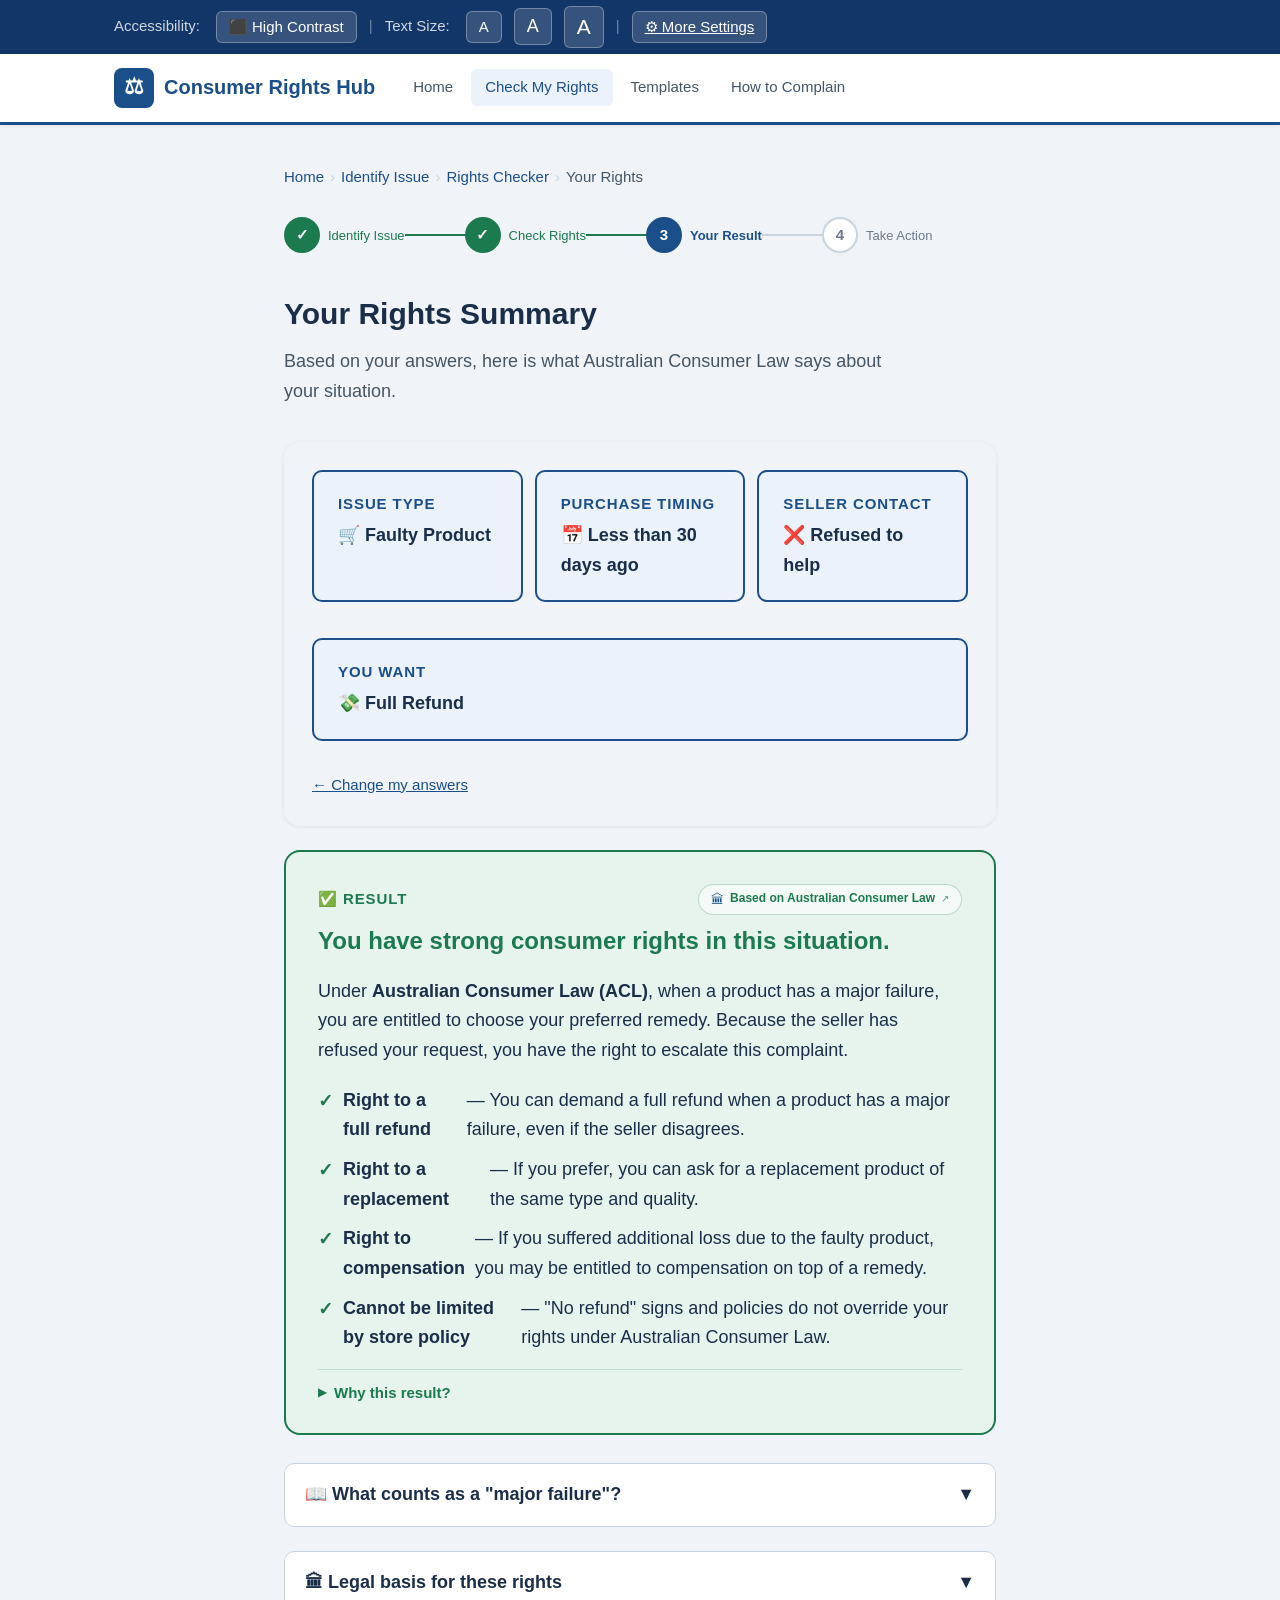
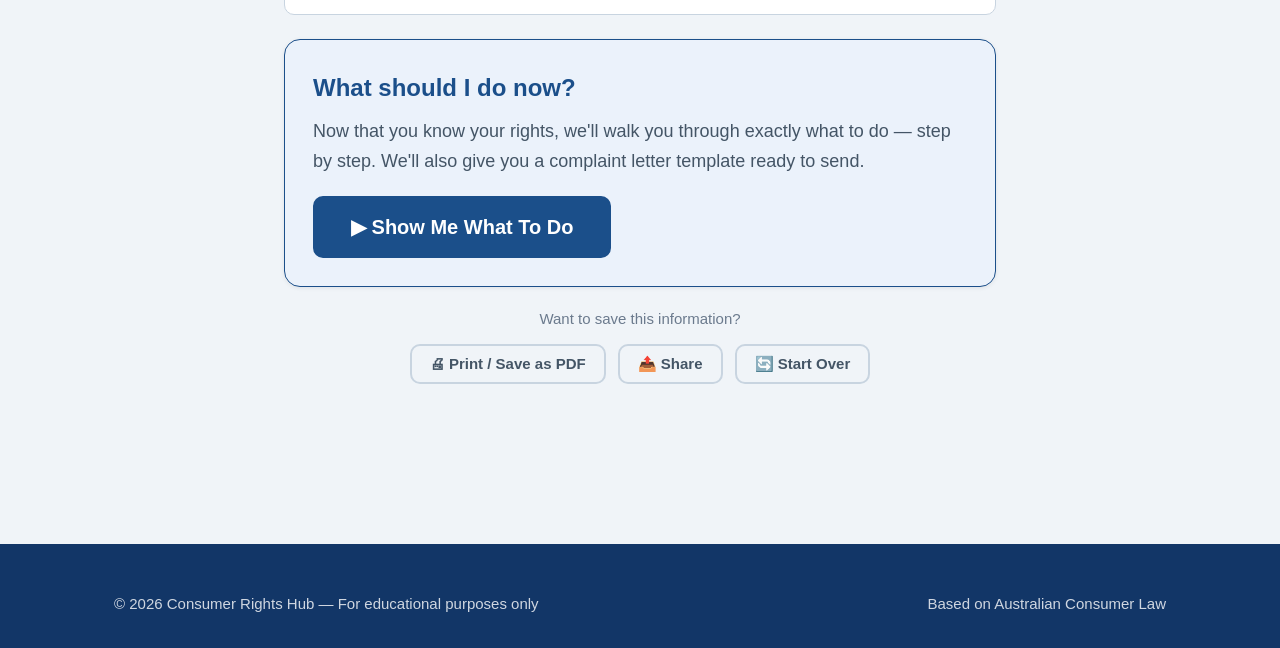
<file: prototype/result.html>
<!DOCTYPE html>
<html lang="en">
<head>
  <meta charset="UTF-8" />
  <meta name="viewport" content="width=device-width, initial-scale=1.0" />
  <title>Your Rights — Consumer Rights Hub</title>
  <link rel="stylesheet" href="css/style.css" />
</head>
<body>

<a class="skip-link" href="#main-content">Skip to main content</a>

<!-- Accessibility Bar -->
<div class="a11y-bar" role="toolbar" aria-label="Accessibility settings">
  <div class="inner">
    <span class="label">Accessibility:</span>
    <button class="a11y-btn" id="btn-contrast" onclick="toggleContrast()">⬛ High Contrast</button>
    <span class="a11y-separator" aria-hidden="true">|</span>
    <span class="label">Text Size:</span>
    <button class="a11y-btn" data-size="default" onclick="setTextSize('default')">A</button>
    <button class="a11y-btn" data-size="lg"      onclick="setTextSize('lg')" style="font-size:18px">A</button>
    <button class="a11y-btn" data-size="xl"      onclick="setTextSize('xl')" style="font-size:21px">A</button>
    <span class="a11y-separator" aria-hidden="true">|</span>
    <a class="a11y-btn" href="accessibility.html">⚙ More Settings</a>
  </div>
</div>

<!-- Header -->
<header class="site-header" role="banner">
  <div class="inner">
    <a class="site-logo" href="index.html" aria-label="Consumer Rights Hub home">
      <div class="logo-icon" aria-hidden="true">⚖</div>
      Consumer Rights Hub
    </a>
    <nav class="site-nav" role="navigation" aria-label="Main navigation">
      <a href="index.html">Home</a>
      <a href="issue-classifier.html" class="active">Check My Rights</a>
      <a href="templates.html">Templates</a>
      <a href="complaint-pathway.html">How to Complain</a>
    </nav>
  </div>
</header>

<main id="main-content">
  <div class="page-wrap narrow">

    <!-- Breadcrumb -->
    <nav class="breadcrumb" aria-label="Breadcrumb">
      <a href="index.html">Home</a>
      <span class="sep" aria-hidden="true">›</span>
      <a href="issue-classifier.html">Identify Issue</a>
      <span class="sep" aria-hidden="true">›</span>
      <a href="rights-checker.html">Rights Checker</a>
      <span class="sep" aria-hidden="true">›</span>
      <span class="current" aria-current="page">Your Rights</span>
    </nav>

    <!-- Flow Steps -->
    <div class="step-row" role="list" aria-label="Progress steps">
      <div class="step-item" role="listitem">
        <div class="step-circle done" aria-label="Step 1 completed">✓</div>
        <span class="step-label done">Identify Issue</span>
      </div>
      <div class="step-connector done" aria-hidden="true"></div>
      <div class="step-item" role="listitem">
        <div class="step-circle done" aria-label="Step 2 completed">✓</div>
        <span class="step-label done">Check Rights</span>
      </div>
      <div class="step-connector done" aria-hidden="true"></div>
      <div class="step-item" role="listitem">
        <div class="step-circle active" aria-label="Step 3, current: Your Result">3</div>
        <span class="step-label active">Your Result</span>
      </div>
      <div class="step-connector" aria-hidden="true"></div>
      <div class="step-item" role="listitem">
        <div class="step-circle" aria-label="Step 4: Take Action">4</div>
        <span class="step-label">Take Action</span>
      </div>
    </div>

    <!-- Page Title -->
    <h1 class="page-title">Your Rights Summary</h1>
    <p class="page-subtitle">Based on your answers, here is what Australian Consumer Law says about your situation.</p>

    <!-- Your Selections Summary -->
    <div class="card mb-3" style="border:none; background:var(--bg);" aria-label="Summary of your answers">
      <div style="display:flex; gap:12px; flex-wrap:wrap;">
        <div class="highlight-box" style="flex:1; min-width:160px;">
          <div class="hb-label">Issue Type</div>
          <div class="hb-value">🛒 Faulty Product</div>
        </div>
        <div class="highlight-box" style="flex:1; min-width:160px;">
          <div class="hb-label">Purchase Timing</div>
          <div class="hb-value">📅 Less than 30 days ago</div>
        </div>
        <div class="highlight-box" style="flex:1; min-width:160px;">
          <div class="hb-label">Seller Contact</div>
          <div class="hb-value">❌ Refused to help</div>
        </div>
        <div class="highlight-box" style="flex:1; min-width:160px;">
          <div class="hb-label">You Want</div>
          <div class="hb-value">💸 Full Refund</div>
        </div>
      </div>
      <p style="font-size:var(--font-sm); color:var(--text-muted); margin-top:8px;">
        <a href="rights-checker.html" style="color:var(--primary);">← Change my answers</a>
      </p>
    </div>

    <!-- Main Result Box -->
    <div class="result-box" role="region" aria-label="Your rights result">
      <div style="display:flex; align-items:center; justify-content:space-between; flex-wrap:wrap; gap:10px; margin-bottom:6px;">
        <div class="result-label" aria-hidden="true" style="margin-bottom:0;">✅ Result</div>
        <a href="https://www.accc.gov.au/consumers/consumer-rights-guarantees/repairs-replacements-refunds"
           target="_blank"
           rel="noopener noreferrer"
           aria-label="View Australian Consumer Law on the ACCC official website (opens in new tab)"
           style="display:flex; align-items:center; gap:6px; background:rgba(255,255,255,0.55); border:1px solid rgba(30,120,60,0.25); border-radius:20px; padding:4px 12px; text-decoration:none; transition: background .2s;"
           onmouseover="this.style.background='rgba(255,255,255,0.9)'"
           onmouseout="this.style.background='rgba(255,255,255,0.55)'">
          <span style="font-size:13px;">🏛</span>
          <span style="font-size:12px; font-weight:600; color:var(--success);">Based on Australian Consumer Law</span>
          <span style="font-size:10px; color:var(--success); opacity:0.7;">↗</span>
        </a>
      </div>

      <div class="result-title">You have strong consumer rights in this situation.</div>
      <p style="color:var(--text-primary); margin-bottom:20px;">
        Under <strong>Australian Consumer Law (ACL)</strong>, when a product has a major failure, you are entitled to choose your preferred remedy.
        Because the seller has refused your request, you have the right to escalate this complaint.
      </p>
      <ul class="result-rights" aria-label="Your specific rights">
        <li>
          <strong>Right to a full refund</strong> — You can demand a full refund when a product has a major failure, even if the seller disagrees.
        </li>
        <li>
          <strong>Right to a replacement</strong> — If you prefer, you can ask for a replacement product of the same type and quality.
        </li>
        <li>
          <strong>Right to compensation</strong> — If you suffered additional loss due to the faulty product, you may be entitled to compensation on top of a remedy.
        </li>
        <li>
          <strong>Cannot be limited by store policy</strong> — "No refund" signs and policies do not override your rights under Australian Consumer Law.
        </li>
      </ul>

      <!-- Why this result? -->
      <div style="margin-top:16px; border-top:1px solid rgba(30,120,60,0.2); padding-top:14px;">
        <button
          id="why-toggle"
          onclick="toggleWhy()"
          aria-expanded="false"
          aria-controls="why-body"
          style="background:none; border:none; cursor:pointer; display:flex; align-items:center; gap:8px; font-size:var(--font-sm); font-weight:600; color:var(--success); padding:0;">
          <span id="why-chevron" style="font-size:11px; transition:transform .2s;">▶</span>
          Why this result?
        </button>
        <div id="why-body" style="display:none; margin-top:12px; font-size:var(--font-sm); color:var(--text-secondary); display:none; flex-direction:column; gap:8px;">
          <p>This result is based on three things you told us:</p>
          <ul style="padding-left:18px; display:flex; flex-direction:column; gap:6px;">
            <li><strong>Recent purchase</strong> — Products bought within 30 days carry the strongest consumer protections under ACL.</li>
            <li><strong>Major failure</strong> — A product that stops working or is defective qualifies as a major failure, entitling you to choose your own remedy.</li>
            <li><strong>Seller refused</strong> — Once a business refuses a valid remedy request, you have the right to escalate to Fair Trading or a tribunal.</li>
          </ul>
          <p style="color:var(--text-muted); font-size:11px; margin-top:4px;">
            Australian Consumer Law is federal law and applies equally in every state and territory.
          </p>
        </div>
      </div>
    </div>

    <!-- What Counts as a "Major Failure"? Accordion -->
    <div class="accordion-item mb-3">
      <div class="accordion-header" tabindex="0" role="button" aria-expanded="false" aria-controls="accordion-major">
        <span>📖 What counts as a "major failure"?</span>
        <span class="chevron" aria-hidden="true">▼</span>
      </div>
      <div class="accordion-body" id="accordion-major">
        <p style="margin-bottom:12px;">Under Australian Consumer Law, a product has a <strong>major failure</strong> if:</p>
        <ul style="padding-left:20px; display:flex; flex-direction:column; gap:8px; color:var(--text-secondary);">
          <li>A reasonable person would not have bought it if they knew about the problem</li>
          <li>It is significantly different from the description or sample</li>
          <li>It is substantially unfit for its purpose and cannot easily be fixed</li>
          <li>It is unsafe</li>
        </ul>
        <p style="margin-top:12px; color:var(--text-muted); font-size:var(--font-sm);">
          Source: Competition and Consumer Act 2010, Schedule 2, Section 260
        </p>
      </div>
    </div>

    <!-- Legal Source Reference -->
    <div class="accordion-item mb-3">
      <div class="accordion-header" tabindex="0" role="button" aria-expanded="false" aria-controls="accordion-legal">
        <span>🏛 Legal basis for these rights</span>
        <span class="chevron" aria-hidden="true">▼</span>
      </div>
      <div class="accordion-body" id="accordion-legal">
        <p style="margin-bottom:12px;">Your rights come from the following legislation:</p>
        <ul style="padding-left:20px; display:flex; flex-direction:column; gap:8px; color:var(--text-secondary);">
          <li><strong>Australian Consumer Law (ACL)</strong> — Consumer guarantees for goods: Sections 51–64</li>
          <li><strong>Remedy rights:</strong> Sections 259–267 — Right to repair, replacement, or refund</li>
          <li><strong>No exclusion of consumer guarantees</strong> — Section 64A: Any term purporting to limit or exclude ACL rights is void</li>
        </ul>
        <div class="alert alert-info mt-3" role="note">
          <div class="alert-icon" aria-hidden="true">ℹ️</div>
          <div class="alert-body">
            <p>This is general information. For specific legal advice, contact the <strong>ACCC</strong>, your state's <strong>Fair Trading office</strong>, or a qualified lawyer.</p>
          </div>
        </div>
      </div>
    </div>

    <!-- What to Do Next CTA -->
    <div class="card" style="background: var(--primary-light); border-color: var(--primary);" role="region" aria-label="Next steps prompt">
      <h2 style="font-size:var(--font-xl); font-weight:700; margin-bottom:10px; color:var(--primary);">
        What should I do now?
      </h2>
      <p style="margin-bottom:20px; color:var(--text-secondary);">
        Now that you know your rights, we'll walk you through exactly what to do — step by step. We'll also give you a complaint letter template ready to send.
      </p>
      <div class="flex-gap">
        <a href="action.html" class="btn btn-primary btn-lg">
          ▶ Show Me What To Do
        </a>
      </div>
    </div>

    <!-- Share / Save -->
    <div style="margin-top:20px; text-align:center;">
      <p style="color:var(--text-muted); font-size:var(--font-sm); margin-bottom:12px;">Want to save this information?</p>
      <div class="flex-gap" style="justify-content:center;">
        <button class="btn btn-ghost btn-sm" onclick="window.print()" aria-label="Print this page">🖨 Print / Save as PDF</button>
        <button class="btn btn-ghost btn-sm" aria-label="Share this result">📤 Share</button>
        <a href="issue-classifier.html" class="btn btn-ghost btn-sm" aria-label="Start over with a new issue">🔄 Start Over</a>
      </div>
    </div>

  </div>
</main>

<!-- Footer -->
<footer class="site-footer" role="contentinfo">
  <div class="inner">
    <div class="footer-bottom" style="border-top:none;padding-top:0;">
      <span>© 2026 Consumer Rights Hub — For educational purposes only</span>
      <span>Based on Australian Consumer Law</span>
    </div>
  </div>
</footer>

<script src="js/main.js"></script>
<script>
  function toggleWhy() {
    const body    = document.getElementById('why-body');
    const chevron = document.getElementById('why-chevron');
    const btn     = document.getElementById('why-toggle');
    const open    = body.style.display === 'flex';
    body.style.display    = open ? 'none' : 'flex';
    chevron.style.transform = open ? 'rotate(0deg)' : 'rotate(90deg)';
    btn.setAttribute('aria-expanded', String(!open));
  }
</script>
</body>
</html>
</file>
<file: css/style.css>
/* ============================================================
   Consumer Rights Hub — Shared Design System
   COMP9511 Assignment 2 Prototype
   ============================================================ */

/* ---------- CSS Variables (Default Theme) ---------- */
:root {
  --primary:         #1B4F8A;
  --primary-dark:    #123667;
  --primary-light:   #EBF2FB;
  --success:         #1B7A4E;
  --success-light:   #E6F4ED;
  --warning:         #C85000;
  --warning-light:   #FFF3E6;
  --error:           #C62828;
  --error-light:     #FFEBEE;
  --accent:          #F4A600;

  --text-primary:    #1A2E4A;
  --text-secondary:  #445566;
  --text-muted:      #6B7A8D;
  --border:          #C8D4E0;
  --bg:              #F0F4F8;
  --bg-card:         #FFFFFF;
  --white:           #FFFFFF;

  --radius:          10px;
  --radius-lg:       16px;
  --shadow-sm:       0 1px 4px rgba(0,0,0,.08);
  --shadow-md:       0 4px 16px rgba(0,0,0,.10);
  --shadow-lg:       0 8px 32px rgba(0,0,0,.12);

  --font-base:       18px;
  --font-sm:         15px;
  --font-lg:         20px;
  --font-xl:         24px;
  --font-2xl:        30px;
  --font-3xl:        38px;

  --transition:      .2s ease;
}

/* ---------- High Contrast Theme ---------- */
body.high-contrast {
  --primary:         #003080;
  --primary-dark:    #001A50;
  --primary-light:   #C5D8FF;
  --success:         #005A30;
  --success-light:   #B6E6CC;
  --text-primary:    #000000;
  --text-secondary:  #111111;
  --text-muted:      #333333;
  --border:          #000000;
  --bg:              #FFFFFF;
  --bg-card:         #FFFFFF;
}

/* ---------- Large Text Theme ---------- */
body.text-lg {
  --font-base:  21px;
  --font-sm:    18px;
  --font-lg:    23px;
  --font-xl:    27px;
  --font-2xl:   34px;
  --font-3xl:   44px;
}

body.text-xl {
  --font-base:  25px;
  --font-sm:    21px;
  --font-lg:    27px;
  --font-xl:    32px;
  --font-2xl:   40px;
  --font-3xl:   52px;
}

/* ---------- Reset & Base ---------- */
*, *::before, *::after { box-sizing: border-box; margin: 0; padding: 0; }

body {
  font-family: -apple-system, BlinkMacSystemFont, 'Segoe UI', Roboto,
               'Helvetica Neue', Arial, sans-serif;
  font-size: var(--font-base);
  line-height: 1.65;
  color: var(--text-primary);
  background: var(--bg);
}

a { color: var(--primary); text-decoration: underline; }
a:hover { color: var(--primary-dark); }
a:focus-visible {
  outline: 3px solid var(--accent);
  outline-offset: 3px;
  border-radius: 3px;
}

img { max-width: 100%; display: block; }

/* ---------- Accessibility Bar ---------- */
.a11y-bar {
  background: var(--primary-dark);
  color: #fff;
  font-size: var(--font-sm);
  padding: 6px 0;
}
.a11y-bar .inner {
  max-width: 1100px;
  margin: 0 auto;
  padding: 0 24px;
  display: flex;
  align-items: center;
  gap: 12px;
  flex-wrap: wrap;
}
.a11y-bar .label { opacity: .8; margin-right: 4px; }
.a11y-bar .spacer { flex: 1; }

.a11y-btn {
  background: rgba(255,255,255,.15);
  border: 1px solid rgba(255,255,255,.3);
  color: #fff;
  border-radius: 6px;
  padding: 3px 12px;
  cursor: pointer;
  font-size: var(--font-sm);
  transition: background var(--transition);
  line-height: 1.6;
}
.a11y-btn:hover, .a11y-btn.active { background: rgba(255,255,255,.30); }
.a11y-btn:focus-visible {
  outline: 2px solid var(--accent);
  outline-offset: 2px;
}
.a11y-separator { color: rgba(255,255,255,.4); }

/* ---------- Header / Nav ---------- */
.site-header {
  background: var(--white);
  border-bottom: 3px solid var(--primary);
  box-shadow: var(--shadow-sm);
  position: sticky;
  top: 0;
  z-index: 100;
}
.site-header .inner {
  max-width: 1100px;
  margin: 0 auto;
  padding: 0 24px;
  display: flex;
  align-items: center;
  height: 68px;
  gap: 24px;
}
.site-logo {
  display: flex;
  align-items: center;
  gap: 10px;
  text-decoration: none;
  color: var(--primary);
  font-weight: 700;
  font-size: var(--font-lg);
  flex-shrink: 0;
}
.site-logo .logo-icon {
  width: 40px;
  height: 40px;
  background: var(--primary);
  border-radius: 8px;
  display: flex;
  align-items: center;
  justify-content: center;
  color: white;
  font-size: 22px;
  font-weight: 900;
}
.site-nav {
  display: flex;
  align-items: center;
  gap: 4px;
  flex: 1;
}
.site-nav a {
  text-decoration: none;
  color: var(--text-secondary);
  font-size: var(--font-sm);
  padding: 6px 14px;
  border-radius: 6px;
  transition: all var(--transition);
  font-weight: 500;
}
.site-nav a:hover, .site-nav a.active {
  background: var(--primary-light);
  color: var(--primary);
}
.header-cta {
  background: var(--primary);
  color: #fff !important;
  border-radius: 8px;
  padding: 9px 20px !important;
  font-weight: 600 !important;
  font-size: var(--font-sm) !important;
  transition: background var(--transition) !important;
}
.header-cta:hover { background: var(--primary-dark) !important; }

/* ---------- Page Layout ---------- */
.page-wrap {
  max-width: 1100px;
  margin: 0 auto;
  padding: 40px 24px 80px;
}
.page-wrap.narrow { max-width: 760px; }

/* ---------- Breadcrumb ---------- */
.breadcrumb {
  display: flex;
  align-items: center;
  gap: 6px;
  font-size: var(--font-sm);
  color: var(--text-muted);
  margin-bottom: 28px;
  flex-wrap: wrap;
}
.breadcrumb a { color: var(--primary); text-decoration: none; }
.breadcrumb a:hover { text-decoration: underline; }
.breadcrumb .sep { color: var(--border); }
.breadcrumb .current { color: var(--text-secondary); font-weight: 500; }

/* ---------- Page Title ---------- */
.page-title { font-size: var(--font-2xl); font-weight: 700; color: var(--text-primary); margin-bottom: 8px; }
.page-subtitle { font-size: var(--font-base); color: var(--text-secondary); margin-bottom: 36px; max-width: 600px; }

/* ---------- Buttons ---------- */
.btn {
  display: inline-flex;
  align-items: center;
  gap: 8px;
  font-size: var(--font-base);
  font-weight: 600;
  padding: 13px 28px;
  border-radius: var(--radius);
  border: 2px solid transparent;
  cursor: pointer;
  text-decoration: none;
  transition: all var(--transition);
  line-height: 1.3;
}
.btn:focus-visible { outline: 3px solid var(--accent); outline-offset: 3px; }

.btn-primary {
  background: var(--primary);
  color: #fff;
  border-color: var(--primary);
}
.btn-primary:hover { background: var(--primary-dark); border-color: var(--primary-dark); color: #fff; }

.btn-success {
  background: var(--success);
  color: #fff;
  border-color: var(--success);
}
.btn-success:hover { background: #145D3A; border-color: #145D3A; color: #fff; }

.btn-outline {
  background: transparent;
  color: var(--primary);
  border-color: var(--primary);
}
.btn-outline:hover { background: var(--primary-light); color: var(--primary-dark); }

.btn-ghost {
  background: transparent;
  color: var(--text-secondary);
  border-color: var(--border);
}
.btn-ghost:hover { background: var(--bg); color: var(--text-primary); }

.btn-lg { padding: 16px 36px; font-size: var(--font-lg); }
.btn-sm { padding: 8px 18px; font-size: var(--font-sm); }
.btn-full { width: 100%; justify-content: center; }

/* ---------- Cards ---------- */
.card {
  background: var(--bg-card);
  border: 1px solid var(--border);
  border-radius: var(--radius-lg);
  padding: 28px;
  box-shadow: var(--shadow-sm);
}
.card-hover {
  cursor: pointer;
  transition: all var(--transition);
}
.card-hover:hover {
  border-color: var(--primary);
  box-shadow: var(--shadow-md);
  transform: translateY(-2px);
}
.card-hover:focus-within {
  outline: 3px solid var(--accent);
  border-color: var(--primary);
}

/* ---------- Grid ---------- */
.grid-2 { display: grid; grid-template-columns: repeat(2, 1fr); gap: 20px; }
.grid-3 { display: grid; grid-template-columns: repeat(3, 1fr); gap: 20px; }
.grid-4 { display: grid; grid-template-columns: repeat(4, 1fr); gap: 20px; }

@media (max-width: 900px) {
  .grid-4 { grid-template-columns: repeat(2, 1fr); }
  .grid-3 { grid-template-columns: repeat(2, 1fr); }
}
@media (max-width: 600px) {
  .grid-4, .grid-3, .grid-2 { grid-template-columns: 1fr; }
}

/* ---------- Progress Bar ---------- */
.progress-wrap {
  margin-bottom: 36px;
}
.progress-label {
  display: flex;
  justify-content: space-between;
  font-size: var(--font-sm);
  color: var(--text-muted);
  margin-bottom: 8px;
}
.progress-track {
  height: 8px;
  background: var(--border);
  border-radius: 99px;
  overflow: hidden;
}
.progress-fill {
  height: 100%;
  background: var(--primary);
  border-radius: 99px;
  transition: width .4s ease;
}

/* ---------- Step Indicators ---------- */
.step-row {
  display: flex;
  align-items: center;
  gap: 0;
  margin-bottom: 36px;
  overflow-x: auto;
}
.step-item {
  display: flex;
  align-items: center;
  gap: 8px;
  flex-shrink: 0;
}
.step-circle {
  width: 36px;
  height: 36px;
  border-radius: 50%;
  border: 2px solid var(--border);
  background: var(--white);
  display: flex;
  align-items: center;
  justify-content: center;
  font-weight: 700;
  font-size: var(--font-sm);
  color: var(--text-muted);
  transition: all var(--transition);
  flex-shrink: 0;
}
.step-circle.done {
  background: var(--success);
  border-color: var(--success);
  color: white;
}
.step-circle.active {
  background: var(--primary);
  border-color: var(--primary);
  color: white;
}
.step-label { font-size: 13px; color: var(--text-muted); font-weight: 500; white-space: nowrap; }
.step-label.active { color: var(--primary); font-weight: 600; }
.step-label.done { color: var(--success); }
.step-connector {
  flex: 1;
  height: 2px;
  background: var(--border);
  min-width: 24px;
  max-width: 60px;
}
.step-connector.done { background: var(--success); }

/* ---------- Radio / Choice Cards ---------- */
.choice-list { display: flex; flex-direction: column; gap: 12px; }

.choice-item {
  display: flex;
  align-items: flex-start;
  gap: 16px;
  background: var(--white);
  border: 2px solid var(--border);
  border-radius: var(--radius);
  padding: 16px 20px;
  cursor: pointer;
  transition: all var(--transition);
}
.choice-item:hover { border-color: var(--primary); background: var(--primary-light); }
.choice-item.selected {
  border-color: var(--primary);
  background: var(--primary-light);
}
.choice-item input[type="radio"] {
  margin-top: 3px;
  width: 20px;
  height: 20px;
  accent-color: var(--primary);
  cursor: pointer;
  flex-shrink: 0;
}
.choice-text .title { font-weight: 600; color: var(--text-primary); }
.choice-text .desc { font-size: var(--font-sm); color: var(--text-secondary); margin-top: 2px; }

/* ---------- Issue Category Cards ---------- */
.issue-card {
  background: var(--white);
  border: 2px solid var(--border);
  border-radius: var(--radius-lg);
  padding: 28px 20px;
  text-align: center;
  cursor: pointer;
  transition: all var(--transition);
  text-decoration: none;
  color: var(--text-primary);
  display: flex;
  flex-direction: column;
  align-items: center;
  gap: 12px;
}
.issue-card:hover {
  border-color: var(--primary);
  box-shadow: var(--shadow-md);
  transform: translateY(-3px);
  color: var(--primary);
}
.issue-card.selected {
  border-color: var(--primary);
  background: var(--primary-light);
}
.issue-card .icon {
  font-size: 40px;
  line-height: 1;
}
.issue-card .name { font-weight: 700; font-size: var(--font-base); }
.issue-card .hint { font-size: var(--font-sm); color: var(--text-muted); line-height: 1.4; }

/* ---------- Alert / Notice Boxes ---------- */
.alert {
  border-radius: var(--radius);
  padding: 16px 20px;
  display: flex;
  gap: 14px;
  align-items: flex-start;
}
.alert-icon { font-size: 22px; flex-shrink: 0; line-height: 1.3; }
.alert-body .alert-title { font-weight: 700; margin-bottom: 4px; }
.alert-info    { background: var(--primary-light); border: 1px solid #B0CAF0; color: var(--primary-dark); }
.alert-success { background: var(--success-light); border: 1px solid #A8D8B8; color: #0D4A2E; }
.alert-warning { background: var(--warning-light); border: 1px solid #F5C890; color: #7A2E00; }
.alert-error   { background: var(--error-light);   border: 1px solid #F5A8A8; color: #7A0000; }

/* ---------- Result / Summary Box ---------- */
.result-box {
  background: var(--success-light);
  border: 2px solid var(--success);
  border-radius: var(--radius-lg);
  padding: 32px;
  margin-bottom: 28px;
}
.result-box .result-label {
  font-size: var(--font-sm);
  font-weight: 700;
  text-transform: uppercase;
  letter-spacing: .06em;
  color: var(--success);
  margin-bottom: 8px;
}
.result-box .result-title {
  font-size: var(--font-xl);
  font-weight: 700;
  color: var(--success);
  margin-bottom: 16px;
}
.result-box .result-rights { list-style: none; display: flex; flex-direction: column; gap: 10px; }
.result-box .result-rights li {
  display: flex;
  gap: 10px;
  align-items: flex-start;
  color: var(--text-primary);
}
.result-box .result-rights li::before {
  content: "✓";
  color: var(--success);
  font-weight: 700;
  font-size: 18px;
  flex-shrink: 0;
  margin-top: 1px;
}

/* ---------- Action Steps ---------- */
.action-steps { display: flex; flex-direction: column; gap: 20px; }
.action-step {
  display: flex;
  gap: 20px;
  background: var(--white);
  border: 1px solid var(--border);
  border-radius: var(--radius-lg);
  padding: 24px;
  position: relative;
}
.action-step.current { border-color: var(--primary); border-width: 2px; }
.action-step.done { border-color: var(--success); opacity: .75; }
.step-num {
  width: 44px;
  height: 44px;
  background: var(--primary);
  color: white;
  font-size: var(--font-lg);
  font-weight: 700;
  border-radius: 50%;
  display: flex;
  align-items: center;
  justify-content: center;
  flex-shrink: 0;
}
.action-step.done .step-num { background: var(--success); }
.step-body { flex: 1; }
.step-body h3 { font-size: var(--font-lg); font-weight: 700; margin-bottom: 6px; }
.step-body p { color: var(--text-secondary); margin-bottom: 14px; }
.step-tag {
  display: inline-block;
  font-size: 12px;
  font-weight: 700;
  text-transform: uppercase;
  letter-spacing: .05em;
  padding: 3px 10px;
  border-radius: 99px;
  margin-bottom: 10px;
}
.step-tag.recommended { background: #FFF3CD; color: #7A4F00; }
.step-tag.required    { background: var(--primary-light); color: var(--primary); }
.step-tag.completed   { background: var(--success-light); color: var(--success); }

/* ---------- Template Cards ---------- */
.template-card {
  background: var(--white);
  border: 1px solid var(--border);
  border-radius: var(--radius-lg);
  overflow: hidden;
  transition: all var(--transition);
}
.template-card:hover { box-shadow: var(--shadow-md); transform: translateY(-2px); }
.template-preview {
  background: #F8F9FA;
  border-bottom: 1px solid var(--border);
  padding: 24px;
  min-height: 140px;
  display: flex;
  align-items: center;
  justify-content: center;
}
.template-preview .doc-lines { width: 100%; }
.doc-line {
  height: 10px;
  background: #D0D8E0;
  border-radius: 4px;
  margin-bottom: 8px;
}
.doc-line.title { height: 14px; width: 60%; background: #B0BCC8; }
.doc-line.short { width: 45%; }
.doc-line.mid { width: 72%; }
.template-info { padding: 20px; }
.template-info h3 { font-size: var(--font-base); font-weight: 700; margin-bottom: 6px; }
.template-info p { font-size: var(--font-sm); color: var(--text-secondary); margin-bottom: 16px; }
.template-actions { display: flex; gap: 10px; }

/* ---------- Timeline / Pathway ---------- */
.pathway { display: flex; flex-direction: column; gap: 0; position: relative; }
.pathway::before {
  content: '';
  position: absolute;
  left: 27px;
  top: 54px;
  bottom: 54px;
  width: 2px;
  background: var(--border);
  z-index: 0;
}
.pathway-step {
  display: flex;
  gap: 20px;
  position: relative;
  z-index: 1;
  margin-bottom: 12px;
}
.pathway-icon {
  width: 56px;
  height: 56px;
  border-radius: 50%;
  border: 3px solid var(--primary);
  background: var(--white);
  display: flex;
  align-items: center;
  justify-content: center;
  font-size: 24px;
  flex-shrink: 0;
  z-index: 1;
}
.pathway-icon.active { background: var(--primary); }
.pathway-content {
  flex: 1;
  background: var(--white);
  border: 1px solid var(--border);
  border-radius: var(--radius-lg);
  overflow: hidden;
  margin-bottom: 28px;
}
.pathway-header {
  padding: 18px 24px;
  display: flex;
  align-items: center;
  justify-content: space-between;
  cursor: pointer;
  gap: 12px;
}
.pathway-header:hover { background: var(--bg); }
.pathway-header h3 { font-size: var(--font-lg); font-weight: 700; }
.pathway-body { padding: 0 24px 24px; border-top: 1px solid var(--border); }
.pathway-body.hidden { display: none; }

/* ---------- Accordion ---------- */
.accordion-item {
  background: var(--white);
  border: 1px solid var(--border);
  border-radius: var(--radius);
  overflow: hidden;
  margin-bottom: 10px;
}
.accordion-header {
  padding: 16px 20px;
  cursor: pointer;
  display: flex;
  justify-content: space-between;
  align-items: center;
  font-weight: 600;
  transition: background var(--transition);
}
.accordion-header:hover { background: var(--bg); }
.accordion-header .chevron { font-size: 18px; transition: transform var(--transition); }
.accordion-header.open .chevron { transform: rotate(180deg); }
.accordion-body { padding: 0 20px 20px; display: none; }
.accordion-body.open { display: block; }

/* ---------- Accessibility Settings Page ---------- */
.settings-section { margin-bottom: 36px; }
.settings-section h2 {
  font-size: var(--font-lg);
  font-weight: 700;
  margin-bottom: 16px;
  padding-bottom: 10px;
  border-bottom: 2px solid var(--border);
}
.setting-row {
  display: flex;
  align-items: center;
  justify-content: space-between;
  padding: 16px 0;
  border-bottom: 1px solid var(--bg);
  gap: 20px;
}
.setting-label { font-weight: 600; }
.setting-desc { font-size: var(--font-sm); color: var(--text-muted); margin-top: 2px; }
.toggle-switch {
  position: relative;
  display: inline-block;
  width: 52px;
  height: 28px;
  flex-shrink: 0;
}
.toggle-switch input { opacity: 0; width: 0; height: 0; }
.toggle-slider {
  position: absolute;
  cursor: pointer;
  inset: 0;
  background: var(--border);
  border-radius: 99px;
  transition: .3s;
}
.toggle-slider::before {
  content: '';
  position: absolute;
  width: 20px;
  height: 20px;
  left: 4px;
  bottom: 4px;
  background: white;
  border-radius: 50%;
  transition: .3s;
}
.toggle-switch input:checked + .toggle-slider { background: var(--primary); }
.toggle-switch input:checked + .toggle-slider::before { transform: translateX(24px); }
.font-size-btns { display: flex; gap: 8px; }
.font-size-btn {
  padding: 6px 16px;
  border: 2px solid var(--border);
  border-radius: 8px;
  background: var(--white);
  cursor: pointer;
  font-weight: 600;
  transition: all var(--transition);
}
.font-size-btn.active, .font-size-btn:hover {
  border-color: var(--primary);
  background: var(--primary-light);
  color: var(--primary);
}

/* ---------- Hero (Homepage) ---------- */
.hero {
  background: linear-gradient(135deg, var(--primary-dark) 0%, var(--primary) 100%);
  color: white;
  padding: 72px 0 60px;
  margin-bottom: 0;
}
.hero .inner { max-width: 1100px; margin: 0 auto; padding: 0 24px; }
.hero-eyebrow {
  font-size: var(--font-sm);
  font-weight: 700;
  text-transform: uppercase;
  letter-spacing: .1em;
  opacity: .8;
  margin-bottom: 16px;
}
.hero h1 {
  font-size: var(--font-3xl);
  font-weight: 800;
  line-height: 1.15;
  margin-bottom: 20px;
  max-width: 640px;
}
.hero .sub {
  font-size: var(--font-lg);
  opacity: .9;
  max-width: 520px;
  margin-bottom: 36px;
  line-height: 1.55;
}
.hero-actions { display: flex; gap: 14px; flex-wrap: wrap; }
.btn-hero-primary {
  background: #fff;
  color: var(--primary);
  font-size: var(--font-base);
  font-weight: 700;
  padding: 15px 32px;
  border-radius: var(--radius);
  text-decoration: none;
  border: 2px solid transparent;
  transition: all var(--transition);
  display: inline-flex;
  align-items: center;
  gap: 8px;
}
.btn-hero-primary:hover { background: var(--primary-light); }
.btn-hero-outline {
  background: transparent;
  color: #fff;
  font-size: var(--font-base);
  font-weight: 600;
  padding: 15px 32px;
  border-radius: var(--radius);
  text-decoration: none;
  border: 2px solid rgba(255,255,255,.5);
  transition: all var(--transition);
  display: inline-flex;
  align-items: center;
  gap: 8px;
}
.btn-hero-outline:hover { border-color: white; background: rgba(255,255,255,.1); }

/* ---------- Section ---------- */
.section { padding: 56px 0; }
.section-inner { max-width: 1100px; margin: 0 auto; padding: 0 24px; }
.section-title { font-size: var(--font-xl); font-weight: 700; margin-bottom: 8px; }
.section-sub { font-size: var(--font-base); color: var(--text-secondary); margin-bottom: 36px; }
.section-bg { background: var(--white); }

/* ---------- How It Works ---------- */
.how-step { text-align: center; padding: 8px 16px; }
.how-step .num {
  width: 56px;
  height: 56px;
  background: var(--primary);
  color: white;
  font-size: var(--font-xl);
  font-weight: 800;
  border-radius: 50%;
  display: flex;
  align-items: center;
  justify-content: center;
  margin: 0 auto 16px;
}
.how-step h3 { font-size: var(--font-base); font-weight: 700; margin-bottom: 6px; }
.how-step p { font-size: var(--font-sm); color: var(--text-secondary); line-height: 1.55; }

/* ---------- Trust Bar ---------- */
.trust-bar {
  background: var(--white);
  border: 1px solid var(--border);
  border-radius: var(--radius);
  padding: 16px 24px;
  display: flex;
  align-items: center;
  gap: 16px;
  flex-wrap: wrap;
}
.trust-badge {
  display: flex;
  align-items: center;
  gap: 8px;
  font-size: var(--font-sm);
  color: var(--text-muted);
}
.trust-badge .icon { font-size: 20px; }
.trust-divider { width: 1px; height: 24px; background: var(--border); }

/* ---------- Tag / Chip ---------- */
.tag {
  display: inline-block;
  font-size: 13px;
  padding: 3px 12px;
  border-radius: 99px;
  font-weight: 600;
}
.tag-primary { background: var(--primary-light); color: var(--primary); }
.tag-success { background: var(--success-light); color: var(--success); }
.tag-warning { background: var(--warning-light); color: var(--warning); }

/* ---------- Footer ---------- */
.site-footer {
  background: var(--primary-dark);
  color: rgba(255,255,255,.8);
  padding: 48px 0 32px;
  margin-top: 80px;
}
.site-footer .inner {
  max-width: 1100px;
  margin: 0 auto;
  padding: 0 24px;
}
.footer-grid {
  display: grid;
  grid-template-columns: 2fr 1fr 1fr 1fr;
  gap: 40px;
  margin-bottom: 40px;
}
.footer-brand h2 { color: white; font-size: var(--font-lg); margin-bottom: 10px; }
.footer-brand p { font-size: var(--font-sm); line-height: 1.7; }
.footer-col h3 { color: white; font-size: var(--font-sm); font-weight: 700; text-transform: uppercase; letter-spacing: .05em; margin-bottom: 14px; }
.footer-col a {
  display: block;
  color: rgba(255,255,255,.7);
  font-size: var(--font-sm);
  text-decoration: none;
  margin-bottom: 8px;
  transition: color var(--transition);
}
.footer-col a:hover { color: white; }
.footer-bottom {
  border-top: 1px solid rgba(255,255,255,.15);
  padding-top: 24px;
  display: flex;
  justify-content: space-between;
  align-items: center;
  flex-wrap: wrap;
  gap: 12px;
  font-size: var(--font-sm);
}

@media (max-width: 768px) {
  .footer-grid { grid-template-columns: 1fr 1fr; }
  .hero h1 { font-size: var(--font-2xl); }
  .site-nav { display: none; }
}

/* ---------- Form Wizard Nav ---------- */
.wizard-nav {
  display: flex;
  justify-content: space-between;
  align-items: center;
  margin-top: 36px;
  padding-top: 24px;
  border-top: 1px solid var(--border);
}

/* ---------- Highlight Box ---------- */
.highlight-box {
  background: var(--primary-light);
  border: 2px solid var(--primary);
  border-radius: var(--radius);
  padding: 20px 24px;
  margin-bottom: 24px;
}
.highlight-box .hb-label {
  font-size: var(--font-sm);
  font-weight: 700;
  color: var(--primary);
  text-transform: uppercase;
  letter-spacing: .06em;
  margin-bottom: 4px;
}
.highlight-box .hb-value {
  font-size: var(--font-base);
  font-weight: 600;
  color: var(--text-primary);
}

/* ---------- Skip Link (Accessibility) ---------- */
.skip-link {
  position: absolute;
  top: -100px;
  left: 0;
  background: var(--accent);
  color: #000;
  padding: 12px 20px;
  font-weight: 700;
  z-index: 9999;
  border-radius: 0 0 8px 0;
  text-decoration: none;
  transition: top .2s;
}
.skip-link:focus { top: 0; }

/* ---------- Utilities ---------- */
.mt-0 { margin-top: 0; }
.mt-1 { margin-top: 8px; }
.mt-2 { margin-top: 16px; }
.mt-3 { margin-top: 24px; }
.mt-4 { margin-top: 36px; }
.mb-2 { margin-bottom: 16px; }
.mb-3 { margin-bottom: 24px; }
.mb-4 { margin-bottom: 36px; }
.text-center { text-align: center; }
.text-muted { color: var(--text-muted); }
.text-success { color: var(--success); }
.text-primary { color: var(--primary); }
.font-bold { font-weight: 700; }
.flex { display: flex; }
.flex-gap { display: flex; gap: 12px; flex-wrap: wrap; }
.items-center { align-items: center; }
.justify-between { justify-content: space-between; }
.sr-only {
  position: absolute;
  width: 1px; height: 1px;
  padding: 0; margin: -1px;
  overflow: hidden;
  clip: rect(0,0,0,0);
  white-space: nowrap;
  border: 0;
}
</file>
<file: prototype/css/style.css>
/* ============================================================
   Consumer Rights Hub — Shared Design System
   COMP9511 Assignment 2 Prototype
   ============================================================ */

/* ---------- CSS Variables (Default Theme) ---------- */
:root {
  --primary:         #1B4F8A;
  --primary-dark:    #123667;
  --primary-light:   #EBF2FB;
  --success:         #1B7A4E;
  --success-light:   #E6F4ED;
  --warning:         #C85000;
  --warning-light:   #FFF3E6;
  --error:           #C62828;
  --error-light:     #FFEBEE;
  --accent:          #F4A600;

  --text-primary:    #1A2E4A;
  --text-secondary:  #445566;
  --text-muted:      #6B7A8D;
  --border:          #C8D4E0;
  --bg:              #F0F4F8;
  --bg-card:         #FFFFFF;
  --white:           #FFFFFF;

  --radius:          10px;
  --radius-lg:       16px;
  --shadow-sm:       0 1px 4px rgba(0,0,0,.08);
  --shadow-md:       0 4px 16px rgba(0,0,0,.10);
  --shadow-lg:       0 8px 32px rgba(0,0,0,.12);

  --font-base:       18px;
  --font-sm:         15px;
  --font-lg:         20px;
  --font-xl:         24px;
  --font-2xl:        30px;
  --font-3xl:        38px;

  --transition:      .2s ease;
}

/* ---------- High Contrast Theme ---------- */
body.high-contrast {
  --primary:         #003080;
  --primary-dark:    #001A50;
  --primary-light:   #C5D8FF;
  --success:         #005A30;
  --success-light:   #B6E6CC;
  --text-primary:    #000000;
  --text-secondary:  #111111;
  --text-muted:      #333333;
  --border:          #000000;
  --bg:              #FFFFFF;
  --bg-card:         #FFFFFF;
}

/* ---------- Large Text Theme ---------- */
body.text-lg {
  --font-base:  21px;
  --font-sm:    18px;
  --font-lg:    23px;
  --font-xl:    27px;
  --font-2xl:   34px;
  --font-3xl:   44px;
}

body.text-xl {
  --font-base:  25px;
  --font-sm:    21px;
  --font-lg:    27px;
  --font-xl:    32px;
  --font-2xl:   40px;
  --font-3xl:   52px;
}

/* ---------- Reset & Base ---------- */
*, *::before, *::after { box-sizing: border-box; margin: 0; padding: 0; }

body {
  font-family: -apple-system, BlinkMacSystemFont, 'Segoe UI', Roboto,
               'Helvetica Neue', Arial, sans-serif;
  font-size: var(--font-base);
  line-height: 1.65;
  color: var(--text-primary);
  background: var(--bg);
}

a { color: var(--primary); text-decoration: underline; }
a:hover { color: var(--primary-dark); }
a:focus-visible {
  outline: 3px solid var(--accent);
  outline-offset: 3px;
  border-radius: 3px;
}

img { max-width: 100%; display: block; }

/* ---------- Accessibility Bar ---------- */
.a11y-bar {
  background: var(--primary-dark);
  color: #fff;
  font-size: var(--font-sm);
  padding: 6px 0;
}
.a11y-bar .inner {
  max-width: 1100px;
  margin: 0 auto;
  padding: 0 24px;
  display: flex;
  align-items: center;
  gap: 12px;
  flex-wrap: wrap;
}
.a11y-bar .label { opacity: .8; margin-right: 4px; }
.a11y-bar .spacer { flex: 1; }

.a11y-btn {
  background: rgba(255,255,255,.15);
  border: 1px solid rgba(255,255,255,.3);
  color: #fff;
  border-radius: 6px;
  padding: 3px 12px;
  cursor: pointer;
  font-size: var(--font-sm);
  transition: background var(--transition);
  line-height: 1.6;
}
.a11y-btn:hover, .a11y-btn.active { background: rgba(255,255,255,.30); }
.a11y-btn:focus-visible {
  outline: 2px solid var(--accent);
  outline-offset: 2px;
}
.a11y-separator { color: rgba(255,255,255,.4); }

/* ---------- Header / Nav ---------- */
.site-header {
  background: var(--white);
  border-bottom: 3px solid var(--primary);
  box-shadow: var(--shadow-sm);
  position: sticky;
  top: 0;
  z-index: 100;
}
.site-header .inner {
  max-width: 1100px;
  margin: 0 auto;
  padding: 0 24px;
  display: flex;
  align-items: center;
  height: 68px;
  gap: 24px;
}
.site-logo {
  display: flex;
  align-items: center;
  gap: 10px;
  text-decoration: none;
  color: var(--primary);
  font-weight: 700;
  font-size: var(--font-lg);
  flex-shrink: 0;
}
.site-logo .logo-icon {
  width: 40px;
  height: 40px;
  background: var(--primary);
  border-radius: 8px;
  display: flex;
  align-items: center;
  justify-content: center;
  color: white;
  font-size: 22px;
  font-weight: 900;
}
.site-nav {
  display: flex;
  align-items: center;
  gap: 4px;
  flex: 1;
}
.site-nav a {
  text-decoration: none;
  color: var(--text-secondary);
  font-size: var(--font-sm);
  padding: 6px 14px;
  border-radius: 6px;
  transition: all var(--transition);
  font-weight: 500;
}
.site-nav a:hover, .site-nav a.active {
  background: var(--primary-light);
  color: var(--primary);
}
.header-cta {
  background: var(--primary);
  color: #fff !important;
  border-radius: 8px;
  padding: 9px 20px !important;
  font-weight: 600 !important;
  font-size: var(--font-sm) !important;
  transition: background var(--transition) !important;
}
.header-cta:hover { background: var(--primary-dark) !important; }

/* ---------- Page Layout ---------- */
.page-wrap {
  max-width: 1100px;
  margin: 0 auto;
  padding: 40px 24px 80px;
}
.page-wrap.narrow { max-width: 760px; }

/* ---------- Breadcrumb ---------- */
.breadcrumb {
  display: flex;
  align-items: center;
  gap: 6px;
  font-size: var(--font-sm);
  color: var(--text-muted);
  margin-bottom: 28px;
  flex-wrap: wrap;
}
.breadcrumb a { color: var(--primary); text-decoration: none; }
.breadcrumb a:hover { text-decoration: underline; }
.breadcrumb .sep { color: var(--border); }
.breadcrumb .current { color: var(--text-secondary); font-weight: 500; }

/* ---------- Page Title ---------- */
.page-title { font-size: var(--font-2xl); font-weight: 700; color: var(--text-primary); margin-bottom: 8px; }
.page-subtitle { font-size: var(--font-base); color: var(--text-secondary); margin-bottom: 36px; max-width: 600px; }

/* ---------- Buttons ---------- */
.btn {
  display: inline-flex;
  align-items: center;
  gap: 8px;
  font-size: var(--font-base);
  font-weight: 600;
  padding: 13px 28px;
  border-radius: var(--radius);
  border: 2px solid transparent;
  cursor: pointer;
  text-decoration: none;
  transition: all var(--transition);
  line-height: 1.3;
}
.btn:focus-visible { outline: 3px solid var(--accent); outline-offset: 3px; }

.btn-primary {
  background: var(--primary);
  color: #fff;
  border-color: var(--primary);
}
.btn-primary:hover { background: var(--primary-dark); border-color: var(--primary-dark); color: #fff; }

.btn-success {
  background: var(--success);
  color: #fff;
  border-color: var(--success);
}
.btn-success:hover { background: #145D3A; border-color: #145D3A; color: #fff; }

.btn-outline {
  background: transparent;
  color: var(--primary);
  border-color: var(--primary);
}
.btn-outline:hover { background: var(--primary-light); color: var(--primary-dark); }

.btn-ghost {
  background: transparent;
  color: var(--text-secondary);
  border-color: var(--border);
}
.btn-ghost:hover { background: var(--bg); color: var(--text-primary); }

.btn-lg { padding: 16px 36px; font-size: var(--font-lg); }
.btn-sm { padding: 8px 18px; font-size: var(--font-sm); }
.btn-full { width: 100%; justify-content: center; }

/* ---------- Cards ---------- */
.card {
  background: var(--bg-card);
  border: 1px solid var(--border);
  border-radius: var(--radius-lg);
  padding: 28px;
  box-shadow: var(--shadow-sm);
}
.card-hover {
  cursor: pointer;
  transition: all var(--transition);
}
.card-hover:hover {
  border-color: var(--primary);
  box-shadow: var(--shadow-md);
  transform: translateY(-2px);
}
.card-hover:focus-within {
  outline: 3px solid var(--accent);
  border-color: var(--primary);
}

/* ---------- Grid ---------- */
.grid-2 { display: grid; grid-template-columns: repeat(2, 1fr); gap: 20px; }
.grid-3 { display: grid; grid-template-columns: repeat(3, 1fr); gap: 20px; }
.grid-4 { display: grid; grid-template-columns: repeat(4, 1fr); gap: 20px; }

@media (max-width: 900px) {
  .grid-4 { grid-template-columns: repeat(2, 1fr); }
  .grid-3 { grid-template-columns: repeat(2, 1fr); }
}
@media (max-width: 600px) {
  .grid-4, .grid-3, .grid-2 { grid-template-columns: 1fr; }
}

/* ---------- Progress Bar ---------- */
.progress-wrap {
  margin-bottom: 36px;
}
.progress-label {
  display: flex;
  justify-content: space-between;
  font-size: var(--font-sm);
  color: var(--text-muted);
  margin-bottom: 8px;
}
.progress-track {
  height: 8px;
  background: var(--border);
  border-radius: 99px;
  overflow: hidden;
}
.progress-fill {
  height: 100%;
  background: var(--primary);
  border-radius: 99px;
  transition: width .4s ease;
}

/* ---------- Step Indicators ---------- */
.step-row {
  display: flex;
  align-items: center;
  gap: 0;
  margin-bottom: 36px;
  overflow-x: auto;
}
.step-item {
  display: flex;
  align-items: center;
  gap: 8px;
  flex-shrink: 0;
}
.step-circle {
  width: 36px;
  height: 36px;
  border-radius: 50%;
  border: 2px solid var(--border);
  background: var(--white);
  display: flex;
  align-items: center;
  justify-content: center;
  font-weight: 700;
  font-size: var(--font-sm);
  color: var(--text-muted);
  transition: all var(--transition);
  flex-shrink: 0;
}
.step-circle.done {
  background: var(--success);
  border-color: var(--success);
  color: white;
}
.step-circle.active {
  background: var(--primary);
  border-color: var(--primary);
  color: white;
}
.step-label { font-size: 13px; color: var(--text-muted); font-weight: 500; white-space: nowrap; }
.step-label.active { color: var(--primary); font-weight: 600; }
.step-label.done { color: var(--success); }
.step-connector {
  flex: 1;
  height: 2px;
  background: var(--border);
  min-width: 24px;
  max-width: 60px;
}
.step-connector.done { background: var(--success); }

/* ---------- Radio / Choice Cards ---------- */
.choice-list { display: flex; flex-direction: column; gap: 12px; }

.choice-item {
  display: flex;
  align-items: flex-start;
  gap: 16px;
  background: var(--white);
  border: 2px solid var(--border);
  border-radius: var(--radius);
  padding: 16px 20px;
  cursor: pointer;
  transition: all var(--transition);
}
.choice-item:hover { border-color: var(--primary); background: var(--primary-light); }
.choice-item.selected {
  border-color: var(--primary);
  background: var(--primary-light);
}
.choice-item input[type="radio"] {
  margin-top: 3px;
  width: 20px;
  height: 20px;
  accent-color: var(--primary);
  cursor: pointer;
  flex-shrink: 0;
}
.choice-text .title { font-weight: 600; color: var(--text-primary); }
.choice-text .desc { font-size: var(--font-sm); color: var(--text-secondary); margin-top: 2px; }

/* ---------- Issue Category Cards ---------- */
.issue-card {
  background: var(--white);
  border: 2px solid var(--border);
  border-radius: var(--radius-lg);
  padding: 28px 20px;
  text-align: center;
  cursor: pointer;
  transition: all var(--transition);
  text-decoration: none;
  color: var(--text-primary);
  display: flex;
  flex-direction: column;
  align-items: center;
  gap: 12px;
}
.issue-card:hover {
  border-color: var(--primary);
  box-shadow: var(--shadow-md);
  transform: translateY(-3px);
  color: var(--primary);
}
.issue-card.selected {
  border-color: var(--primary);
  background: var(--primary-light);
}
.issue-card .icon {
  font-size: 40px;
  line-height: 1;
}
.issue-card .name { font-weight: 700; font-size: var(--font-base); }
.issue-card .hint { font-size: var(--font-sm); color: var(--text-muted); line-height: 1.4; }

/* ---------- Alert / Notice Boxes ---------- */
.alert {
  border-radius: var(--radius);
  padding: 16px 20px;
  display: flex;
  gap: 14px;
  align-items: flex-start;
}
.alert-icon { font-size: 22px; flex-shrink: 0; line-height: 1.3; }
.alert-body .alert-title { font-weight: 700; margin-bottom: 4px; }
.alert-info    { background: var(--primary-light); border: 1px solid #B0CAF0; color: var(--primary-dark); }
.alert-success { background: var(--success-light); border: 1px solid #A8D8B8; color: #0D4A2E; }
.alert-warning { background: var(--warning-light); border: 1px solid #F5C890; color: #7A2E00; }
.alert-error   { background: var(--error-light);   border: 1px solid #F5A8A8; color: #7A0000; }

/* ---------- Result / Summary Box ---------- */
.result-box {
  background: var(--success-light);
  border: 2px solid var(--success);
  border-radius: var(--radius-lg);
  padding: 32px;
  margin-bottom: 28px;
}
.result-box .result-label {
  font-size: var(--font-sm);
  font-weight: 700;
  text-transform: uppercase;
  letter-spacing: .06em;
  color: var(--success);
  margin-bottom: 8px;
}
.result-box .result-title {
  font-size: var(--font-xl);
  font-weight: 700;
  color: var(--success);
  margin-bottom: 16px;
}
.result-box .result-rights { list-style: none; display: flex; flex-direction: column; gap: 10px; }
.result-box .result-rights li {
  display: flex;
  gap: 10px;
  align-items: flex-start;
  color: var(--text-primary);
}
.result-box .result-rights li::before {
  content: "✓";
  color: var(--success);
  font-weight: 700;
  font-size: 18px;
  flex-shrink: 0;
  margin-top: 1px;
}

/* ---------- Action Steps ---------- */
.action-steps { display: flex; flex-direction: column; gap: 20px; }
.action-step {
  display: flex;
  gap: 20px;
  background: var(--white);
  border: 1px solid var(--border);
  border-radius: var(--radius-lg);
  padding: 24px;
  position: relative;
}
.action-step.current { border-color: var(--primary); border-width: 2px; }
.action-step.done { border-color: var(--success); opacity: .75; }
.step-num {
  width: 44px;
  height: 44px;
  background: var(--primary);
  color: white;
  font-size: var(--font-lg);
  font-weight: 700;
  border-radius: 50%;
  display: flex;
  align-items: center;
  justify-content: center;
  flex-shrink: 0;
}
.action-step.done .step-num { background: var(--success); }
.step-body { flex: 1; }
.step-body h3 { font-size: var(--font-lg); font-weight: 700; margin-bottom: 6px; }
.step-body p { color: var(--text-secondary); margin-bottom: 14px; }
.step-tag {
  display: inline-block;
  font-size: 12px;
  font-weight: 700;
  text-transform: uppercase;
  letter-spacing: .05em;
  padding: 3px 10px;
  border-radius: 99px;
  margin-bottom: 10px;
}
.step-tag.recommended { background: #FFF3CD; color: #7A4F00; }
.step-tag.required    { background: var(--primary-light); color: var(--primary); }
.step-tag.completed   { background: var(--success-light); color: var(--success); }

/* ---------- Template Cards ---------- */
.template-card {
  background: var(--white);
  border: 1px solid var(--border);
  border-radius: var(--radius-lg);
  overflow: hidden;
  transition: all var(--transition);
}
.template-card:hover { box-shadow: var(--shadow-md); transform: translateY(-2px); }
.template-preview {
  background: #F8F9FA;
  border-bottom: 1px solid var(--border);
  padding: 24px;
  min-height: 140px;
  display: flex;
  align-items: center;
  justify-content: center;
}
.template-preview .doc-lines { width: 100%; }
.doc-line {
  height: 10px;
  background: #D0D8E0;
  border-radius: 4px;
  margin-bottom: 8px;
}
.doc-line.title { height: 14px; width: 60%; background: #B0BCC8; }
.doc-line.short { width: 45%; }
.doc-line.mid { width: 72%; }
.template-info { padding: 20px; }
.template-info h3 { font-size: var(--font-base); font-weight: 700; margin-bottom: 6px; }
.template-info p { font-size: var(--font-sm); color: var(--text-secondary); margin-bottom: 16px; }
.template-actions { display: flex; gap: 10px; }

/* ---------- Timeline / Pathway ---------- */
.pathway { display: flex; flex-direction: column; gap: 0; position: relative; }
.pathway::before {
  content: '';
  position: absolute;
  left: 27px;
  top: 54px;
  bottom: 54px;
  width: 2px;
  background: var(--border);
  z-index: 0;
}
.pathway-step {
  display: flex;
  gap: 20px;
  position: relative;
  z-index: 1;
  margin-bottom: 12px;
}
.pathway-icon {
  width: 56px;
  height: 56px;
  border-radius: 50%;
  border: 3px solid var(--primary);
  background: var(--white);
  display: flex;
  align-items: center;
  justify-content: center;
  font-size: 24px;
  flex-shrink: 0;
  z-index: 1;
}
.pathway-icon.active { background: var(--primary); }
.pathway-content {
  flex: 1;
  background: var(--white);
  border: 1px solid var(--border);
  border-radius: var(--radius-lg);
  overflow: hidden;
  margin-bottom: 28px;
}
.pathway-header {
  padding: 18px 24px;
  display: flex;
  align-items: center;
  justify-content: space-between;
  cursor: pointer;
  gap: 12px;
}
.pathway-header:hover { background: var(--bg); }
.pathway-header h3 { font-size: var(--font-lg); font-weight: 700; }
.pathway-body { padding: 0 24px 24px; border-top: 1px solid var(--border); }
.pathway-body.hidden { display: none; }

/* ---------- Accordion ---------- */
.accordion-item {
  background: var(--white);
  border: 1px solid var(--border);
  border-radius: var(--radius);
  overflow: hidden;
  margin-bottom: 10px;
}
.accordion-header {
  padding: 16px 20px;
  cursor: pointer;
  display: flex;
  justify-content: space-between;
  align-items: center;
  font-weight: 600;
  transition: background var(--transition);
}
.accordion-header:hover { background: var(--bg); }
.accordion-header .chevron { font-size: 18px; transition: transform var(--transition); }
.accordion-header.open .chevron { transform: rotate(180deg); }
.accordion-body { padding: 0 20px 20px; display: none; }
.accordion-body.open { display: block; }

/* ---------- Accessibility Settings Page ---------- */
.settings-section { margin-bottom: 36px; }
.settings-section h2 {
  font-size: var(--font-lg);
  font-weight: 700;
  margin-bottom: 16px;
  padding-bottom: 10px;
  border-bottom: 2px solid var(--border);
}
.setting-row {
  display: flex;
  align-items: center;
  justify-content: space-between;
  padding: 16px 0;
  border-bottom: 1px solid var(--bg);
  gap: 20px;
}
.setting-label { font-weight: 600; }
.setting-desc { font-size: var(--font-sm); color: var(--text-muted); margin-top: 2px; }
.toggle-switch {
  position: relative;
  display: inline-block;
  width: 52px;
  height: 28px;
  flex-shrink: 0;
}
.toggle-switch input { opacity: 0; width: 0; height: 0; }
.toggle-slider {
  position: absolute;
  cursor: pointer;
  inset: 0;
  background: var(--border);
  border-radius: 99px;
  transition: .3s;
}
.toggle-slider::before {
  content: '';
  position: absolute;
  width: 20px;
  height: 20px;
  left: 4px;
  bottom: 4px;
  background: white;
  border-radius: 50%;
  transition: .3s;
}
.toggle-switch input:checked + .toggle-slider { background: var(--primary); }
.toggle-switch input:checked + .toggle-slider::before { transform: translateX(24px); }
.font-size-btns { display: flex; gap: 8px; }
.font-size-btn {
  padding: 6px 16px;
  border: 2px solid var(--border);
  border-radius: 8px;
  background: var(--white);
  cursor: pointer;
  font-weight: 600;
  transition: all var(--transition);
}
.font-size-btn.active, .font-size-btn:hover {
  border-color: var(--primary);
  background: var(--primary-light);
  color: var(--primary);
}

/* ---------- Hero (Homepage) ---------- */
.hero {
  background: linear-gradient(135deg, var(--primary-dark) 0%, var(--primary) 100%);
  color: white;
  padding: 72px 0 60px;
  margin-bottom: 0;
}
.hero .inner { max-width: 1100px; margin: 0 auto; padding: 0 24px; }
.hero-eyebrow {
  font-size: var(--font-sm);
  font-weight: 700;
  text-transform: uppercase;
  letter-spacing: .1em;
  opacity: .8;
  margin-bottom: 16px;
}
.hero h1 {
  font-size: var(--font-3xl);
  font-weight: 800;
  line-height: 1.15;
  margin-bottom: 20px;
  max-width: 640px;
}
.hero .sub {
  font-size: var(--font-lg);
  opacity: .9;
  max-width: 520px;
  margin-bottom: 36px;
  line-height: 1.55;
}
.hero-actions { display: flex; gap: 14px; flex-wrap: wrap; }
.btn-hero-primary {
  background: #fff;
  color: var(--primary);
  font-size: var(--font-base);
  font-weight: 700;
  padding: 15px 32px;
  border-radius: var(--radius);
  text-decoration: none;
  border: 2px solid transparent;
  transition: all var(--transition);
  display: inline-flex;
  align-items: center;
  gap: 8px;
}
.btn-hero-primary:hover { background: var(--primary-light); }
.btn-hero-outline {
  background: transparent;
  color: #fff;
  font-size: var(--font-base);
  font-weight: 600;
  padding: 15px 32px;
  border-radius: var(--radius);
  text-decoration: none;
  border: 2px solid rgba(255,255,255,.5);
  transition: all var(--transition);
  display: inline-flex;
  align-items: center;
  gap: 8px;
}
.btn-hero-outline:hover { border-color: white; background: rgba(255,255,255,.1); }

/* ---------- Section ---------- */
.section { padding: 56px 0; }
.section-inner { max-width: 1100px; margin: 0 auto; padding: 0 24px; }
.section-title { font-size: var(--font-xl); font-weight: 700; margin-bottom: 8px; }
.section-sub { font-size: var(--font-base); color: var(--text-secondary); margin-bottom: 36px; }
.section-bg { background: var(--white); }

/* ---------- How It Works ---------- */
.how-step { text-align: center; padding: 8px 16px; }
.how-step .num {
  width: 56px;
  height: 56px;
  background: var(--primary);
  color: white;
  font-size: var(--font-xl);
  font-weight: 800;
  border-radius: 50%;
  display: flex;
  align-items: center;
  justify-content: center;
  margin: 0 auto 16px;
}
.how-step h3 { font-size: var(--font-base); font-weight: 700; margin-bottom: 6px; }
.how-step p { font-size: var(--font-sm); color: var(--text-secondary); line-height: 1.55; }

/* ---------- Trust Bar ---------- */
.trust-bar {
  background: var(--white);
  border: 1px solid var(--border);
  border-radius: var(--radius);
  padding: 16px 24px;
  display: flex;
  align-items: center;
  gap: 16px;
  flex-wrap: wrap;
}
.trust-badge {
  display: flex;
  align-items: center;
  gap: 8px;
  font-size: var(--font-sm);
  color: var(--text-muted);
}
.trust-badge .icon { font-size: 20px; }
.trust-divider { width: 1px; height: 24px; background: var(--border); }

/* ---------- Tag / Chip ---------- */
.tag {
  display: inline-block;
  font-size: 13px;
  padding: 3px 12px;
  border-radius: 99px;
  font-weight: 600;
}
.tag-primary { background: var(--primary-light); color: var(--primary); }
.tag-success { background: var(--success-light); color: var(--success); }
.tag-warning { background: var(--warning-light); color: var(--warning); }

/* ---------- Footer ---------- */
.site-footer {
  background: var(--primary-dark);
  color: rgba(255,255,255,.8);
  padding: 48px 0 32px;
  margin-top: 80px;
}
.site-footer .inner {
  max-width: 1100px;
  margin: 0 auto;
  padding: 0 24px;
}
.footer-grid {
  display: grid;
  grid-template-columns: 2fr 1fr 1fr 1fr;
  gap: 40px;
  margin-bottom: 40px;
}
.footer-brand h2 { color: white; font-size: var(--font-lg); margin-bottom: 10px; }
.footer-brand p { font-size: var(--font-sm); line-height: 1.7; }
.footer-col h3 { color: white; font-size: var(--font-sm); font-weight: 700; text-transform: uppercase; letter-spacing: .05em; margin-bottom: 14px; }
.footer-col a {
  display: block;
  color: rgba(255,255,255,.7);
  font-size: var(--font-sm);
  text-decoration: none;
  margin-bottom: 8px;
  transition: color var(--transition);
}
.footer-col a:hover { color: white; }
.footer-bottom {
  border-top: 1px solid rgba(255,255,255,.15);
  padding-top: 24px;
  display: flex;
  justify-content: space-between;
  align-items: center;
  flex-wrap: wrap;
  gap: 12px;
  font-size: var(--font-sm);
}

@media (max-width: 768px) {
  .footer-grid { grid-template-columns: 1fr 1fr; }
  .hero h1 { font-size: var(--font-2xl); }
  .site-nav { display: none; }
}

/* ---------- Form Wizard Nav ---------- */
.wizard-nav {
  display: flex;
  justify-content: space-between;
  align-items: center;
  margin-top: 36px;
  padding-top: 24px;
  border-top: 1px solid var(--border);
}

/* ---------- Highlight Box ---------- */
.highlight-box {
  background: var(--primary-light);
  border: 2px solid var(--primary);
  border-radius: var(--radius);
  padding: 20px 24px;
  margin-bottom: 24px;
}
.highlight-box .hb-label {
  font-size: var(--font-sm);
  font-weight: 700;
  color: var(--primary);
  text-transform: uppercase;
  letter-spacing: .06em;
  margin-bottom: 4px;
}
.highlight-box .hb-value {
  font-size: var(--font-base);
  font-weight: 600;
  color: var(--text-primary);
}

/* ---------- Skip Link (Accessibility) ---------- */
.skip-link {
  position: absolute;
  top: -100px;
  left: 0;
  background: var(--accent);
  color: #000;
  padding: 12px 20px;
  font-weight: 700;
  z-index: 9999;
  border-radius: 0 0 8px 0;
  text-decoration: none;
  transition: top .2s;
}
.skip-link:focus { top: 0; }

/* ---------- Utilities ---------- */
.mt-0 { margin-top: 0; }
.mt-1 { margin-top: 8px; }
.mt-2 { margin-top: 16px; }
.mt-3 { margin-top: 24px; }
.mt-4 { margin-top: 36px; }
.mb-2 { margin-bottom: 16px; }
.mb-3 { margin-bottom: 24px; }
.mb-4 { margin-bottom: 36px; }
.text-center { text-align: center; }
.text-muted { color: var(--text-muted); }
.text-success { color: var(--success); }
.text-primary { color: var(--primary); }
.font-bold { font-weight: 700; }
.flex { display: flex; }
.flex-gap { display: flex; gap: 12px; flex-wrap: wrap; }
.items-center { align-items: center; }
.justify-between { justify-content: space-between; }
.sr-only {
  position: absolute;
  width: 1px; height: 1px;
  padding: 0; margin: -1px;
  overflow: hidden;
  clip: rect(0,0,0,0);
  white-space: nowrap;
  border: 0;
}
</file>
